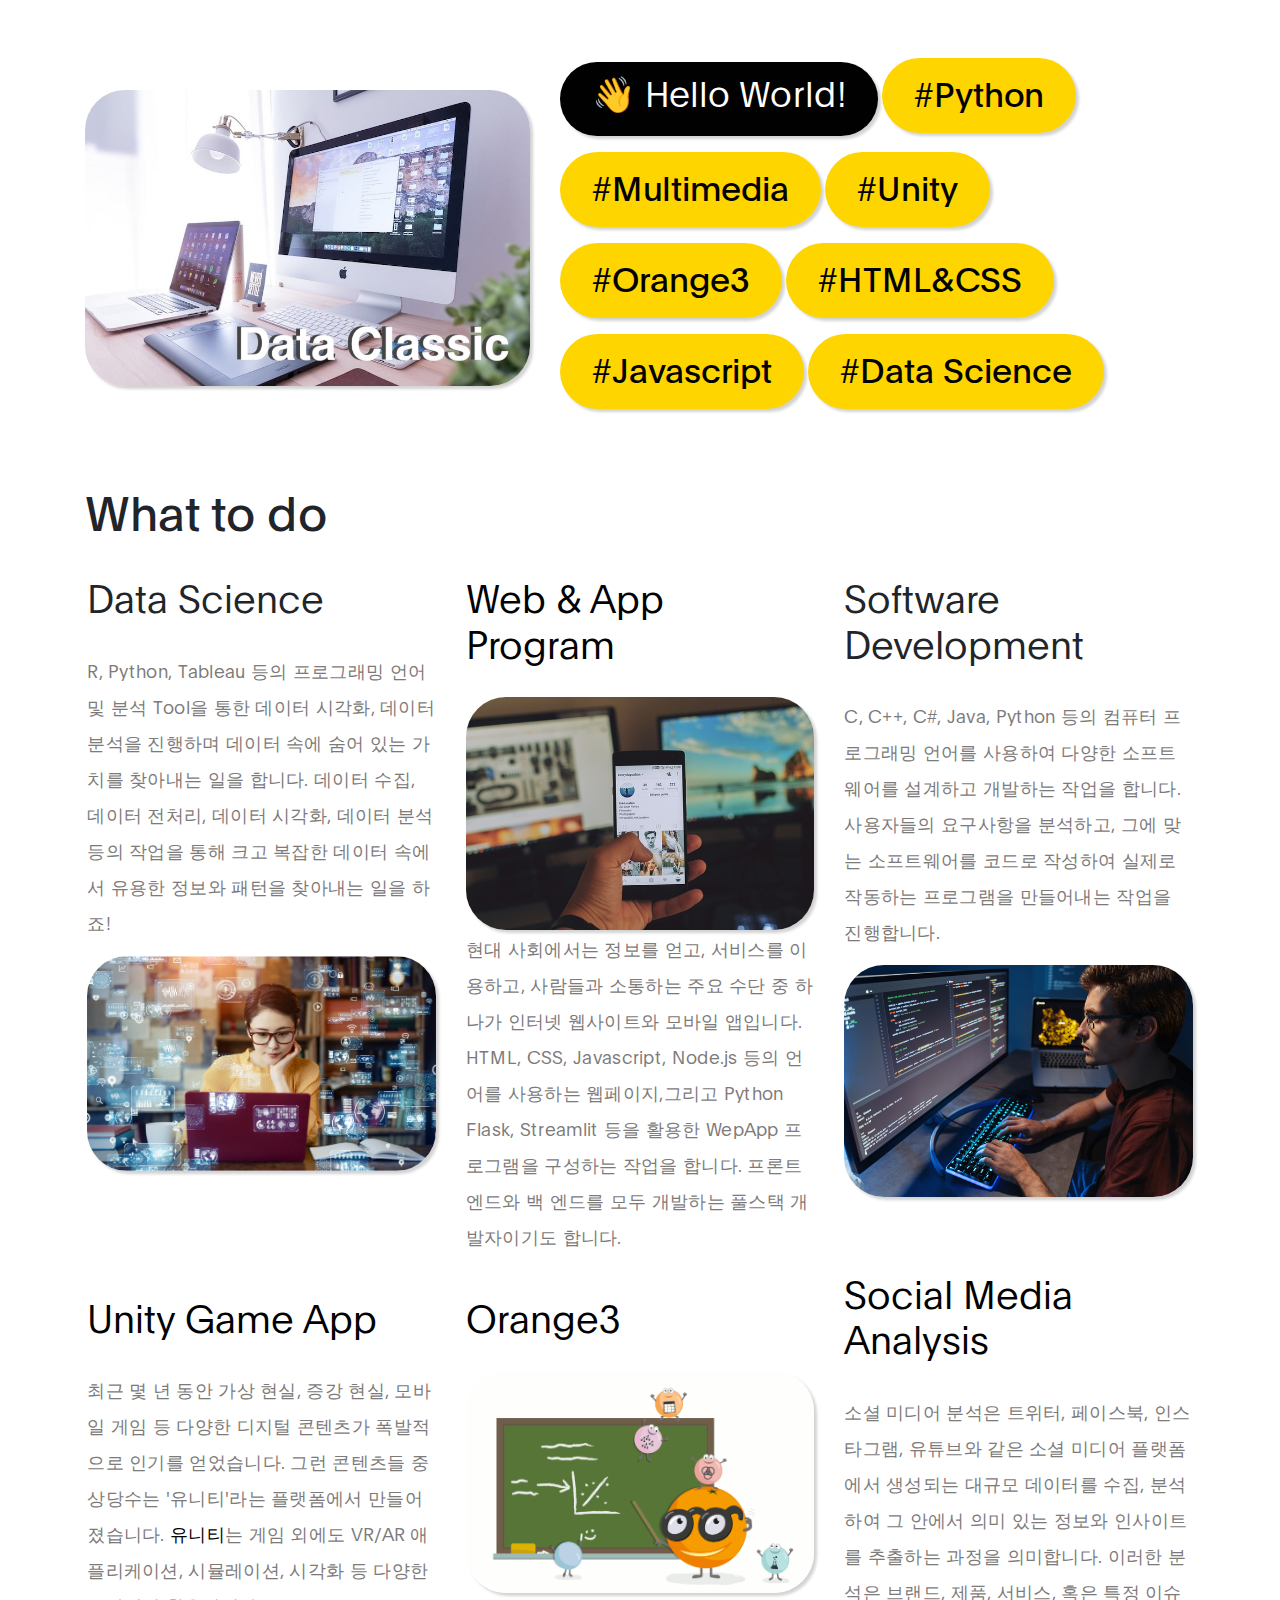
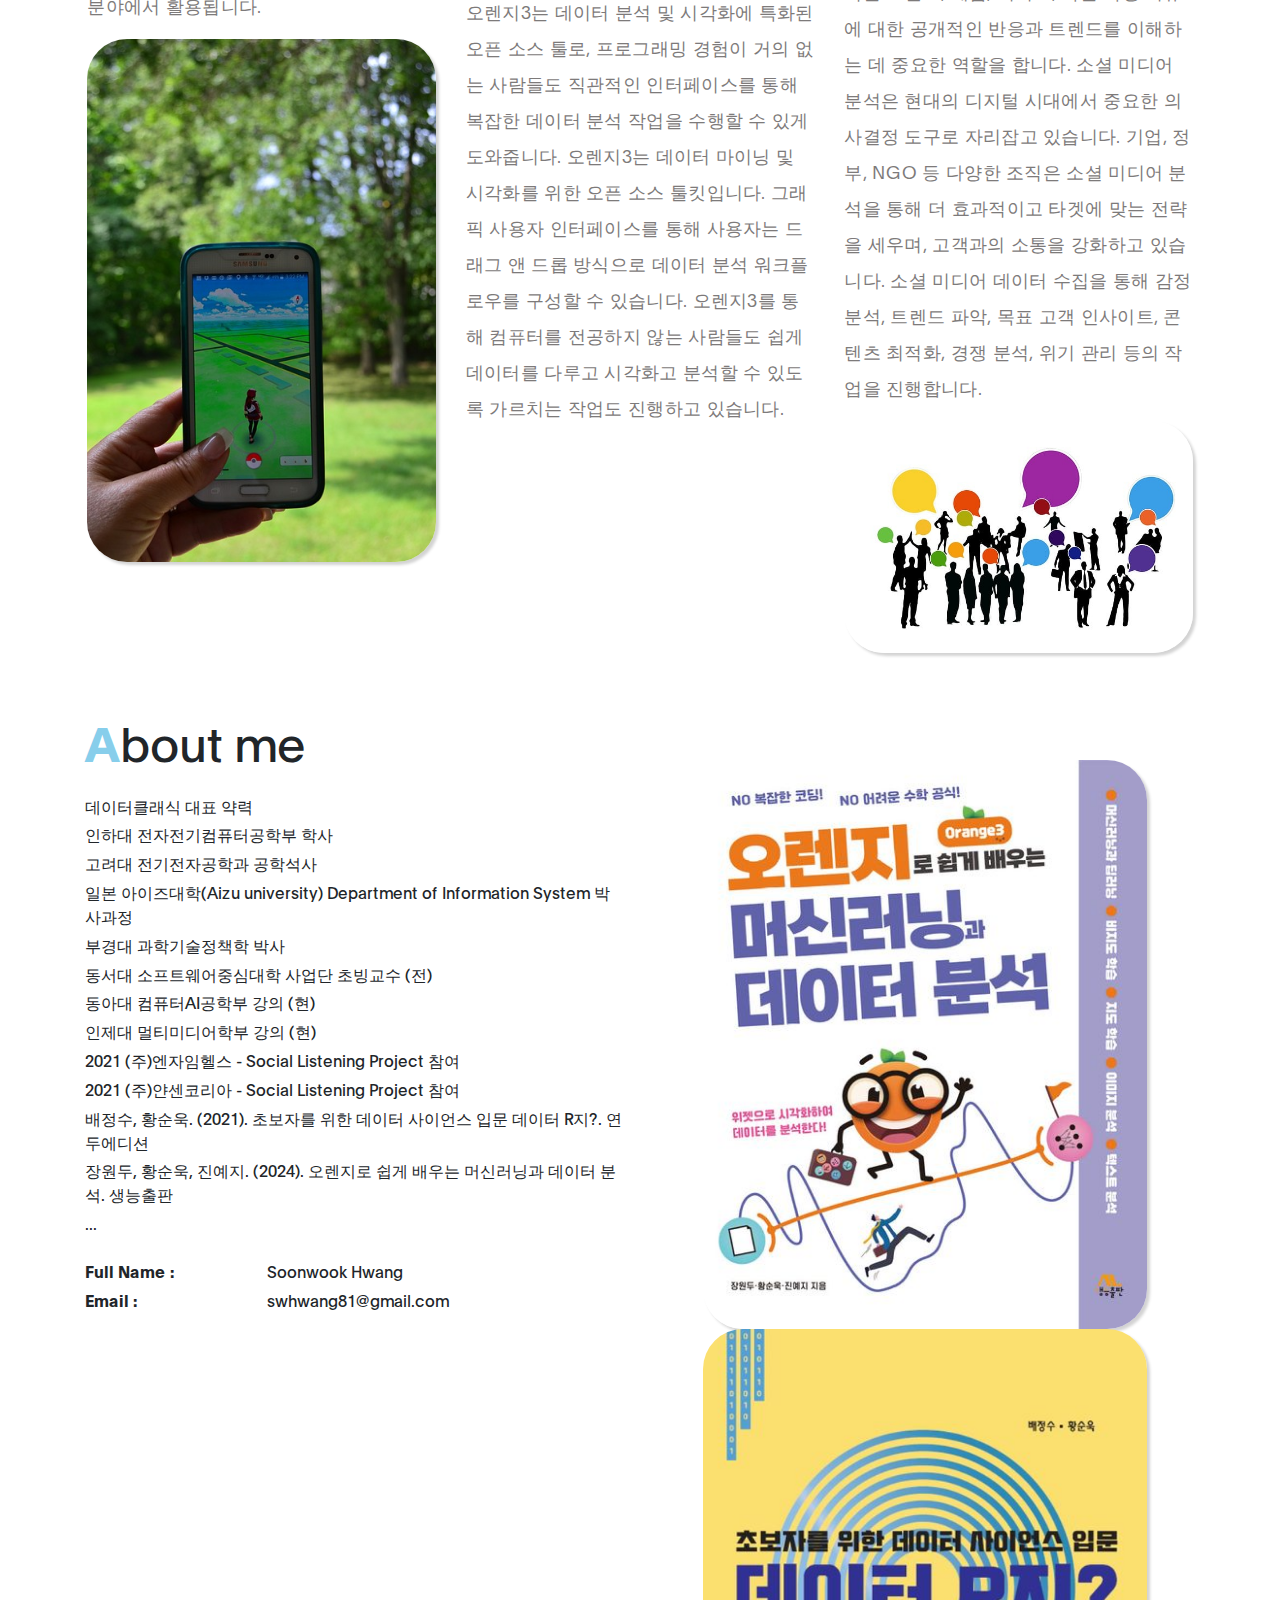
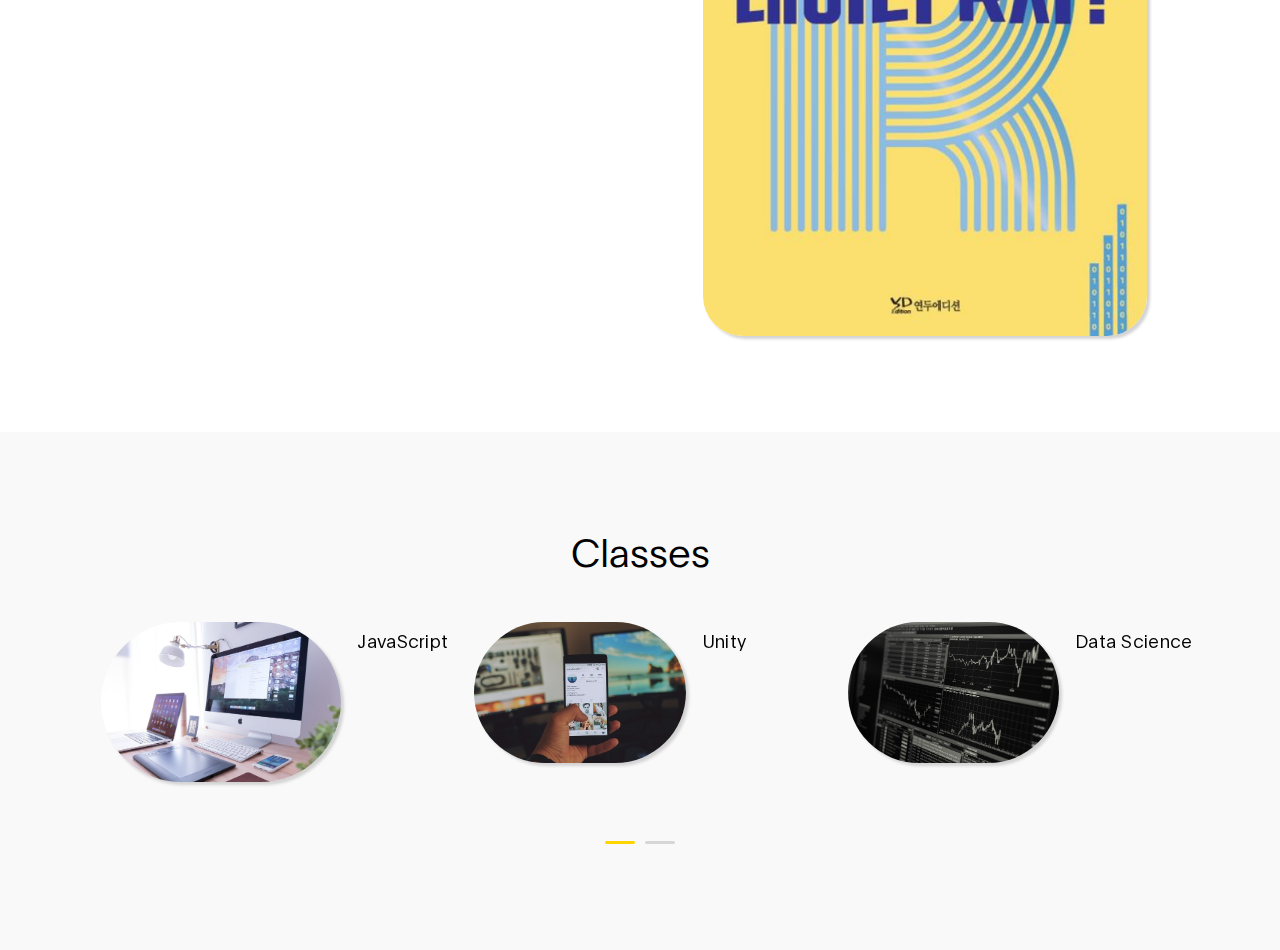
<file: index.html>
<!DOCTYPE html>
<html lang="en">
<head>

     <title>Data Classic</title>

     <meta charset="UTF-8">
     <meta http-equiv="X-UA-Compatible" content="IE=Edge">
     <meta name="description" content="">
     <meta name="keywords" content="">
     <meta name="author" content="Tooplate">
     <meta name="viewport" content="width=device-width, initial-scale=1, maximum-scale=1">

     <link rel="stylesheet" href="css/bootstrap.min.css">
     <link rel="stylesheet" href="css/all.min.css">
     <link rel="stylesheet" href="css/owl.carousel.min.css">
     <link rel="stylesheet" href="css/owl.theme.default.min.css">

     <!-- MAIN CSS -->
     <link rel="stylesheet" href="css/tooplate-ben-resume-style.css">
<!--
Tooplate 2120 Ben Resume
https://www.tooplate.com/view/2120-ben-resume
-->
 <style>
      img {box-shadow: 3px 3px 3px lightgray;}
 </style>

</head>

<body data-spy="scroll" data-target="#navbarNav" data-offset="50">

    <!-- MENU BAR -->
    <nav class="navbar navbar-expand-lg">
        <div class="container">

            <a class="navbar-brand" href="#">
                Data Classic
            </a>

            <button class="navbar-toggler" type="button" data-toggle="collapse" data-target="#navbarNav" aria-controls="navbarNav" aria-expanded="false" aria-label="Toggle navigation">
                <span class="navbar-toggler-icon"></span>
            </button>

            <div class="collapse navbar-collapse" id="navbarNav">
                <ul class="navbar-nav mx-auto">
                    <li class="nav-item">
                        <a href="#" class="nav-link smoothScroll">Home</a>
                    </li>

                    <li class="nav-item">
                        <a href="#intro" class="nav-link smoothScroll">Introduction</a>
                    </li>

                    <li class="nav-item">
                        <a href="#about" class="nav-link smoothScroll">About Me</a>
                    </li>

                   

               
                </ul>

             
            </div>

        </div>
    </nav>


    <!-- HERO -->
    <section class="hero d-flex flex-column justify-content-center align-items-center">
         <div class="container">
            
            <div class="row" style="margin-top:30px;padding-top:20px;">

                  <div class="mx-auto col-lg-5 col-md-5 col-10" >
                    
                      <img src="images/testimonials/computer3.jpg" class="about-image img-fluid" style="margin-top:40px;">
                  </div>

                   <div class="d-flex flex-column justify-content-center align-items-center col-lg-7 col-md-7 col-12">
                        <div class="hero-text">

                            <h1 class="hero-title">👋 Hello World!</h1>

                            <a href="python.html" class="email-link">#Python</a>
                            <a href="unity.html" class="email-link">#Multimedia</a>
                             <a href="unity2.html" class="email-link">#Unity</a>
                            <a href="orange.html" class="email-link">#Orange3</a>
                            <a href="htmlcss.html" class="email-link">#HTML&CSS</a>
                            <a href="javascript.html" class="email-link">#Javascript</a>
                            <a href="datascience.html" class="email-link">#Data Science</a>
                           
                          
                        </div>
                    </div>

            </div>
        </div>
    </section>


    <section class="about section-padding" style="margin-top:-80px;">
        <div class="container" id="intro">
            <br><br>
            <h2>What to do</h2>
            
               <div class="row about-third">
            	<div class="col-lg-4 col-md-4 col-12">
                <h3>Data Science</h3>
                <br>
                <p>R, Python, Tableau 등의 프로그래밍 언어 및 분석 Tool을 통한 데이터 시각화, 데이터 분석을 진행하며 데이터 속에 숨어 있는 가치를 찾아내는 일을 합니다.
                데이터 수집, 데이터 전처리, 데이터 시각화, 데이터 분석 등의 작업을 통해 크고 복잡한 데이터 속에서 유용한 정보와 패턴을 찾아내는 일을 하죠!</p>
                <img src="images/testimonials/data.jpg" class="img-fluid about-image" >
                </div>
                <br>
                <div class="col-lg-4 col-md-4 col-12">
                <h3><a href='https://drive.google.com/file/d/1Y9Ijg55-Y3-D9P6-kAEMuvpDD4OPc3M2/view?usp=drive_link'>Web & App Program</a></h3>
                <br>
                <img src="images/testimonials/app.jpg" class="img-fluid about-image">
                <br>
                <p>현대 사회에서는 정보를 얻고, 서비스를 이용하고, 사람들과 소통하는 주요 수단 중 하나가 인터넷 웹사이트와 모바일 앱입니다. 
                  HTML, CSS, Javascript, Node.js 등의 언어를 사용하는 웹페이지,그리고 Python Flask, Streamlit 등을 활용한 WepApp 프로그램을 구성하는 작업을 합니다.
                  프론트 엔드와 백 엔드를 모두 개발하는 풀스택 개발자이기도 합니다.
                </p>
                </div>
                <br>
                <div class="col-lg-4 col-md-4 col-12">
                <h3>Software Development</h3>
                <br>
                <p>C, C++, C#, Java, Python 등의 컴퓨터 프로그래밍 언어를 사용하여 다양한 소프트웨어를 설계하고 개발하는 작업을 합니다. 
                  사용자들의 요구사항을 분석하고, 그에 맞는 소프트웨어를 코드로 작성하여 실제로 작동하는 프로그램을 만들어내는 작업을 진행합니다.
                </p>
                <img src="images/testimonials/coding.jpg" class="img-fluid about-image" >
                </div>
                <br>
                <div class="col-lg-4 col-md-4 col-12">
                <br>
                <h3><a href='http://127.0.0.1:5500/unity.html#whattodo'>Unity Game App</a></h3>
                <br>
                <p >최근 몇 년 동안 가상 현실, 증강 현실, 모바일 게임 등 다양한 디지털 콘텐츠가 폭발적으로 인기를 얻었습니다. 그런 콘텐츠들 중 상당수는 '유니티'라는 플랫폼에서 만들어졌습니다.  
                  <a href='https://drive.google.com/file/d/1kdAp47ljf5uyZ5wGEuYvniFfKHRC7Sbi/view?usp=drive_link'>유니티</a>는 게임 외에도 VR/AR 애플리케이션, 시뮬레이션, 시각화 등 다양한 분야에서 활용됩니다.
                </p>
                <img src="images/testimonials/game.jpg" class="img-fluid about-image" >
                </div>
                <br>
                <div class="col-lg-4 col-md-4 col-12">
                <br>
                <h3><a href='https://drive.google.com/file/d/1fcwDlWf0Mrq6IV4mnqCysZEuKx-LEd5G/view?usp=drive_link'>Orange3</a></h3>
                <br>
                <img src="images/testimonials/text-topics.png" class="img-fluid about-image" >
                <p>
                  오렌지3는 데이터 분석 및 시각화에 특화된 오픈 소스 툴로, 프로그래밍 경험이 거의 없는 사람들도 직관적인 인터페이스를 통해 복잡한 데이터 분석 작업을 수행할 수 있게 도와줍니다. 
                오렌지3는 데이터 마이닝 및 시각화를 위한 오픈 소스 툴킷입니다. 그래픽 사용자 인터페이스를 통해 사용자는 드래그 앤 드롭 방식으로 데이터 분석 워크플로우를 구성할 수 있습니다. 오렌지3를 통해 컴퓨터를 전공하지 않는 사람들도 쉽게 데이터를 다루고 시각화고 분석할 수 있도록 가르치는 작업도 진행하고 있습니다.
                </p>
                </div>
                <br>
                <div class="col-lg-4 col-md-4 col-12">
                <h3><a href='https://drive.google.com/file/d/19XRu7mYwzV0YSlEe_cHnfdhnT_kvATyC/view?usp=drive_link'>Social Media Analysis</a></h3>
                <br>
                <p>
                    소셜 미디어 분석은 트위터, 페이스북, 인스타그램, 유튜브와 같은 소셜 미디어 플랫폼에서 생성되는 대규모 데이터를 수집, 분석하여 그 안에서 의미 있는 정보와 인사이트를 추출하는 과정을 의미합니다. 
                    이러한 분석은 브랜드, 제품, 서비스, 혹은 특정 이슈에 대한 공개적인 반응과 트렌드를 이해하는 데 중요한 역할을 합니다.
                    소셜 미디어 분석은 현대의 디지털 시대에서 중요한 의사결정 도구로 자리잡고 있습니다. 기업, 정부, NGO 등 다양한 조직은 소셜 미디어 분석을 통해 더 효과적이고 타겟에 맞는 전략을 세우며, 고객과의 소통을 강화하고 있습니다.
                    소셜 미디어 데이터 수집을 통해 감정분석, 트렌드 파악, 목표 고객 인사이트, 콘텐츠 최적화, 경쟁 분석, 위기 관리 등의 작업을 진행합니다.
                </p>
                <img src="images/testimonials/media.jpg" class="img-fluid about-image" >
                </div>
            </div>
            
            <br>
            <div class="row" id="about">

                <div class="col-lg-6 col-md-6 col-12">
                    <h2 class="mb-4"><b style="color:skyblue">A</b>bout me</h2>
                    <ul class="profile-list list-unstyled">
                     <li> 데이터클래식 대표 약력 </li>
                     <li>인하대 전자전기컴퓨터공학부 학사</li>
                     <li>고려대 전기전자공학과 공학석사</li>
                     <li>일본 아이즈대학(Aizu university) Department of Information System 박사과정</li>
                     <li>부경대 과학기술정책학 박사</li>
                     <li>동서대 소프트웨어중심대학 사업단 초빙교수 (전)</li>
                     <li>동아대 컴퓨터AI공학부 강의 (현)</li>
                     <li>인제대 멀티미디어학부 강의 (현)</li>
                    <li>2021 (주)엔자임헬스 - Social Listening Project 참여</li>
                    <li>2021 (주)얀센코리아 - Social Listening Project 참여</li>
                    <li>배정수, 황순욱. (2021). 초보자를 위한 데이터 사이언스 입문 데이터 R지?. 연두에디션 </li>
                    <li>장원두, 황순욱, 진예지. (2024). 오렌지로 쉽게 배우는 머신러닝과 데이터 분석. 생능출판</li>
                    <li>...</li>
                    </ul>
                    <ul class="mt-4 mb-5 mb-lg-0 profile-list list-unstyled">
                        <li><strong>Full Name :</strong> Soonwook Hwang </li>
                        <li><strong>Email :</strong> swhwang81@gmail.com</li>
                    </ul>
                </div>
                <div class="col-lg-5 mx-auto col-md-6 col-12">
                    <br><br>
                     <div class="main-book">
                    <a href="https://product.kyobobook.co.kr/detail/S000212228244" target="_blank"><img src="images/orange3.jpeg" class="about-image img-fluid main-book"></a>
                     <a href="https://product.kyobobook.co.kr/detail/S000001919020" target="_blank"><img src="images/r.png" class="about-image img-fluid main-book"></a>
                     </div>
                </div>
            
            </div>


        </div>
    </section>


    <!-- TESTIMONIAL -->
     <section class="testimonials section-padding" id="classes">
          <div class="container">
            
               <div class="row">
               
                    <div class="col-12">
                        <h3 class="mb-5 text-center" style="color:black">Classes</h3>

                        <div class="owl-carousel owl-theme" id="testimonials-carousel">
                            <div class="item">
                                <div class="testimonials-thumb d-flex">
                                    <div class="testimonials-image">
                                        <img src="images/testimonials/computer.jpg" class="img-fluid">
                                    </div>

                                    <div class="testimonials-info">
                                        <p><a href='javascript.html'>JavaScript</a></p>

                                    </div>
                                </div>
                            </div>

                            <div class="item">
                                <div class="testimonials-thumb d-flex">
                                    <div class="testimonials-image">
                                        <img src="images/testimonials/app.jpg" class="img-fluid" >
                                    </div>

                                    <div class="testimonials-info">
                                        <p><a href='unity.html'>Unity</a></p>

                                    </div>
                                </div>
                            </div>

                            <div class="item">
                                <div class="testimonials-thumb d-flex">
                                    <div class="testimonials-image">
                                        <img src="images/testimonials/data1.jpg" class="img-fluid">
                                    </div>

                                    <div class="testimonials-info">
                                        <p><a href='datascience.html'>Data Science</a></p>

                                    </div>
                                </div>
                            </div>
                            <div class="item">
                                <div class="testimonials-thumb d-flex">
                                    <div class="testimonials-image">
                                        <img src="images/testimonials/coding.jpg" class="img-fluid">
                                    </div>

                                    <div class="testimonials-info">
                                        <p><a href='python.html'>Python</a></p>

                                    </div>
                                </div>
                            </div>
                            <div class="item">
                                <div class="testimonials-thumb d-flex">
                                    <div class="testimonials-image">
                                        <img src="images/testimonials/coffee.jpg" class="img-fluid">
                                    </div>

                                    <div class="testimonials-info">
                                        <p><a href='whycoding.html'>Why Coding</a></p>

                                    </div>
                                </div>
                            </div>

                        </div>
                 
                    </div>
              
               </div>
          </div>
     </section>


    
   
     <!-- SCRIPTS -->
     <script src="js/jquery.min.js"></script>
     <script src="js/bootstrap.min.js"></script>
     <script src="js/smoothscroll.js"></script>
     <script src="js/owl.carousel.min.js"></script>
     <script src="js/custom.js"></script>

</body>
</html>
</file>
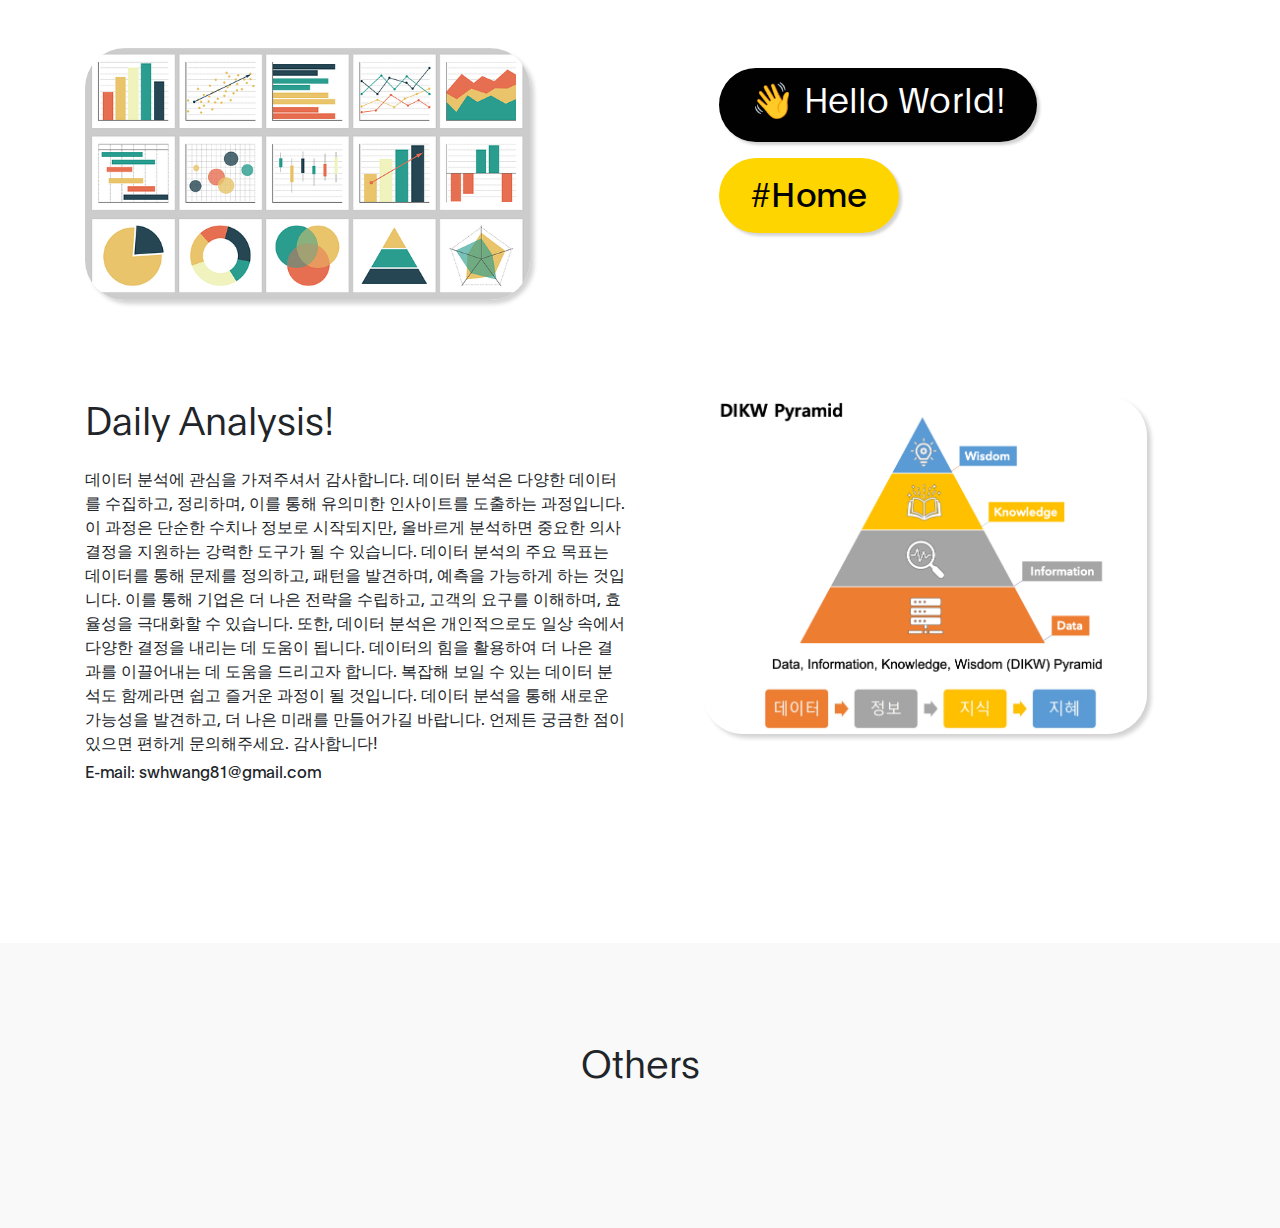
<file: analysis.html>
<!DOCTYPE html>
<html>
<head>
    <title>Analysis</title>
    <meta charset="UTF-8">
    <meta http-equiv="X-UA-Compatible" content="IE=Edge">
    <meta name="description" content="">
    <meta name="keywords" content="">
    <meta name="author" content="Tooplate">
    <meta name="viewport" content="width=device-width, initial-scale=1, maximum-scale=1">

    <link rel="stylesheet" href="css/bootstrap.min.css">
    <link rel="stylesheet" href="css/all.min.css">
    <link rel="stylesheet" href="css/owl.carousel.min.css">
    <link rel="stylesheet" href="css/owl.theme.default.min.css">

    <!-- MAIN CSS -->
    <link rel="stylesheet" href="css/tooplate-ben-resume-style.css">


</head>


<body>


<!-- HERO -->
<section class="hero d-flex flex-column justify-content-center align-items-center" id="intro">

    <div class="container">
       <div class="row">

             <div class="mx-auto col-lg-5 col-md-5 col-10">
                <br><br>
                 <img src="images/testimonials/chart.png" class="about-image img-fluid">
             </div>

              <div class="d-flex flex-column justify-content-center align-items-center col-lg-7 col-md-7 col-12">
                   <div class="hero-text">

                       <h1 class="hero-title">👋 Hello World!</h1>
                       <br>

                       <a href="index.html" class="email-link">#Home</a>
                       
                       

                     
                   </div>
               </div>

       </div>
   </div>
</section>

<section class="about section-padding" id="about">
    <div class="container">
        <div class="row">

            <div class="col-lg-6 col-md-6 col-12">
                <h3 class="mb-4">Daily Analysis!</h3>
                <ul class="profile-list list-unstyled"> 
                 <li>데이터 분석에 관심을 가져주셔서 감사합니다. 데이터 분석은 다양한 데이터를 수집하고, 정리하며, 이를 통해 유의미한 인사이트를 도출하는 과정입니다. 
                     이 과정은 단순한 수치나 정보로 시작되지만, 올바르게 분석하면 중요한 의사결정을 지원하는 강력한 도구가 될 수 있습니다.
                      데이터 분석의 주요 목표는 데이터를 통해 문제를 정의하고, 패턴을 발견하며, 예측을 가능하게 하는 것입니다. 
                     이를 통해 기업은 더 나은 전략을 수립하고, 고객의 요구를 이해하며, 효율성을 극대화할 수 있습니다. 또한, 데이터 분석은 개인적으로도 일상 속에서 다양한 결정을 내리는 데 도움이 됩니다.
                     데이터의 힘을 활용하여 더 나은 결과를 이끌어내는 데 도움을 드리고자 합니다. 
                     복잡해 보일 수 있는 데이터 분석도 함께라면 쉽고 즐거운 과정이 될 것입니다. 
                     데이터 분석을 통해 새로운 가능성을 발견하고, 더 나은 미래를 만들어가길 바랍니다. 
                     언제든 궁금한 점이 있으면 편하게 문의해주세요.

                 감사합니다!</li>
                <li>E-mail: swhwang81@gmail.com</li>
            </div>
            
            <div class="col-lg-5 mx-auto col-md-6 col-12">
                <a href ='https://orangedatamining.com/download/#macos'>
                    <img src="images/testimonials/dikw.png" class="about-image img-fluid" ></a>
            </div>

        </div> 
        <br><br>
        
    
</section>

<!-- TESTIMONIAL -->
<section class="testimonials section-padding" id="testimonials">
    <div class="container">
      
         <div class="row">
         
              <div class="col-12">
                  <h3 class="mb-5 text-center">Others</h3>

                  
           
              </div>
        
         </div>
    </div>
</section>



  <!-- SCRIPTS -->
  <script src="js/jquery.min.js"></script>
  <script src="js/bootstrap.min.js"></script>
  <script src="js/smoothscroll.js"></script>
  <script src="js/owl.carousel.min.js"></script>
  <script src="js/custom.js"></script>

</body>
</html>
</file>
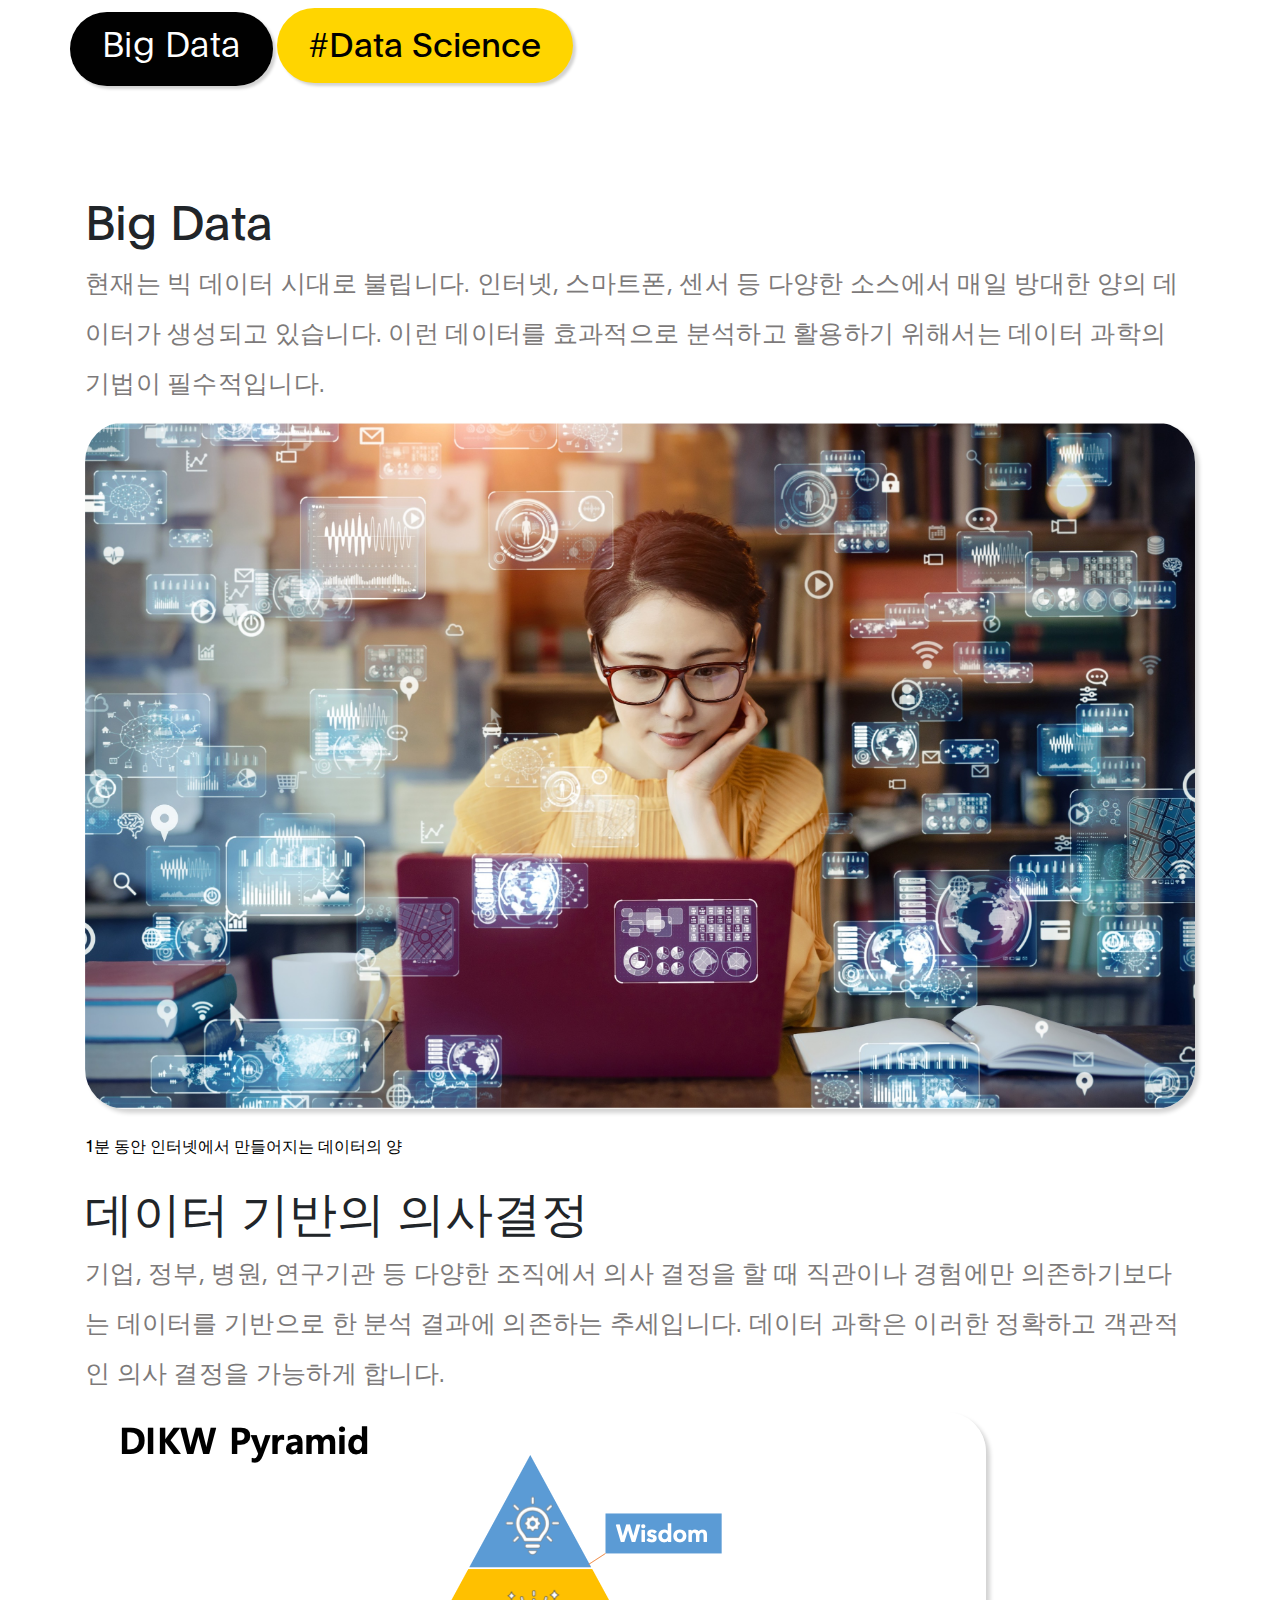
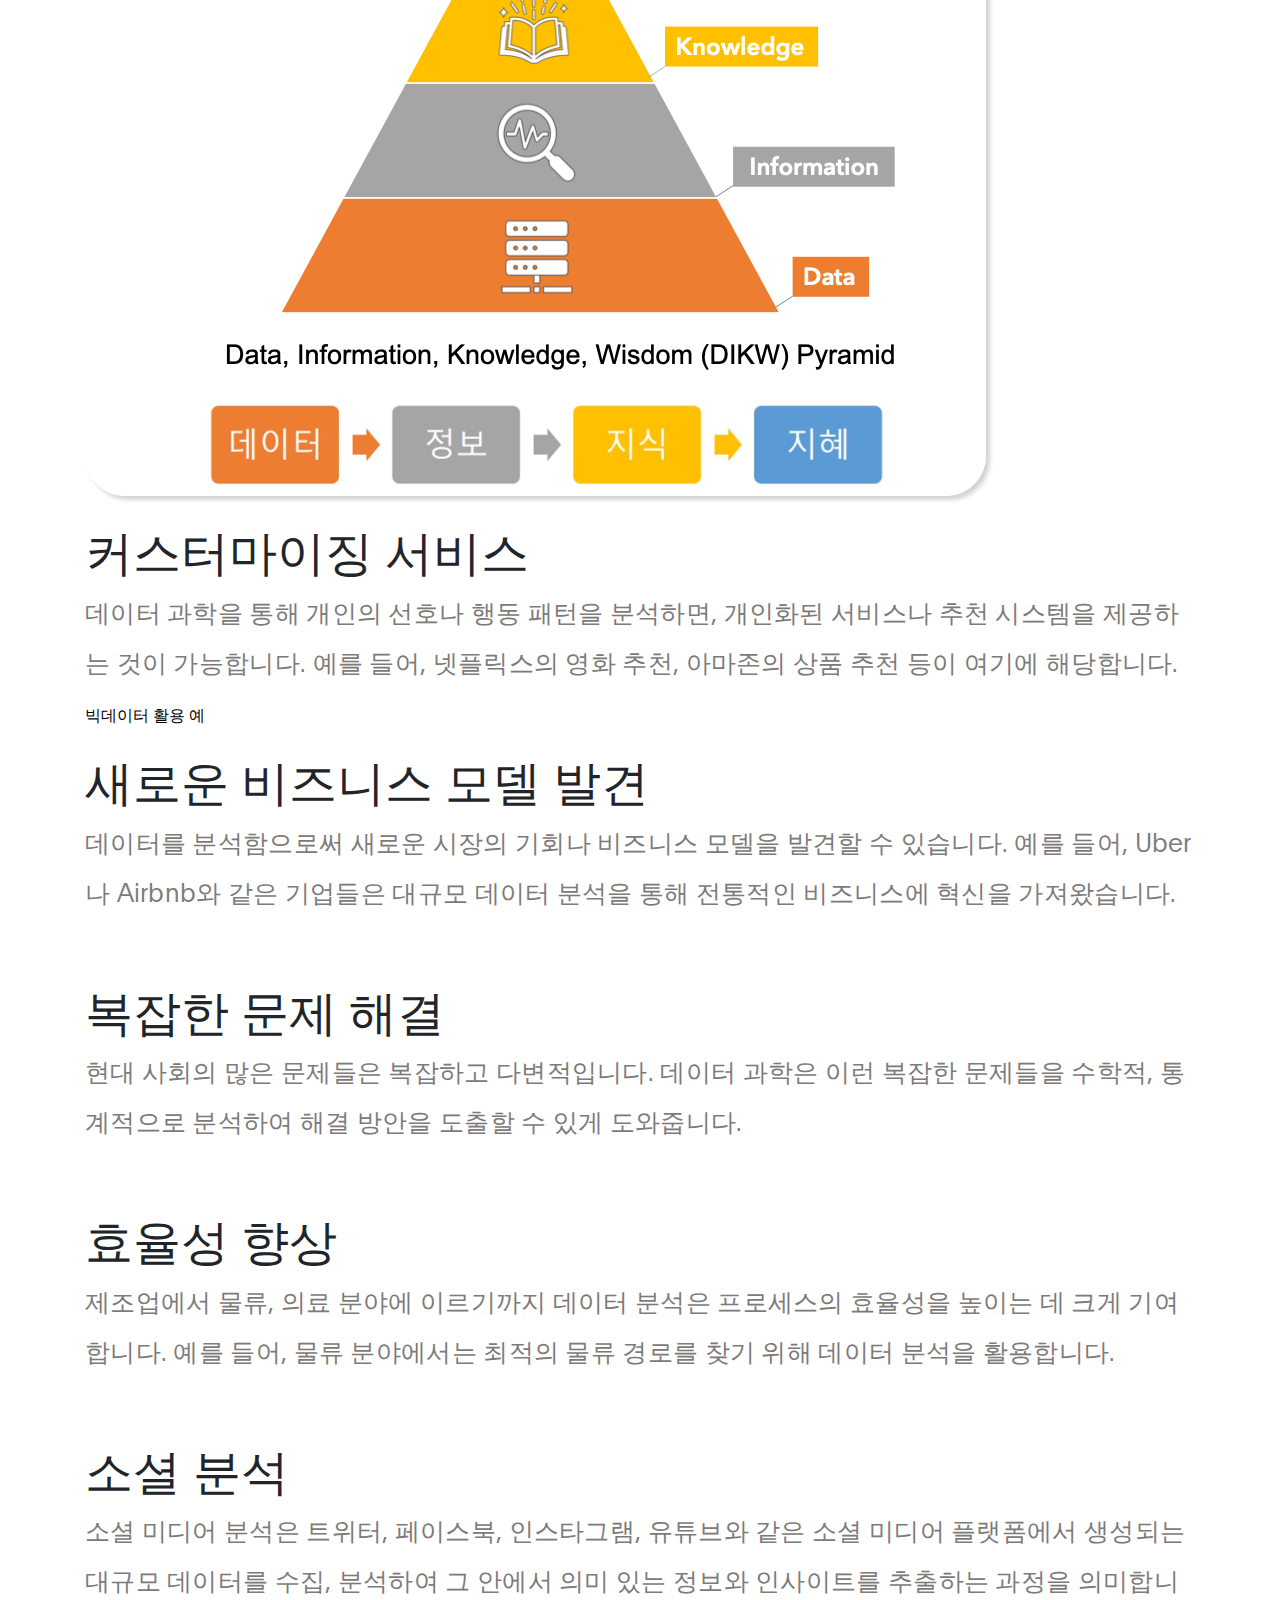
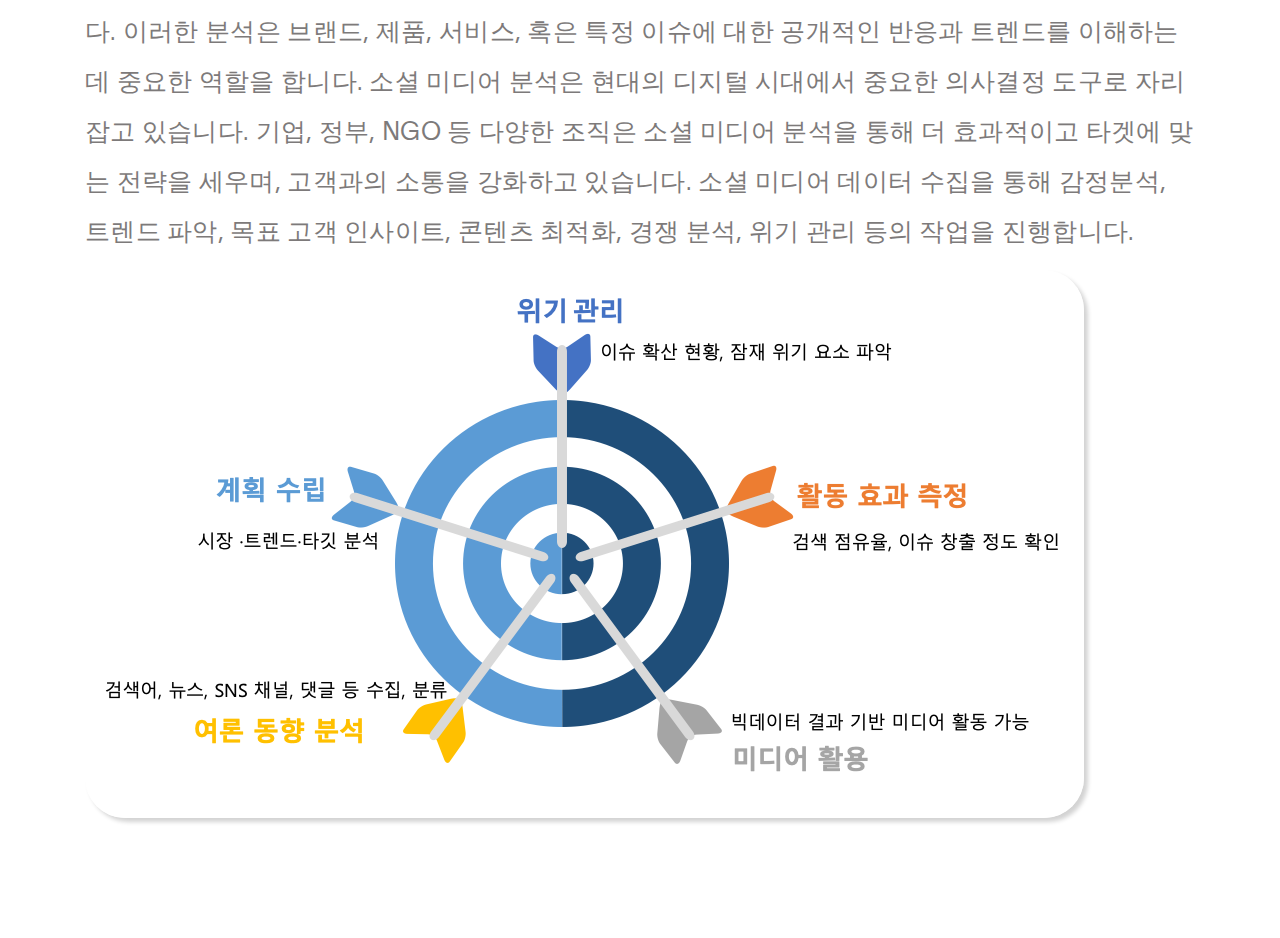
<file: bigdata.html>
<!DOCTYPE html>
<html>
<head>
    <title>빅데이터</title>
    <meta charset="UTF-8">
    <meta http-equiv="X-UA-Compatible" content="IE=Edge">
    <meta name="description" content="">
    <meta name="keywords" content="">
    <meta name="author" content="Tooplate">
    <meta name="viewport" content="width=device-width, initial-scale=1, maximum-scale=1">

    <link rel="stylesheet" href="css/bootstrap.min.css">
    <link rel="stylesheet" href="css/all.min.css">
    <link rel="stylesheet" href="css/owl.carousel.min.css">
    <link rel="stylesheet" href="css/owl.theme.default.min.css">

    <!-- MAIN CSS -->
    <link rel="stylesheet" href="css/tooplate-ben-resume-style.css">


</head>


<body>


<!-- HERO -->
<section class="hero d-flex flex-column justify-content-center align-items-center" id="intro">

    <div class="container">
       <div class="row">       
                   <div class="hero-text">

                       <h1 class="hero-title">Big Data</h1>
                       <a href="datascience.html#data" class="email-link">#Data Science</a>
                       <br>

                   </div>
       </div>
   </div>
</section>

<section class="about section-padding" id="about">
    <div class="container">
    <h2>Big Data</h2>
    <p style="font-size:25px;">현재는 빅 데이터 시대로 불립니다. 인터넷, 스마트폰, 센서 등 다양한 소스에서 매일 방대한 양의 데이터가 생성되고 있습니다. 이런 데이터를 효과적으로 분석하고 활용하기 위해서는 데이터 과학의 기법이 필수적입니다.</p>
    <img src="images/testimonials/data.jpg" class="img-fluid about-image">  
    <br><br>
    <a href ='https://www.visualcapitalist.com/from-amazon-to-zoom-what-happens-in-an-internet-minute-in-2021/'>1분 동안 인터넷에서 만들어지는 데이터의 양</a>  
  
   
    <br><br>
    <h2>데이터 기반의 의사결정</h2>
    <p style="font-size:25px;">기업, 정부, 병원, 연구기관 등 다양한 조직에서 의사 결정을 할 때 직관이나 경험에만 의존하기보다는 데이터를 기반으로 한 분석 결과에 의존하는 추세입니다. 데이터 과학은 이러한 정확하고 객관적인 의사 결정을 가능하게 합니다.</p>
    <img src="images/testimonials/dikw.png" class="img-fluid about-image">  
    <br><br>

    <h2>커스터마이징 서비스</h2>
    <p style="font-size:25px;">데이터 과학을 통해 개인의 선호나 행동 패턴을 분석하면, 개인화된 서비스나 추천 시스템을 제공하는 것이 가능합니다. 예를 들어, 넷플릭스의 영화 추천, 아마존의 상품 추천 등이 여기에 해당합니다.
    </p>
    <a href="https://drive.google.com/file/d/1RcgG4EfxTAopblMxXoxF-3uQxpLGFbs5/view?usp=drive_link">빅데이터 활용 예</a> 
    <br><br>
    

    <h2>새로운 비즈니스 모델 발견</h2>
    <p style="font-size:25px;">데이터를 분석함으로써 새로운 시장의 기회나 비즈니스 모델을 발견할 수 있습니다. 예를 들어, Uber나 Airbnb와 같은 기업들은 대규모 데이터 분석을 통해 전통적인 비즈니스에 혁신을 가져왔습니다.
    </p>
      
    <br><br>

    <h2>복잡한 문제 해결</h2>
    <p style="font-size:25px;">현대 사회의 많은 문제들은 복잡하고 다변적입니다. 데이터 과학은 이런 복잡한 문제들을 수학적, 통계적으로 분석하여 해결 방안을 도출할 수 있게 도와줍니다.
    </p>
      
    <br><br>

    <h2>효율성 향상</h2>
    <p style="font-size:25px;">제조업에서 물류, 의료 분야에 이르기까지 데이터 분석은 프로세스의 효율성을 높이는 데 크게 기여합니다. 예를 들어, 물류 분야에서는 최적의 물류 경로를 찾기 위해 데이터 분석을 활용합니다.
    </p>
      
    <br><br>

    <h2>소셜 분석</h2>
    <p style="font-size:25px;">소셜 미디어 분석은 트위터, 페이스북, 인스타그램, 유튜브와 같은 소셜 미디어 플랫폼에서 생성되는 대규모 데이터를 수집, 분석하여 그 안에서 의미 있는 정보와 인사이트를 추출하는 과정을 의미합니다. 이러한 분석은 브랜드, 제품, 서비스, 혹은 특정 이슈에 대한 공개적인 반응과 트렌드를 이해하는 데 중요한 역할을 합니다. 소셜 미디어 분석은 현대의 디지털 시대에서 중요한 의사결정 도구로 자리잡고 있습니다. 기업, 정부, NGO 등 다양한 조직은 소셜 미디어 분석을 통해 더 효과적이고 타겟에 맞는 전략을 세우며, 고객과의 소통을 강화하고 있습니다. 소셜 미디어 데이터 수집을 통해 감정분석, 트렌드 파악, 목표 고객 인사이트, 콘텐츠 최적화, 경쟁 분석, 위기 관리 등의 작업을 진행합니다.
    </p>
    <img src="images/testimonials/social.jpg" class="img-fluid about-image"> 
    
    <br><br>

</div>

</section>



  <!-- SCRIPTS -->
  <script src="js/jquery.min.js"></script>
  <script src="js/bootstrap.min.js"></script>
  <script src="js/smoothscroll.js"></script>
  <script src="js/owl.carousel.min.js"></script>
  <script src="js/custom.js"></script>

</body>
</html>
</file>
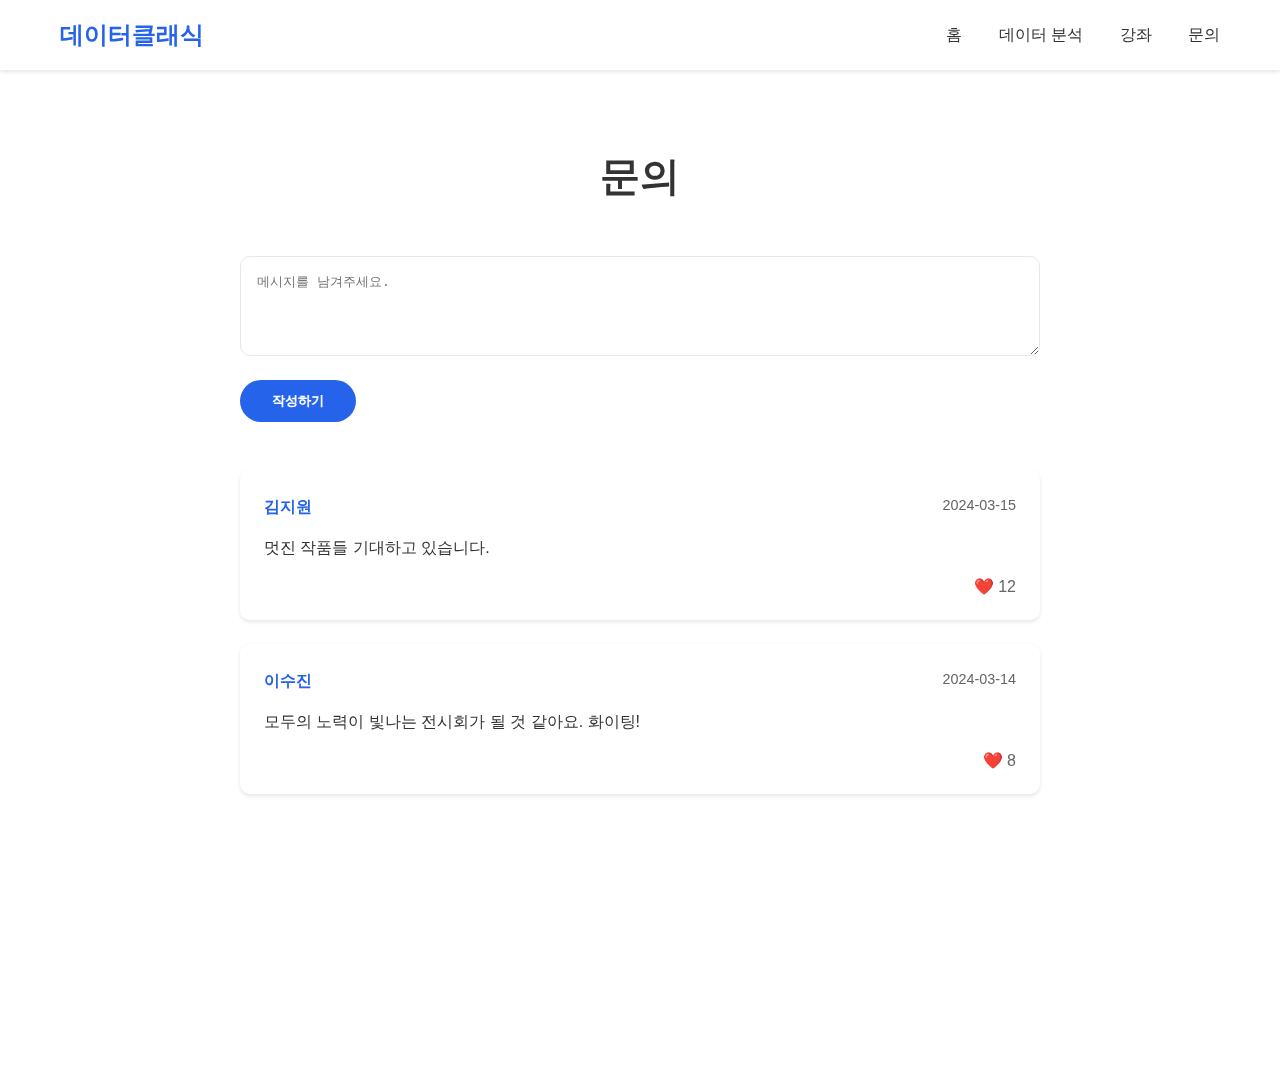
<file: board.html>
<!DOCTYPE html>
<html lang="ko">
<head>
    <meta charset="UTF-8">
    <meta name="viewport" content="width=device-width, initial-scale=1.0">
    <title>응원 게시판 - 인제대학교 멀티미디어학과</title>
    <link rel="stylesheet" href="styles.css">
    <link href="https://unpkg.com/aos@2.3.1/dist/aos.css" rel="stylesheet">
</head>
<body>
    <!-- 네비게이션 바 -->
    <!-- 네비게이션 바 -->
    <nav class="navbar">
        <div class="nav-container">
            <a href="index.html" class="logo">데이터클래식</a>
            <div class="nav-links">
                <a href="index.html">홈</a>
                <a href="index.html#intro">데이터 분석</a>
                <a href="orange.html">강좌</a>
                <a href="board.html">문의</a>
            </div>
        </div>
    </nav>

    <!-- 게시판 섹션 -->
    <section class="board-section">
        <div class="container">
            <h2 data-aos="fade-up">문의</h2>
            <div class="board-content">
                <!-- 댓글 작성 폼 -->
                <form class="comment-form" data-aos="fade-up">
                    <textarea placeholder="메시지를 남겨주세요." required></textarea>
                    <button type="submit">작성하기</button>
                </form>

                <!-- 댓글 목록 -->
                <div class="comments-list">
                    <div class="comment" data-aos="fade-up">
                        <div class="comment-header">
                            <span class="comment-author">김지원</span>
                            <span class="comment-date">2024-03-15</span>
                        </div>
                        <p class="comment-content">멋진 작품들 기대하고 있습니다.</p>
                        <div class="comment-actions">
                            <button class="like-button">❤️ 12</button>
                        </div>
                    </div>

                    <div class="comment" data-aos="fade-up" data-aos-delay="100">
                        <div class="comment-header">
                            <span class="comment-author">이수진</span>
                            <span class="comment-date">2024-03-14</span>
                        </div>
                        <p class="comment-content">모두의 노력이 빛나는 전시회가 될 것 같아요. 화이팅!</p>
                        <div class="comment-actions">
                            <button class="like-button">❤️ 8</button>
                        </div>
                    </div>

                    <div class="comment" data-aos="fade-up" data-aos-delay="200">
                        <div class="comment-header">
                            <span class="comment-author">박민준</span>
                            <span class="comment-date">2024-03-13</span>
                        </div>
                        <p class="comment-content">졸업 전시회를 통해 여러분의 열정과 창의성을 보여주세요!</p>
                        <div class="comment-actions">
                            <button class="like-button">❤️ 15</button>
                        </div>
                    </div>
                </div>
            </div>
        </div>
    </section>

    <script src="https://unpkg.com/aos@2.3.1/dist/aos.js"></script>
    <script src="script.js"></script>
</body>
</html>
</file>
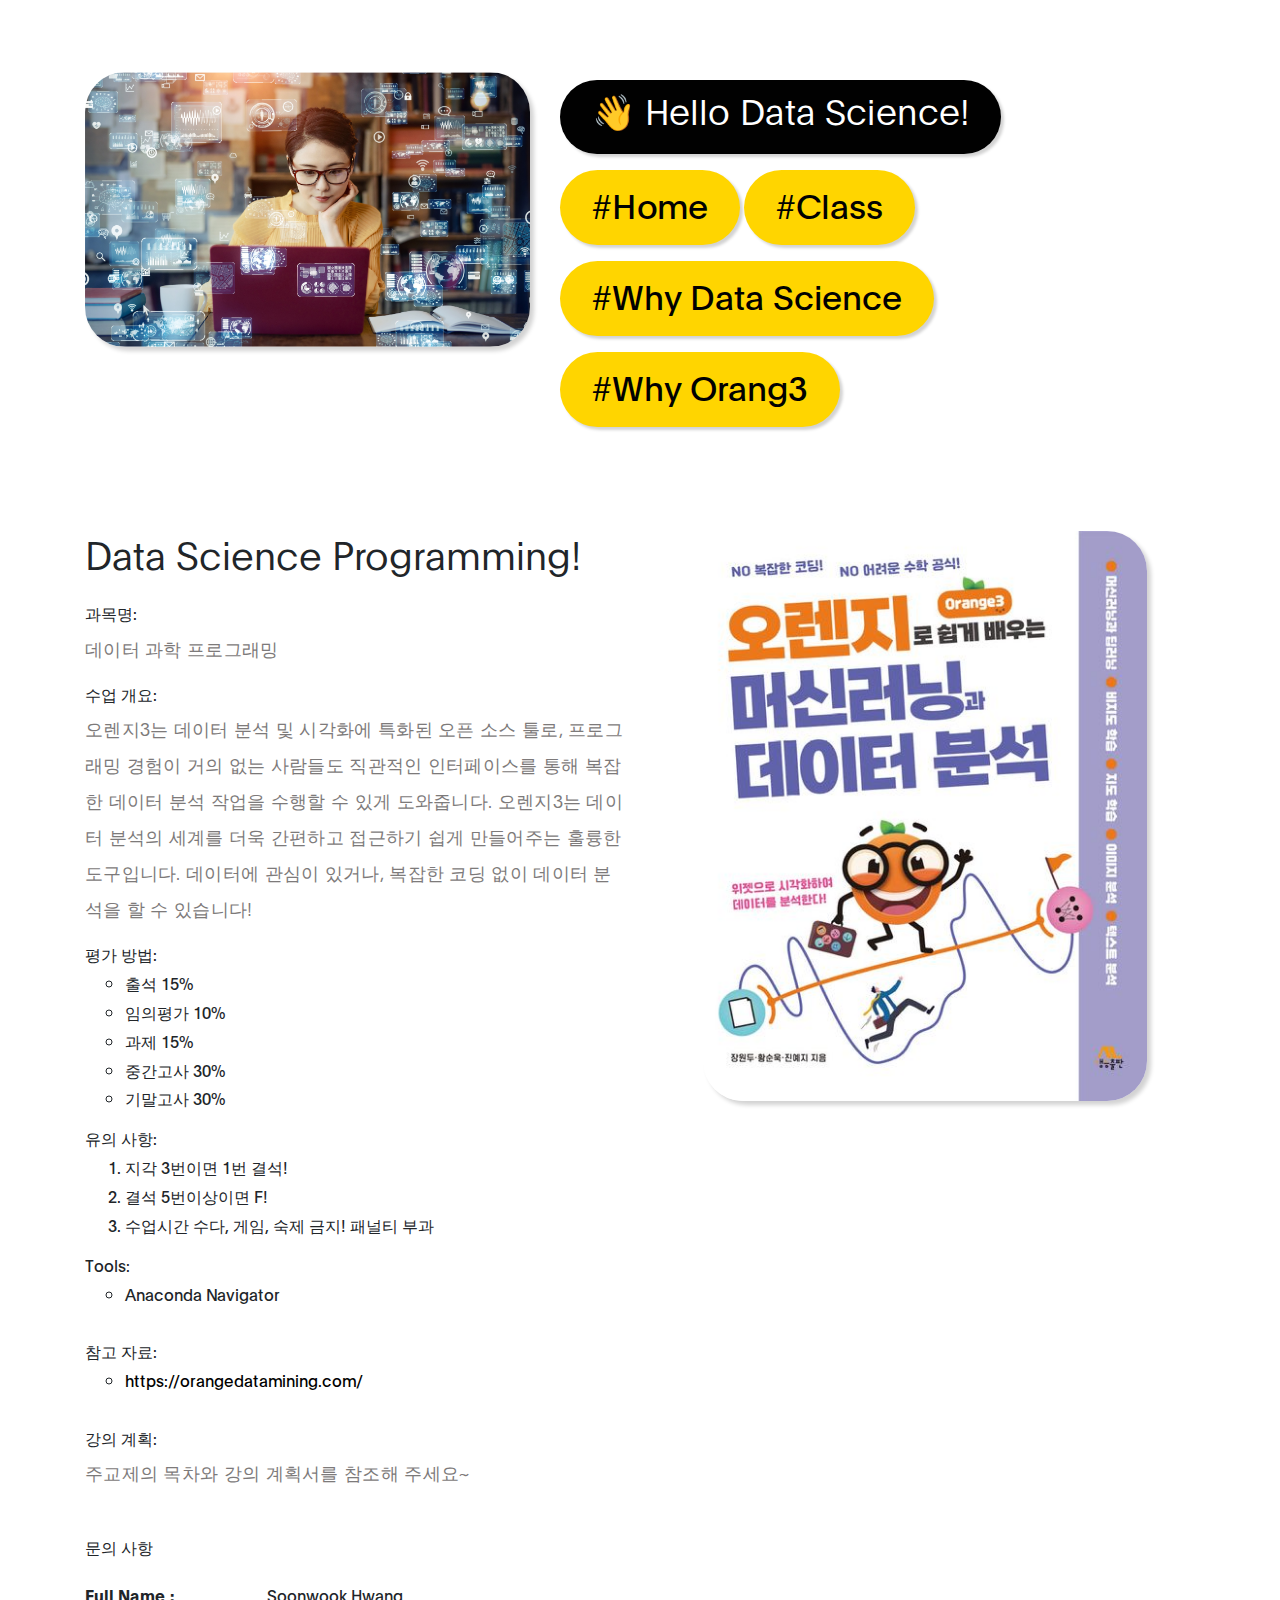
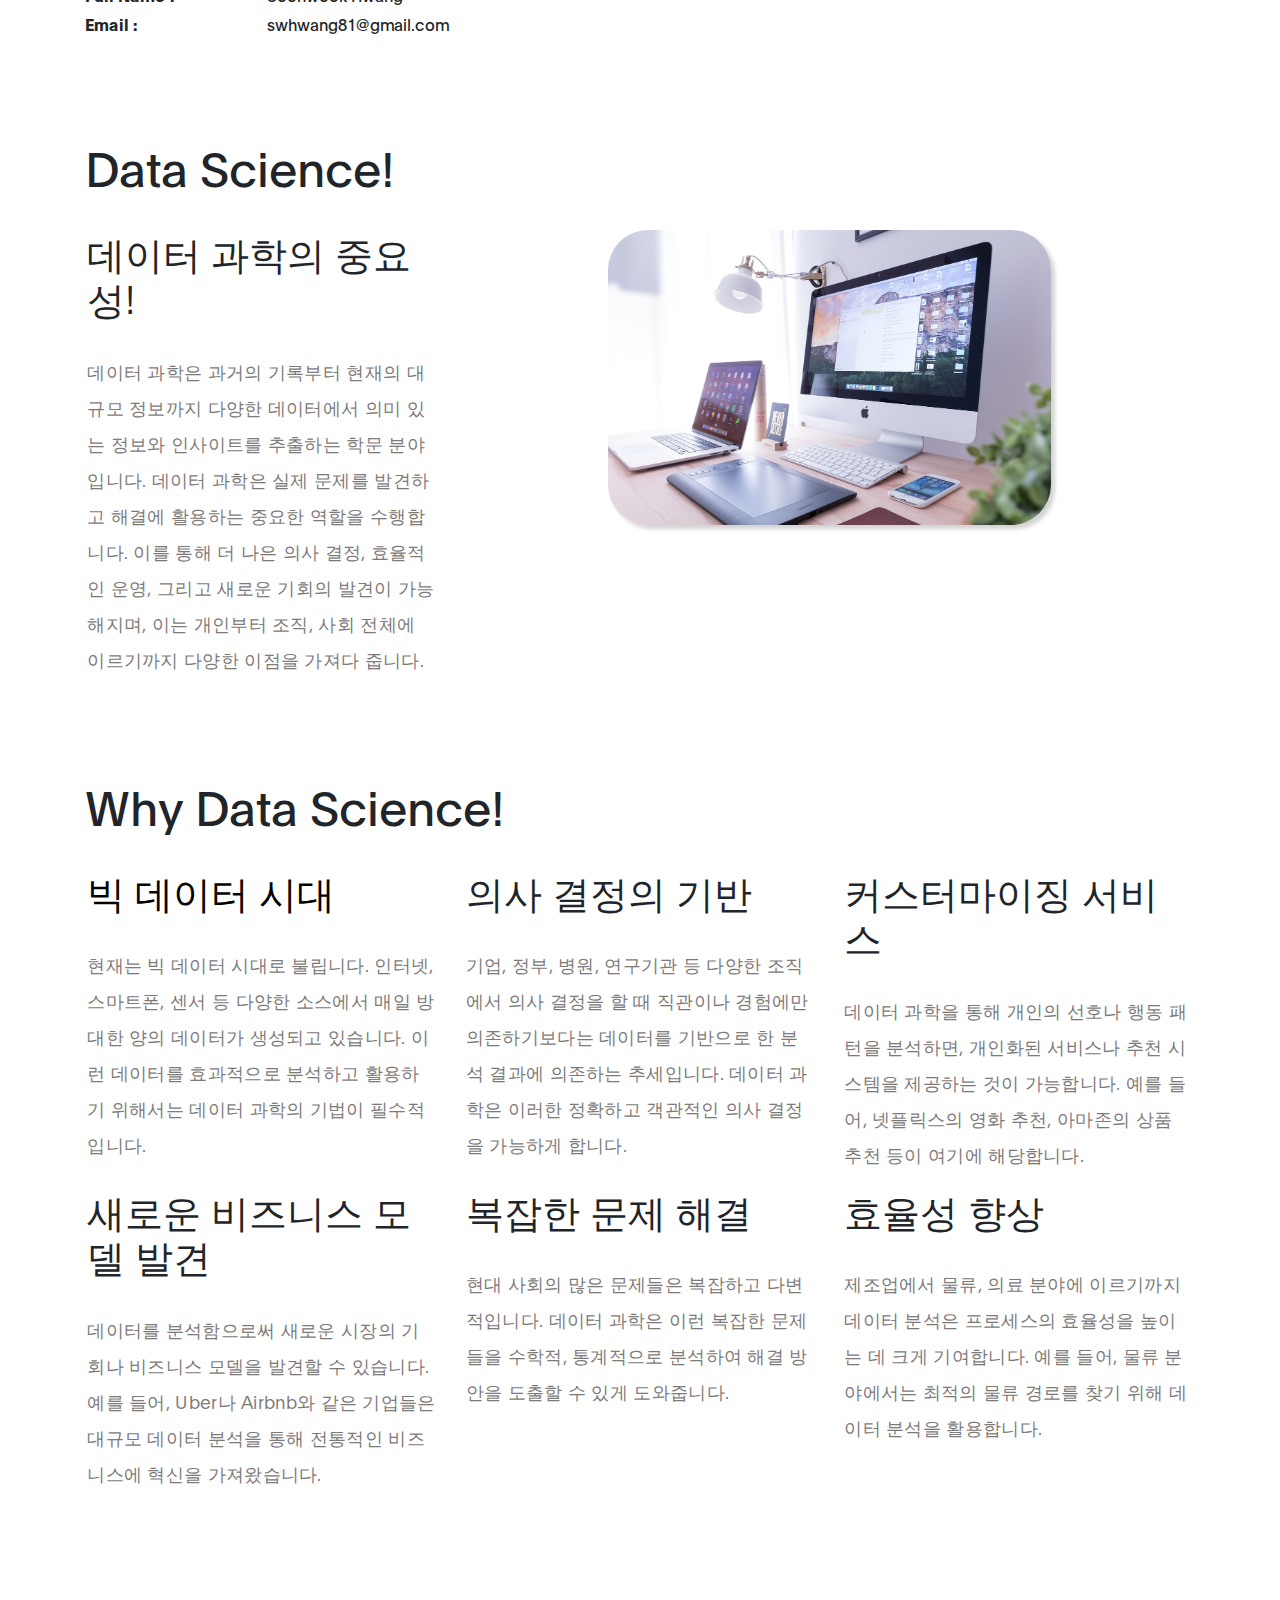
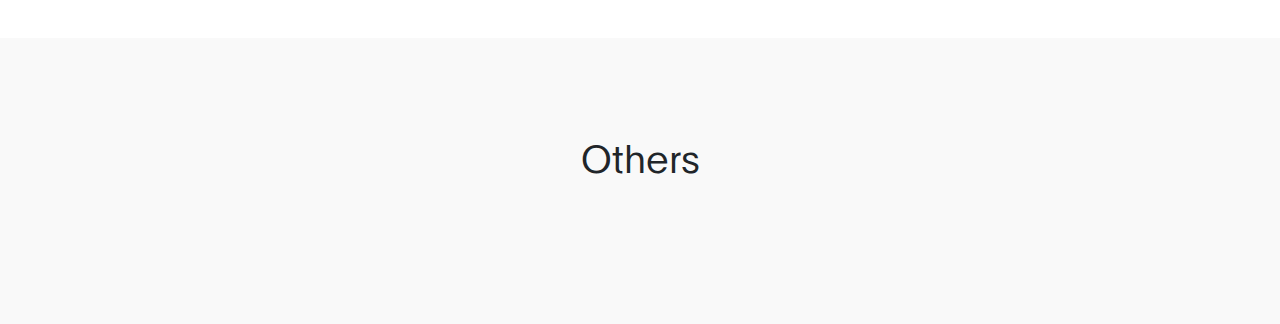
<file: datascience.html>
<!DOCTYPE html>
<html>
<head>
    <title>Data Science</title>
    <meta charset="UTF-8">
    <meta http-equiv="X-UA-Compatible" content="IE=Edge">
    <meta name="description" content="">
    <meta name="keywords" content="">
    <meta name="author" content="Tooplate">
    <meta name="viewport" content="width=device-width, initial-scale=1, maximum-scale=1">

    <link rel="stylesheet" href="css/bootstrap.min.css">
    <link rel="stylesheet" href="css/all.min.css">
    <link rel="stylesheet" href="css/owl.carousel.min.css">
    <link rel="stylesheet" href="css/owl.theme.default.min.css">

    <!-- MAIN CSS -->
    <link rel="stylesheet" href="css/tooplate-ben-resume-style.css">


</head>


<body>


<!-- HERO -->
<section class="hero d-flex flex-column justify-content-center align-items-center" id="intro">
<br><br><br>
    <div class="container">
       <div class="row">

             <div class="mx-auto col-lg-5 col-md-5 col-10">
                 <img src="images/testimonials/data.jpg" class="about-image img-fluid">
             </div>

              <div class="d-flex flex-column justify-content-center align-items-center col-lg-7 col-md-7 col-12">
                   <div class="hero-text">

                       <h1 class="hero-title">👋 Hello Data Science!</h1>
                       <br>

                       <a href="index.html" class="email-link">#Home</a>
                       <a href="#about" class="email-link">#Class</a>
                       <a href="#data" class="email-link">#Why Data Science</a>
                       <a href="orange.html" class="email-link">#Why Orang3</a>
                      

                     
                   </div>
               </div>

       </div>
   </div>
</section>

<section class="about section-padding" id="about">
    <div class="container">
        <div class="row">

            <div class="col-lg-6 col-md-6 col-12">
                <h3 class="mb-4">Data Science Programming!</h3>
                <ul class="profile-list list-unstyled">
                    <li>과목명:</li>
                    <p> 데이터 과학 프로그래밍 </p>
                    <li>수업 개요:</li>
                    <p>오렌지3는 데이터 분석 및 시각화에 특화된 오픈 소스 툴로, 
                        프로그래밍 경험이 거의 없는 사람들도 직관적인 인터페이스를 통해 복잡한 데이터 분석 작업을 수행할 수 있게 도와줍니다.
                        오렌지3는 데이터 분석의 세계를 더욱 간편하고 접근하기 쉽게 만들어주는 훌륭한 도구입니다. 
                        데이터에 관심이 있거나, 복잡한 코딩 없이 데이터 분석을 할 수 있습니다!</p>
                
                <li>평가 방법:</li>
                <ul>
                    <li>출석 15%</li>
                    <li>임의평가 10%</li>
                    <li>과제 15%</li>
                    <li>중간고사 30%</li>
                    <li>기말고사 30%</li>
                </ul>
                <p></p>
                <li>유의 사항:</li>
                <ol>
                    <li>지각 3번이면 1번 결석!</li>
                    <li>결석 5번이상이면 F!</li>
                    <li>수업시간 수다, 게임, 숙제 금지! 패널티 부과 </li>
                    
                </ol>
                <p></p>
                <li>Tools:</li>
                <ul>
                <li>Anaconda Navigator</li>
                </ul>
                <br>
                <li>참고 자료:</li>
                <ul>
                 <li><a href ='https://orangedatamining.com/' target='_blank'>https://orangedatamining.com/  </a></li>
                
                </ul>
                <br>
                 <li>강의 계획:</li>
                 <p>주교제의 목차와 강의 계획서를 참조해 주세요~</p>
                 <br>
                 <li>문의 사항</li>
                </ul>
                <ul class="mt-4 mb-5 mb-lg-0 profile-list list-unstyled">
                    <li><strong>Full Name :</strong> Soonwook Hwang </li>
                    <li><strong>Email :</strong> swhwang81@gmail.com</li>
                </ul>
                <br><br>
            </div>
            
            <div class="col-lg-5 mx-auto col-md-6 col-12">
                <a href ='https://product.kyobobook.co.kr/detail/S000212228244'>
                    <img src="images/orange3.jpeg" class="about-image img-fluid" ></a>
            </div>

        </div>
           <br><br>
            <h2 class="mb-4">Data Science!</h2>
            <div class="row about-third">
                <div class="col-lg-4 col-md-4 col-12">
                <h3 >데이터 과학의 중요성!</h3>
                <br>
                <p>데이터 과학은 과거의 기록부터 현재의 대규모 정보까지 다양한 데이터에서 의미 있는 정보와 인사이트를 추출하는 학문 분야입니다. 
                    데이터 과학은 실제 문제를 발견하고 해결에 활용하는 중요한 역할을 수행합니다. 
                    이를 통해 더 나은 의사 결정, 효율적인 운영, 그리고 새로운 기회의 발견이 가능해지며, 이는 개인부터 조직, 사회 전체에 이르기까지 다양한 이점을 가져다 줍니다.</p>
                </div>
    
            <div class="col-lg-5 mx-auto col-md-6 col-12">
                <a href ='https://www.yes24.com/Product/Goods/96555988'>
                    <img src="images/testimonials/computer.jpg" class="about-image img-fluid" ></a>
            </div>
         </div>

       
           <br><br>
            <h2 class="mb-4" id ="data">Why Data Science!</h2>
            <div class="row about-third">
                <div class="col-lg-4 col-md-4 col-12">
                <h3 ><a href="bigdata.html">빅 데이터 시대</a></h3>
                <br>
                <p>현재는 빅 데이터 시대로 불립니다. 인터넷, 스마트폰, 센서 등 다양한 소스에서 매일 방대한 양의 데이터가 생성되고 있습니다. 이런 데이터를 효과적으로 분석하고 활용하기 위해서는 데이터 과학의 기법이 필수적입니다.</p>
   
               </div>
              
               <br>
                <div class="col-lg-4 col-md-4 col-12">
                <h3 >의사 결정의 기반</h3>
                <br>
                <p>기업, 정부, 병원, 연구기관 등 다양한 조직에서 의사 결정을 할 때 직관이나 경험에만 의존하기보다는 데이터를 기반으로 한 분석 결과에 의존하는 추세입니다. 데이터 과학은 이러한 정확하고 객관적인 의사 결정을 가능하게 합니다.</p>

                </div>
                <br>
                <div class="col-lg-4 col-md-4 col-12">
                <h3 >커스터마이징 서비스</h3>
                <br>
                <p>데이터 과학을 통해 개인의 선호나 행동 패턴을 분석하면, 개인화된 서비스나 추천 시스템을 제공하는 것이 가능합니다. 예를 들어, 넷플릭스의 영화 추천, 아마존의 상품 추천 등이 여기에 해당합니다.</p>
                
                </div>
                <br>
                <div class="col-lg-4 col-md-4 col-12">
                <h3 >새로운 비즈니스 모델 발견</h3>
                <br>
                <p>데이터를 분석함으로써 새로운 시장의 기회나 비즈니스 모델을 발견할 수 있습니다. 예를 들어, Uber나 Airbnb와 같은 기업들은 대규모 데이터 분석을 통해 전통적인 비즈니스에 혁신을 가져왔습니다.
                </p>
                
                </div>
                <br>
                <div class="col-lg-4 col-md-4 col-12">
                <h3 >복잡한 문제 해결</h3>
                <br>
                
                <p>
                    현대 사회의 많은 문제들은 복잡하고 다변적입니다. 데이터 과학은 이런 복잡한 문제들을 수학적, 통계적으로 분석하여 해결 방안을 도출할 수 있게 도와줍니다.
                </p>
                </div>
                <div class="col-lg-4 col-md-4 col-12">
                <h3 >효율성 향상</h3>
                <br>
               
                <p>
                    제조업에서 물류, 의료 분야에 이르기까지 데이터 분석은 프로세스의 효율성을 높이는 데 크게 기여합니다. 예를 들어, 물류 분야에서는 최적의 물류 경로를 찾기 위해 데이터 분석을 활용합니다.
                </div>
            </div>    
             
    </div>
</section>

<!-- TESTIMONIAL -->
<section class="testimonials section-padding" id="testimonials">
    <div class="container">
      
         <div class="row">
         
              <div class="col-12">
                  <h3 class="mb-5 text-center">Others</h3>

                  
           
              </div>
        
         </div>
    </div>
</section>


  <!-- SCRIPTS -->
  <script src="js/jquery.min.js"></script>
  <script src="js/bootstrap.min.js"></script>
  <script src="js/smoothscroll.js"></script>
  <script src="js/owl.carousel.min.js"></script>
  <script src="js/custom.js"></script>

</body>
</html>
</file>
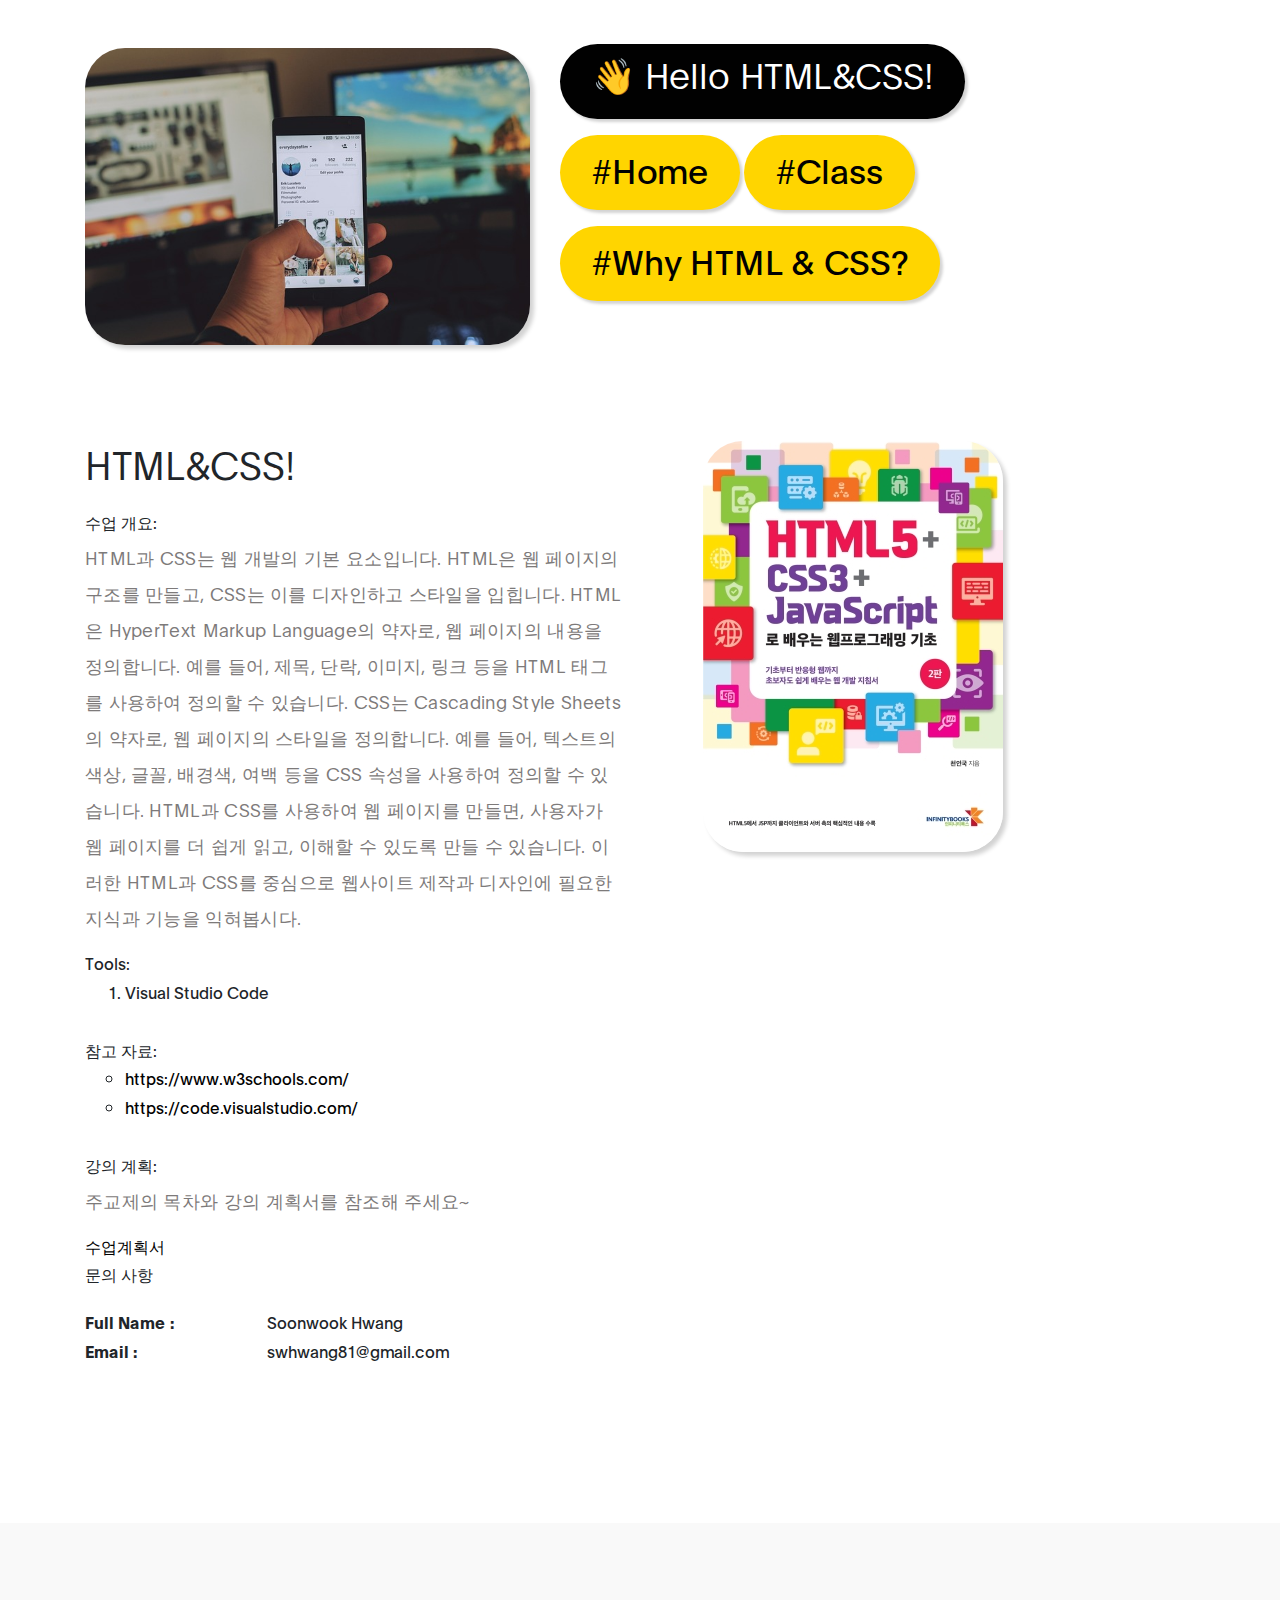
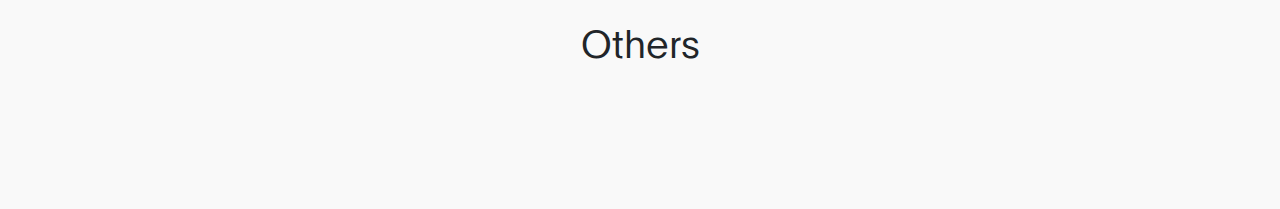
<file: htmlcss.html>
<!DOCTYPE html>
<html>
<head>
    <title>HTML & CSS</title>
    <meta charset="UTF-8">
    <meta http-equiv="X-UA-Compatible" content="IE=Edge">
    <meta name="description" content="">
    <meta name="keywords" content="">
    <meta name="author" content="Tooplate">
    <meta name="viewport" content="width=device-width, initial-scale=1, maximum-scale=1">

    <link rel="stylesheet" href="css/bootstrap.min.css">
    <link rel="stylesheet" href="css/all.min.css">
    <link rel="stylesheet" href="css/owl.carousel.min.css">
    <link rel="stylesheet" href="css/owl.theme.default.min.css">

    <!-- MAIN CSS -->
    <link rel="stylesheet" href="css/tooplate-ben-resume-style.css">


</head>


<body>


<!-- HERO -->
<section class="hero d-flex flex-column justify-content-center align-items-center" id="intro">

    <div class="container">
       <div class="row">

             <div class="mx-auto col-lg-5 col-md-5 col-10">
                <br><br>
                 <img src="images/testimonials/app.jpg" class="about-image img-fluid">
             </div>

              <div class="d-flex flex-column justify-content-center align-items-center col-lg-7 col-md-7 col-12">
                   <div class="hero-text">

                       <h1 class="hero-title">👋 Hello HTML&CSS!</h1>
                       <br>

                       <a href="index.html" class="email-link">#Home</a>
                       <a href="#about" class="email-link">#Class</a>
                       <a href="#whattodo" class="email-link">#Why HTML & CSS?</a>
                       

                     
                   </div>
               </div>

       </div>
   </div>
</section>

<section class="about section-padding" id="about">
    <div class="container">
        <div class="row">

            <div class="col-lg-6 col-md-6 col-12">
                <h3 class="mb-4">HTML&CSS!</h3>
                <ul class="profile-list list-unstyled"> 
                <li>수업 개요:</li>
                <p>HTML과 CSS는 웹 개발의 기본 요소입니다. HTML은 웹 페이지의 구조를 만들고, CSS는 이를 디자인하고 스타일을 입힙니다. 
                    HTML은 HyperText Markup Language의 약자로, 웹 페이지의 내용을 정의합니다. 
                    예를 들어, 제목, 단락, 이미지, 링크 등을 HTML 태그를 사용하여 정의할 수 있습니다. 
                    CSS는 Cascading Style Sheets의 약자로, 웹 페이지의 스타일을 정의합니다. 
                    예를 들어, 텍스트의 색상, 글꼴, 배경색, 여백 등을 CSS 속성을 사용하여 정의할 수 있습니다. 
                    HTML과 CSS를 사용하여 웹 페이지를 만들면, 사용자가 웹 페이지를 더 쉽게 읽고, 이해할 수 있도록 만들 수 있습니다.
                    이러한 HTML과 CSS를 중심으로 웹사이트 제작과 디자인에 필요한 지식과 기능을 익혀봅시다.</p>
                
                <li>Tools:</li>
                <ol>
                <li>Visual Studio Code</li>
                </ol>
                <br>
                <li>참고 자료:</li>
                <ul>
                 <li><a href ='https://www.w3schools.com/' target='_blank'>https://www.w3schools.com/</a></li>
                 <li><a href ='https://code.visualstudio.com/' target='_blank'>https://code.visualstudio.com/</a></li>
                </ul>
                <br>
                <li>강의 계획:</li>
                <p>주교제의 목차와 강의 계획서를 참조해 주세요~</p>
                <a href="https://www.notion.so/3-CSS-096e1a50b91c4fd0bd3b267ecc27d628?pvs=4">수업계획서</a>
                <br>
                <li>문의 사항</li>
                <ul class="mt-4 mb-5 mb-lg-0 profile-list list-unstyled">
                    <li><strong>Full Name :</strong> Soonwook Hwang </li>
                    <li><strong>Email :</strong> swhwang81@gmail.com</li>
                </ul>
            </div>
            
            <div class="col-lg-5 mx-auto col-md-6 col-12">
                <a href ='https://product.kyobobook.co.kr/detail/S000200716955' target="_blank">
                    <img src="images/javascript.jpg" class="about-image img-fluid"></a>
            </div>

        </div> 
        <br><br>
        
    
</section>

<!-- TESTIMONIAL -->
<section class="testimonials section-padding" id="testimonials">
    <div class="container">
      
         <div class="row">
         
              <div class="col-12">
                  <h3 class="mb-5 text-center">Others</h3>

                  
           
              </div>
        
         </div>
    </div>
</section>



  <!-- SCRIPTS -->
  <script src="js/jquery.min.js"></script>
  <script src="js/bootstrap.min.js"></script>
  <script src="js/smoothscroll.js"></script>
  <script src="js/owl.carousel.min.js"></script>
  <script src="js/custom.js"></script>

</body>
</html>
</file>
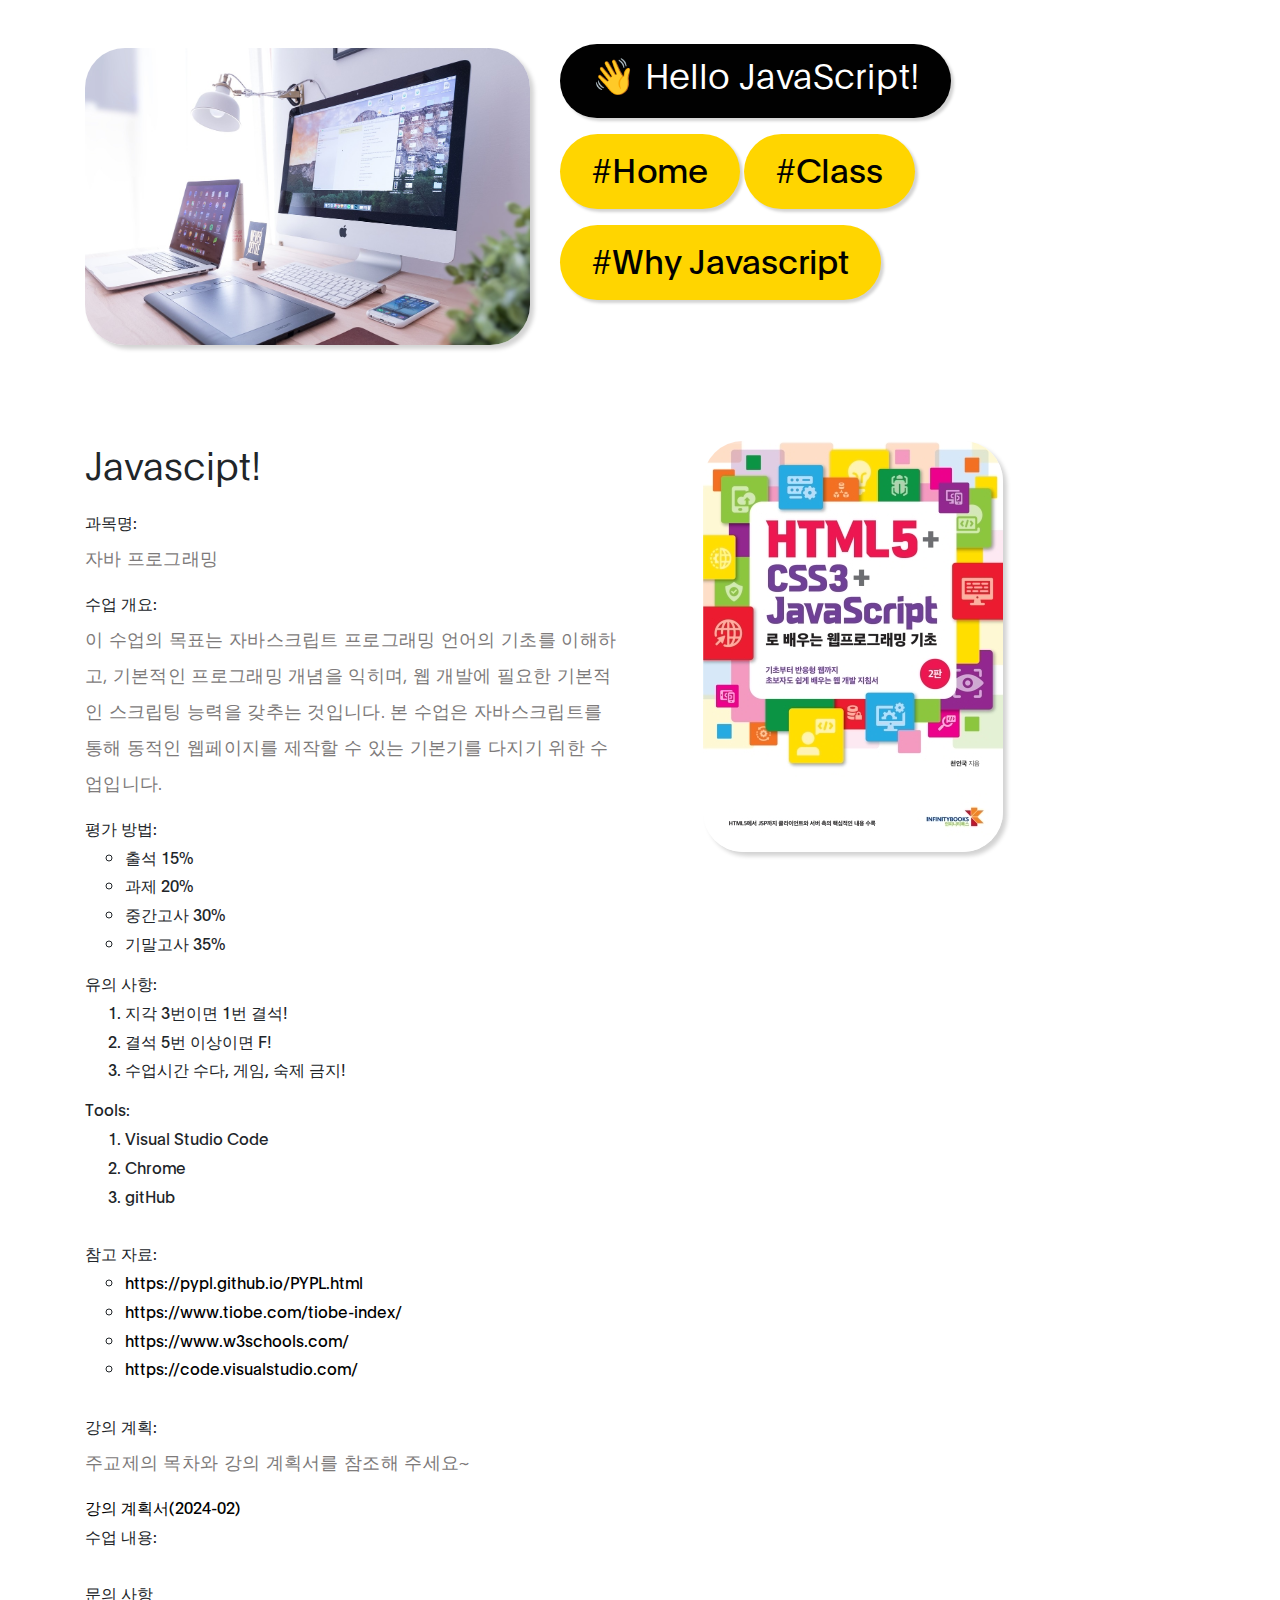
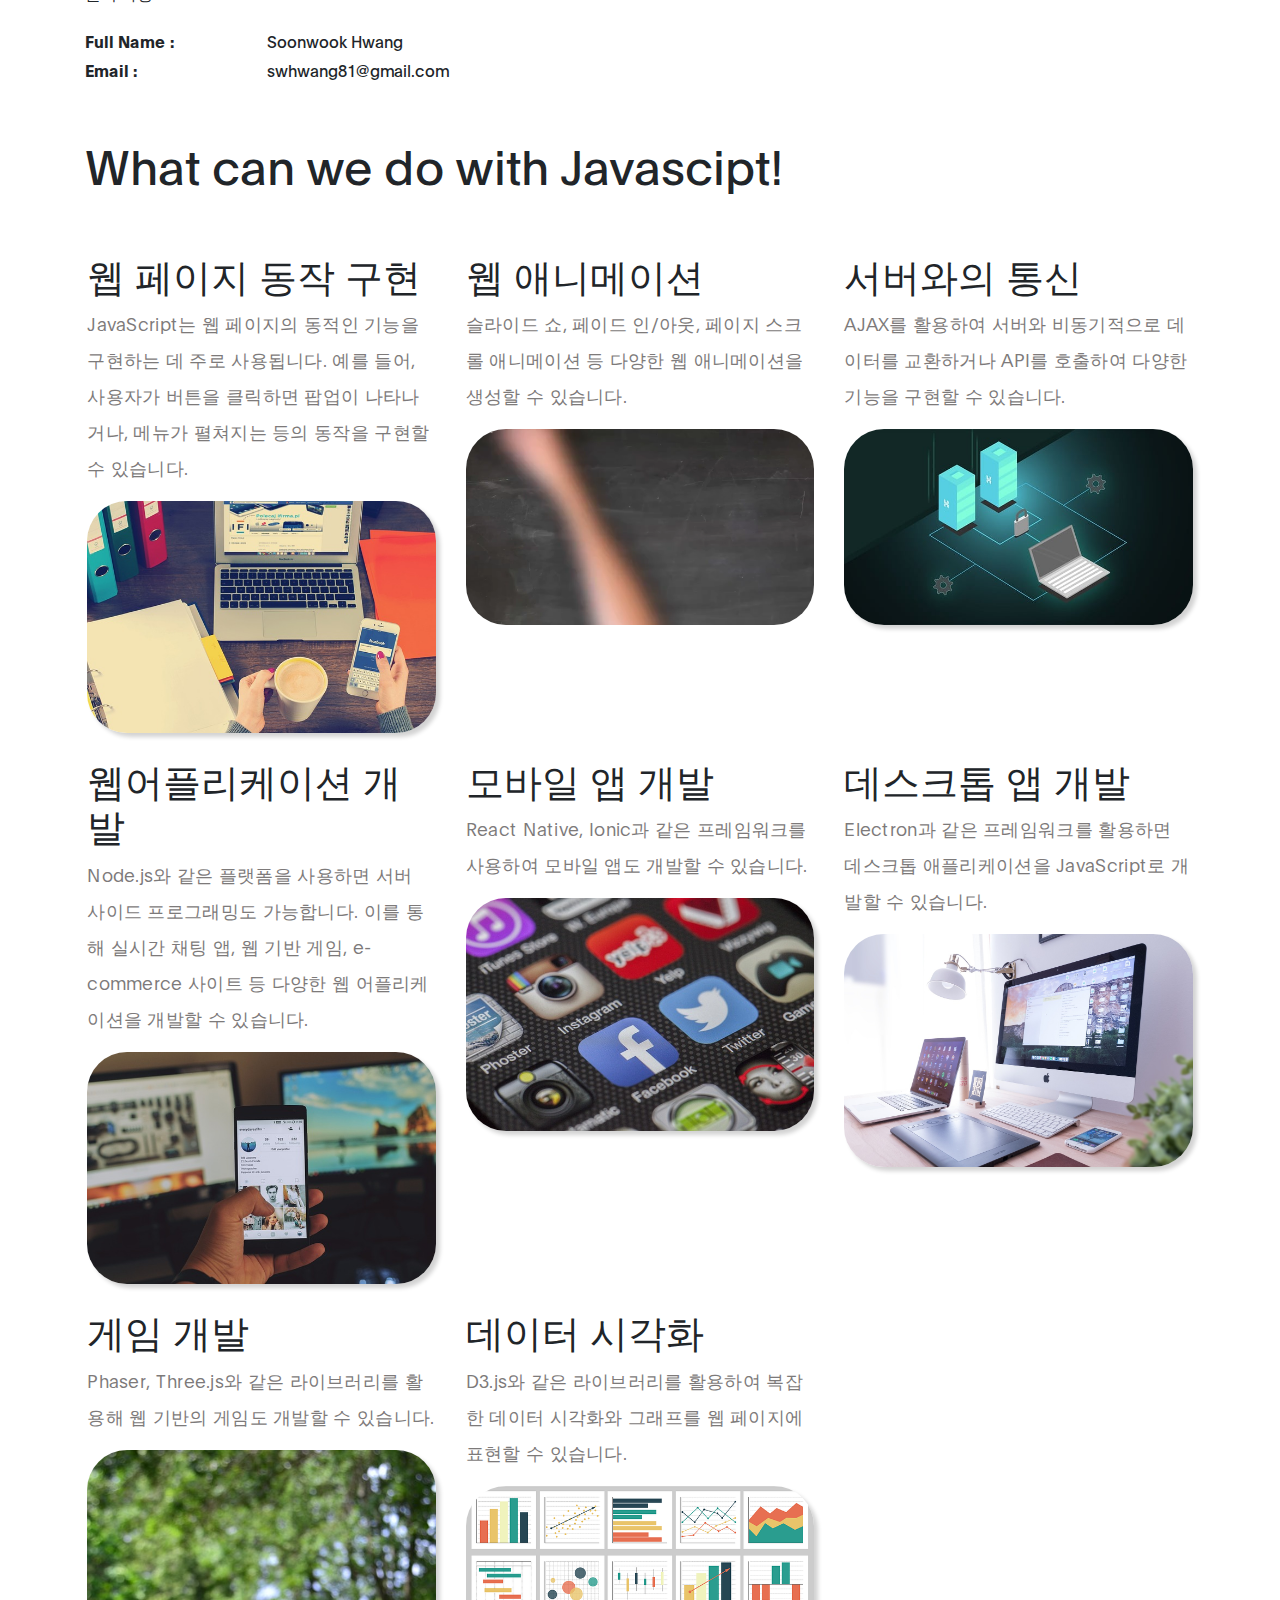
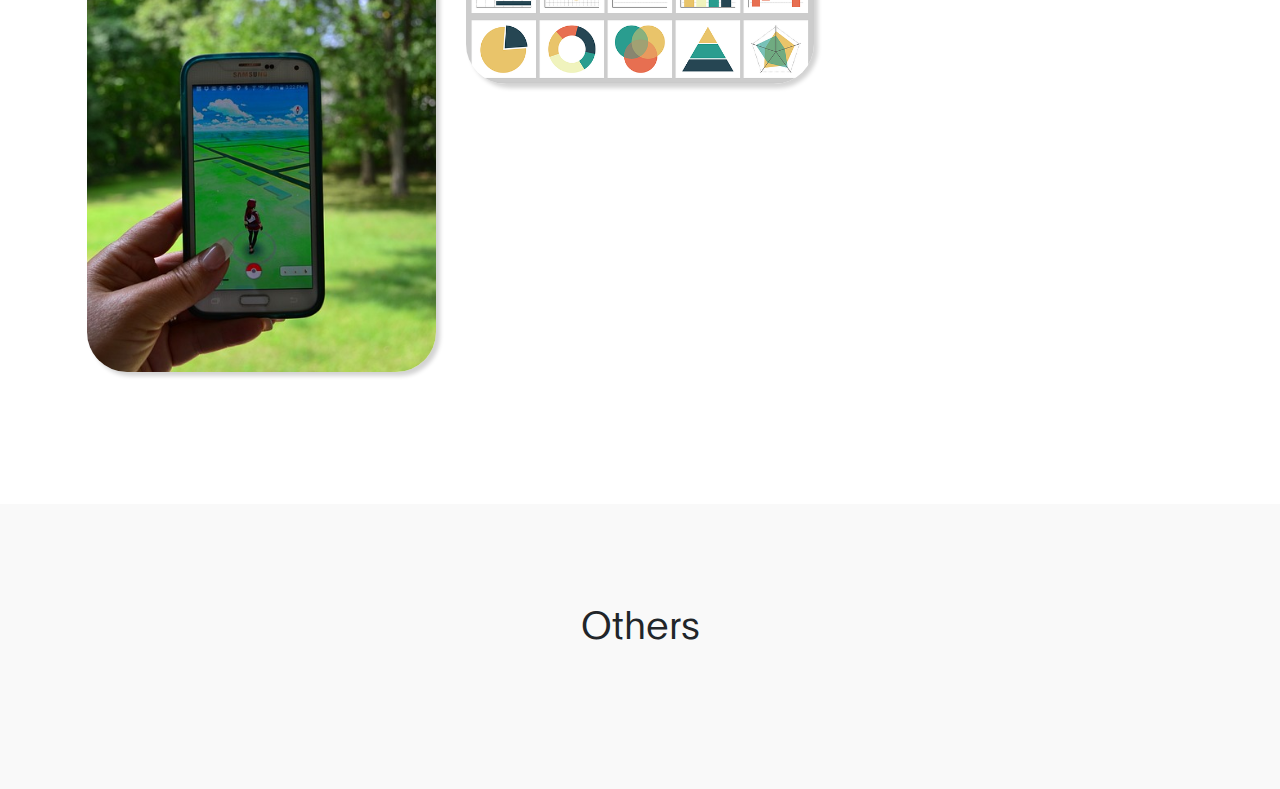
<file: javascript.html>
<!DOCTYPE html>
<html>
<head>
    <title>JavaScript</title>
    <meta charset="UTF-8">
    <meta http-equiv="X-UA-Compatible" content="IE=Edge">
    <meta name="description" content="">
    <meta name="keywords" content="">
    <meta name="author" content="Tooplate">
    <meta name="viewport" content="width=device-width, initial-scale=1, maximum-scale=1">

    <link rel="stylesheet" href="css/bootstrap.min.css">
    <link rel="stylesheet" href="css/all.min.css">
    <link rel="stylesheet" href="css/owl.carousel.min.css">
    <link rel="stylesheet" href="css/owl.theme.default.min.css">

    <!-- MAIN CSS -->
    <link rel="stylesheet" href="css/tooplate-ben-resume-style.css">


</head>


<body>


<!-- HERO -->
<section class="hero d-flex flex-column justify-content-center align-items-center" id="intro">

    <div class="container">
       <div class="row">

             <div class="mx-auto col-lg-5 col-md-5 col-10">
                <br><br>
                 <img src="images/testimonials/computer.jpg" class="about-image img-fluid">
             </div>

              <div class="d-flex flex-column justify-content-center align-items-center col-lg-7 col-md-7 col-12">
                   <div class="hero-text">

                       <h1 class="hero-title">👋 Hello JavaScript!</h1>
                       <br>

                       <a href="index.html" class="email-link">#Home</a>
                       <a href="#about" class="email-link">#Class</a>
                       <a href="#whattodo" class="email-link">#Why Javascript</a>
                      

                     
                   </div>
               </div>

       </div>

       

   </div>
</section>

<section class="about section-padding" id="about">
    <div class="container">
        <div class="row">

            <div class="col-lg-6 col-md-6 col-12">
                <h3 class="mb-4">Javascipt!</h3>
                <ul class="profile-list list-unstyled">
                    <li>과목명:</li>
                    <p> 자바 프로그래밍 </p>
                    <li>수업 개요:</li>
                    <p>이 수업의 목표는 자바스크립트 프로그래밍 언어의 기초를 이해하고, 기본적인 프로그래밍 개념을 익히며, 웹 개발에 필요한 기본적인 스크립팅 능력을 갖추는 것입니다. 
                        본 수업은 자바스크립트를 통해 동적인 웹페이지를 제작할 수 있는 기본기를 다지기 위한 수업입니다. 
                    </p>
                
                
                <li>평가 방법:</li>
                <ul>
                    <li>출석 15%</li>
                    <li>과제 20%</li>
                    <li>중간고사 30%</li>
                    <li>기말고사 35%</li>
                </ul>
                <p></p>
                <li>유의 사항:</li>
                <ol>
                    <li>지각 3번이면 1번 결석!</li>
                    <li>결석 5번 이상이면 F!</li>
                    <li>수업시간 수다, 게임, 숙제 금지! </li>
                    
                </ol>
                <p></p>
                <li>Tools:</li>
                <ol>
                <li>Visual Studio Code</li>
                <li>Chrome</li>
                <li>gitHub</li>
                </ol>
                <br>
                <li>참고 자료:</li>
                <ul>
                 <li><a href ='https://pypl.github.io/PYPL.html ' target='_blank'>https://pypl.github.io/PYPL.html  </a></li>
                 <li><a href ='https://www.tiobe.com/tiobe-index/' target='_blank'>https://www.tiobe.com/tiobe-index/</a></li>
                 <li><a href ='https://www.w3schools.com/' target='_blank'>https://www.w3schools.com/</a></li>
                 <li><a href ='https://code.visualstudio.com/' target='_blank'>https://code.visualstudio.com/</a></li>
                </ul>
                <br>
                 <li>강의 계획:</li>
                 <p>주교제의 목차와 강의 계획서를 참조해 주세요~</p>
                    <a href="https://www.notion.so/d181c2a9b70b42c898e6ad79ef146ea4?pvs=4">강의 계획서(2024-02)</a>
                 <br>

                <li> 수업 내용: </li>
                    <br>
                 <li>문의 사항</li>
                </ul>
                <ul class="mt-4 mb-5 mb-lg-0 profile-list list-unstyled">
                    <li><strong>Full Name :</strong> Soonwook Hwang </li>
                    <li><strong>Email :</strong> swhwang81@gmail.com</li>
                </ul>
            </div>
            
            <div class="col-lg-5 mx-auto col-md-6 col-12">
                <a href ='https://www.infinitybooks.co.kr/product/item.php?it_id=1671423856&search=javascript&page=1&sort1=&sort2'>
                    <img src="images/javascript.jpg" class="about-image img-fluid" ></a>
            </div>

        </div>   
        <br><br>
        <h2 class="mb-4" id ="whattodo">What can we do with Javascipt!</h2>
        <div class="row about-third">
            <div class="col-lg-4 col-md-4 col-12">
            <br>
            <h3 >웹 페이지 동작 구현</h3>
            <p>JavaScript는 웹 페이지의 동적인 기능을 구현하는 데 주로 사용됩니다. 예를 들어, 사용자가 버튼을 클릭하면 팝업이 나타나거나, 메뉴가 펼쳐지는 등의 동작을 구현할 수 있습니다.</p>
            <img src="images/testimonials/web.jpg" class="img-fluid about-image">
           </div>
           
            <div class="col-lg-4 col-md-4 col-12">
            <br>
            <h3 >웹 애니메이션</h3>
            <p>슬라이드 쇼, 페이드 인/아웃, 페이지 스크롤 애니메이션 등 다양한 웹 애니메이션을 생성할 수 있습니다.</p>
            <video src="images/testimonials/ani.mp4" class="img-fluid about-image" autoplay>
            </div>
            <div class="col-lg-4 col-md-4 col-12">
                <br>
            <h3 >서버와의 통신</h3>

            <p>AJAX를 활용하여 서버와 비동기적으로 데이터를 교환하거나 API를 호출하여 다양한 기능을 구현할 수 있습니다.
            </p>
            <img src="images/testimonials/server.jpg" class="img-fluid about-image">
            </div>
            <div class="col-lg-4 col-md-4 col-12">
            <br>
            <h3 >웹어플리케이션 개발</h3>
         
            <p>
                Node.js와 같은 플랫폼을 사용하면 서버 사이드 프로그래밍도 가능합니다. 이를 통해 실시간 채팅 앱, 웹 기반 게임, e-commerce 사이트 등 다양한 웹 어플리케이션을 개발할 수 있습니다.
            </p>
            <img src="images/testimonials/app.jpg" class="img-fluid about-image">
            </div>
            <div class="col-lg-4 col-md-4 col-12">
                <br>
            <h3 >모바일 앱 개발</h3>
           
            <p>
                React Native, Ionic과 같은 프레임워크를 사용하여 모바일 앱도 개발할 수 있습니다.</p>
                <img src="images/testimonials/mobile.jpg" class="img-fluid about-image">
            </div>
            <div class="col-lg-4 col-md-4 col-12">
                <br>
                <h3 >데스크톱 앱 개발</h3>

                <p>
                    Electron과 같은 프레임워크를 활용하면 데스크톱 애플리케이션을 JavaScript로 개발할 수 있습니다.</p>
                    <img src="images/testimonials/computer.jpg" class="img-fluid about-image">
            </div>
            <div class="col-lg-4 col-md-4 col-12">
                <br>
                <h3 >게임 개발</h3>
                
                <p>
                    Phaser, Three.js와 같은 라이브러리를 활용해 웹 기반의 게임도 개발할 수 있습니다.</p>
                    <img src="images/testimonials/game.jpg" class="img-fluid about-image">  
            </div>
            
            <div class="col-lg-4 col-md-4 col-12">
                <br>
                <h3 >데이터 시각화</h3>
                
                <p>
                    D3.js와 같은 라이브러리를 활용하여 복잡한 데이터 시각화와 그래프를 웹 페이지에 표현할 수 있습니다.
                    </p>
                    <img src="images/testimonials/chart.png" class="img-fluid about-image">
            </div>

        </div>
    </div>
</section>


<!-- TESTIMONIAL -->
<section class="testimonials section-padding" id="testimonials">
    <div class="container">
      
         <div class="row">
         
              <div class="col-12">
                  <h3 class="mb-5 text-center">Others</h3>

                  
           
              </div>
        
         </div>
    </div>
</section>


  <!-- SCRIPTS -->
  <script src="js/jquery.min.js"></script>
  <script src="js/bootstrap.min.js"></script>
  <script src="js/smoothscroll.js"></script>
  <script src="js/owl.carousel.min.js"></script>
  <script src="js/custom.js"></script>



</body>
</html>
</file>
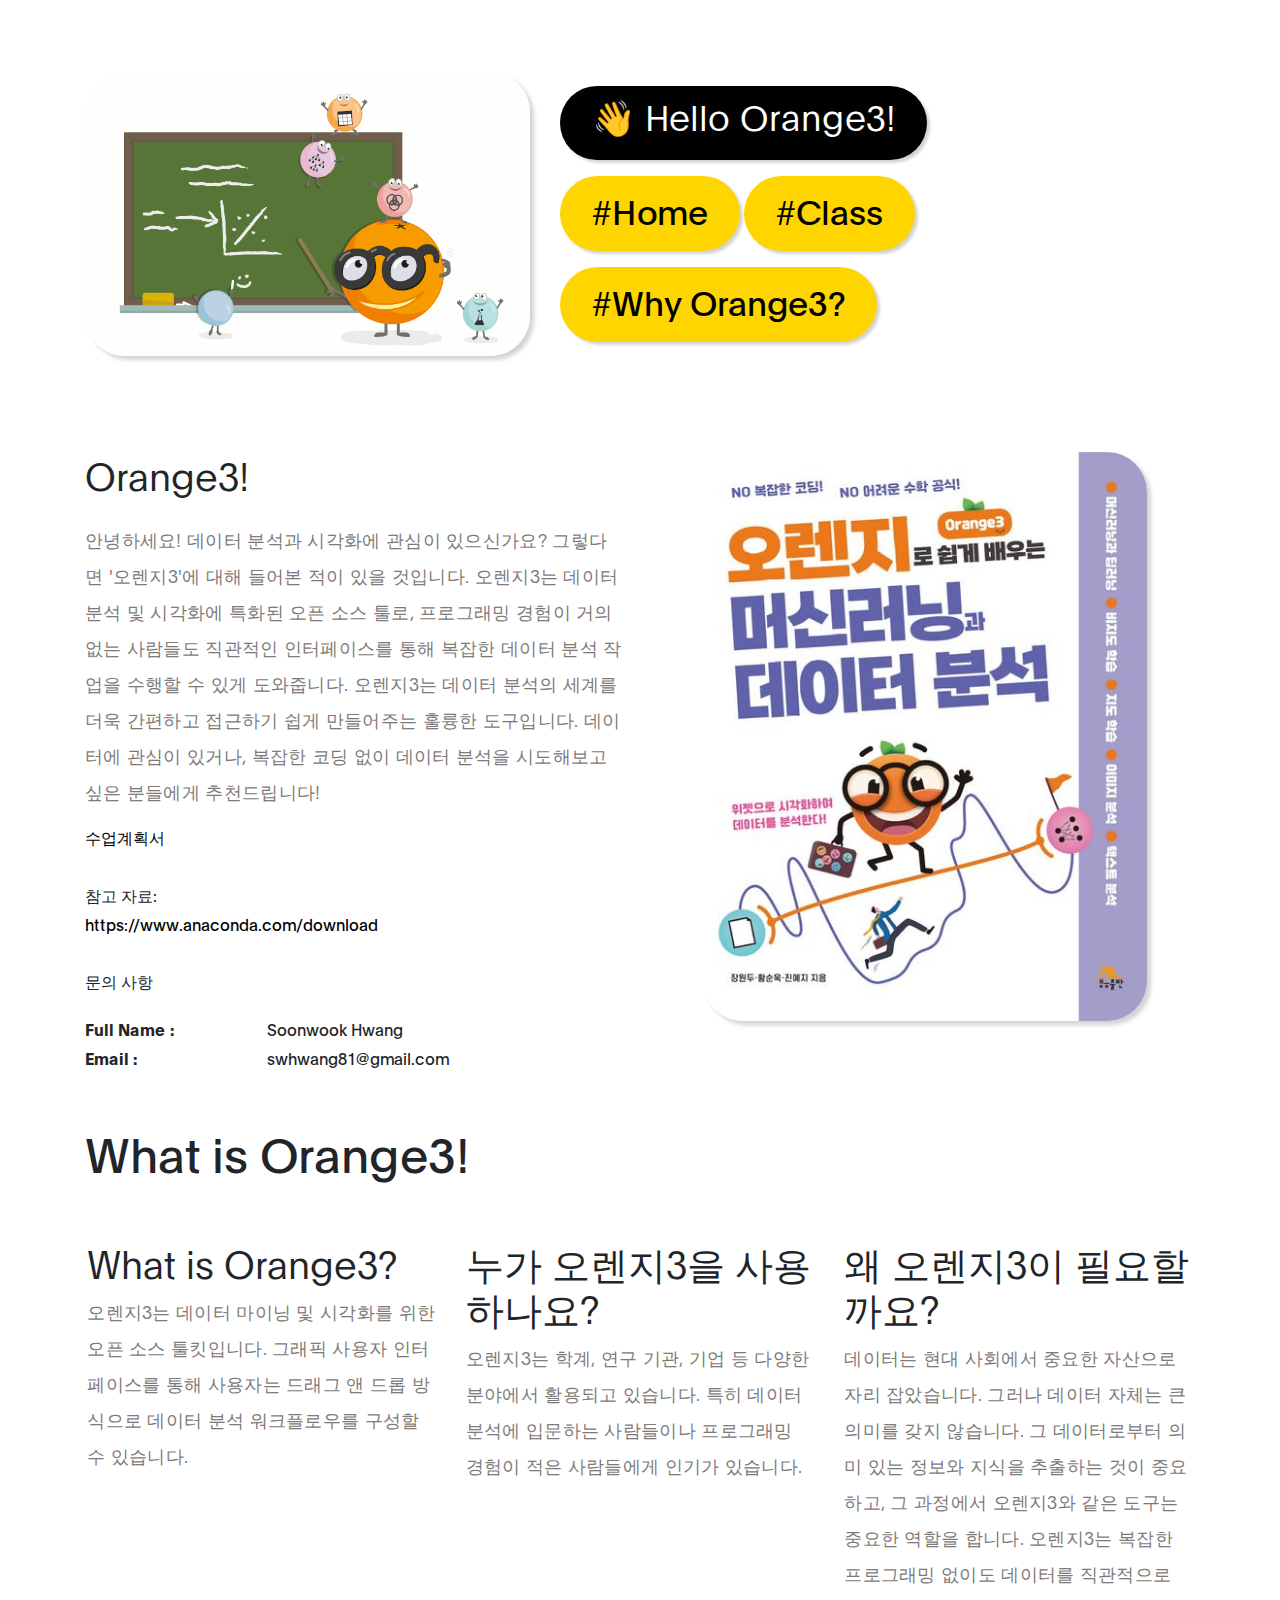
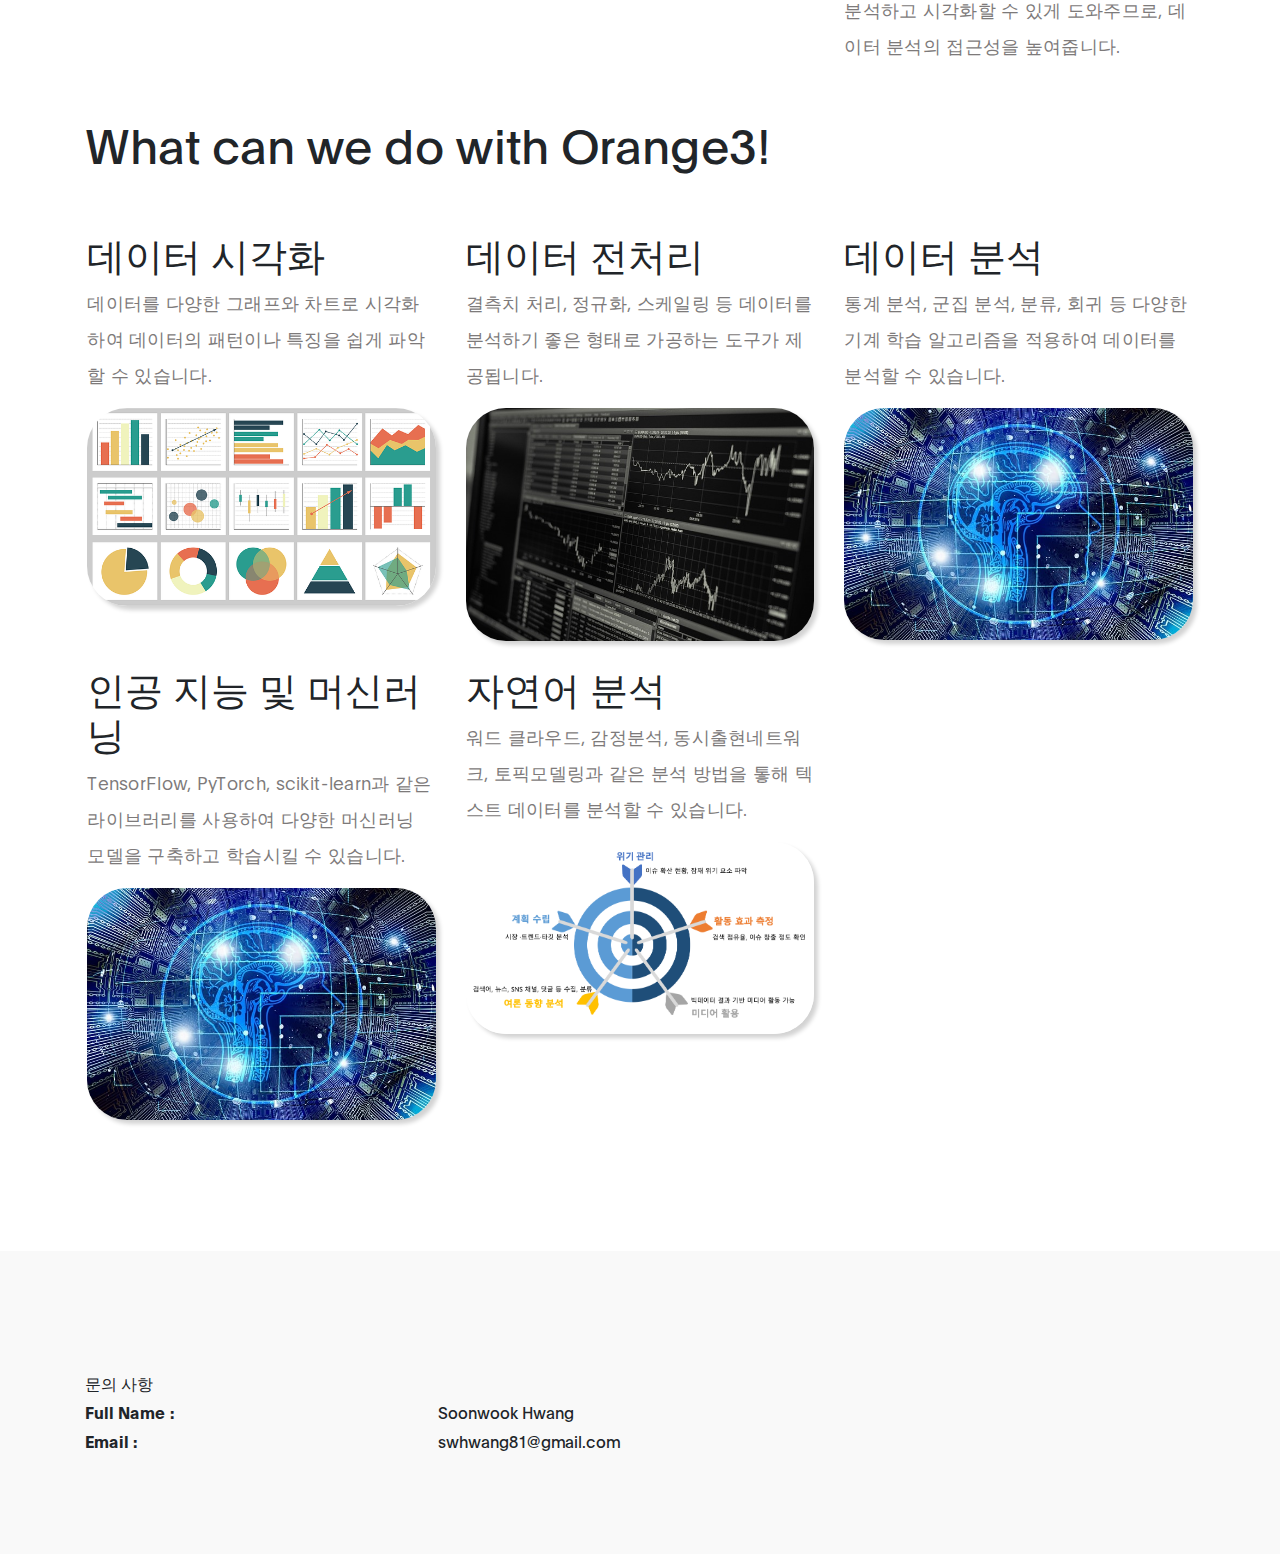
<file: orange.html>
<!DOCTYPE html>
<html>
<head>
    <title>오렌지3</title>
    <meta charset="UTF-8">
    <meta http-equiv="X-UA-Compatible" content="IE=Edge">
    <meta name="description" content="">
    <meta name="keywords" content="">
    <meta name="author" content="Tooplate">
    <meta name="viewport" content="width=device-width, initial-scale=1, maximum-scale=1">

    <link rel="stylesheet" href="css/bootstrap.min.css">
    <link rel="stylesheet" href="css/all.min.css">
    <link rel="stylesheet" href="css/owl.carousel.min.css">
    <link rel="stylesheet" href="css/owl.theme.default.min.css">

    <!-- MAIN CSS -->
    <link rel="stylesheet" href="css/tooplate-ben-resume-style.css">


</head>


<body>


<!-- HERO -->
<section class="hero d-flex flex-column justify-content-center align-items-center" id="intro">
<br><br><br>
    <div class="container">
       <div class="row">

             <div class="mx-auto col-lg-5 col-md-5 col-10">
                 <img src="images/testimonials/text-topics.png" class="about-image img-fluid">
             </div>

              <div class="d-flex flex-column justify-content-center align-items-center col-lg-7 col-md-7 col-12">
                   <div class="hero-text">

                       <h1 class="hero-title">👋 Hello Orange3!</h1>
                       <br>

                       <a href="index.html" class="email-link">#Home</a>
                       <a href="#about" class="email-link">#Class</a>
                       <a href="#whattodo" class="email-link">#Why Orange3?</a>
                       

                     
                   </div>
               </div>

       </div>
   </div>
</section>

<section class="about section-padding" id="about">
    <div class="container">
        <div class="row">

            <div class="col-lg-6 col-md-6 col-12">
                <h3 class="mb-4">Orange3!</h3>
                <ul class="profile-list list-unstyled"> 
                 <p>안녕하세요! 데이터 분석과 시각화에 관심이 있으신가요? 그렇다면 '오렌지3'에 대해 들어본 적이 있을 것입니다. 
                    오렌지3는 데이터 분석 및 시각화에 특화된 오픈 소스 툴로, 
                    프로그래밍 경험이 거의 없는 사람들도 직관적인 인터페이스를 통해 복잡한 데이터 분석 작업을 수행할 수 있게 도와줍니다.
                    오렌지3는 데이터 분석의 세계를 더욱 간편하고 접근하기 쉽게 만들어주는 훌륭한 도구입니다. 
                    데이터에 관심이 있거나, 복잡한 코딩 없이 데이터 분석을 시도해보고 싶은 분들에게 추천드립니다!</p>
                
                <li><a href ="https://www.notion.so/1-2c9fa0c88b1045adae9043dfd66b09fa">수업계획서</a></li><br>
                <li>참고 자료: </li>
                <li><a href ='https://www.anaconda.com/download' target='_blank'>https://www.anaconda.com/download</a></li><br>
                <li>문의 사항</li>
                </ul>
                <ul class="mt-4 mb-5 mb-lg-0 profile-list list-unstyled">
                    <li><strong>Full Name :</strong> Soonwook Hwang </li>
                    <li><strong>Email :</strong> swhwang81@gmail.com</li>
                </ul>
            </div>
            
            <div class="col-lg-5 mx-auto col-md-6 col-12">
                <a href ='https://product.kyobobook.co.kr/detail/S000212228244'>
                    <img src="images/orange3.jpeg" class="about-image img-fluid" ></a>
            </div>

        </div> 
        <br><br>
        <h2 class="mb-4" id="whattodo">What is Orange3!</h2>
        <div class="row about-third">
        <div class="col-lg-4 col-md-4 col-12" >
        <br>
        <h3 >What is Orange3?</h3>
        <p>오렌지3는 데이터 마이닝 및 시각화를 위한 오픈 소스 툴킷입니다. 그래픽 사용자 인터페이스를 통해 사용자는 드래그 앤 드롭 방식으로 데이터 분석 워크플로우를 구성할 수 있습니다.</p>
        </div>
        <div class="col-lg-4 col-md-4 col-12" >
        <br>
        <h3 >누가 오렌지3을 사용하나요?</h3>
        <p>오렌지3는 학계, 연구 기관, 기업 등 다양한 분야에서 활용되고 있습니다. 특히 데이터 분석에 입문하는 사람들이나 프로그래밍 경험이 적은 사람들에게 인기가 있습니다.</p>
        </div>
        <div class="col-lg-4 col-md-4 col-12" >
            <br>
            <h3 >왜 오렌지3이 필요할까요?</h3>
            <p>데이터는 현대 사회에서 중요한 자산으로 자리 잡았습니다. 그러나 데이터 자체는 큰 의미를 갖지 않습니다.
            그 데이터로부터 의미 있는 정보와 지식을 추출하는 것이 중요하고, 그 과정에서 오렌지3와 같은 도구는 중요한 역할을 합니다. 
             오렌지3는 복잡한 프로그래밍 없이도 데이터를 직관적으로 분석하고 시각화할 수 있게 도와주므로, 데이터 분석의 접근성을 높여줍니다.

            </p>
        </div>

        </div>

        
        <h2 class="mb-4" id="whattodo">What can we do with Orange3!</h2>
        <div class="row about-third">
            <div class="col-lg-4 col-md-4 col-12">
            <br>
            <h3 >데이터 시각화</h3>
            <p>데이터를 다양한 그래프와 차트로 시각화하여 데이터의 패턴이나 특징을 쉽게 파악할 수 있습니다.</p>
            <img src="images/testimonials/chart.png" class="img-fluid about-image">
            </div>
            <div class="col-lg-4 col-md-4 col-12">
            <br>
            <h3 >데이터 전처리</h3>
            <p>결측치 처리, 정규화, 스케일링 등 데이터를 분석하기 좋은 형태로 가공하는 도구가 제공됩니다.</p>
            <img src="images/testimonials/data1.jpg" class="img-fluid about-image">
            </div>
            <br>
            <div class="col-lg-4 col-md-4 col-12">
            <br>
            <h3 >데이터 분석</h3>
             <p>통계 분석, 군집 분석, 분류, 회귀 등 다양한 기계 학습 알고리즘을 적용하여 데이터를 분석할 수 있습니다.</p>
            <img src="images/testimonials/ai.jpg" class="img-fluid about-image">
            </div>
            <br>
            <div class="col-lg-4 col-md-4 col-12">
            <br>
            <h3 >인공 지능 및 머신러닝</h3>
            <p>TensorFlow, PyTorch, scikit-learn과 같은 라이브러리를 사용하여 다양한 머신러닝 모델을 구축하고 학습시킬 수 있습니다.</p>
            <img src="images/testimonials/ai.jpg" class="img-fluid about-image">
            </div>
            <div class="col-lg-4 col-md-4 col-12">
            <br>
            <h3 >자연어 분석</h3>
            <p>워드 클라우드, 감정분석, 동시출현네트워크, 토픽모델링과 같은 분석 방법을 톻해 텍스트 데이터를 분석할 수 있습니다.</p>
            <img src="images/testimonials/social.jpg" class="img-fluid about-image">
            </div>
           
            
        </div> 
    
</section>

<!-- TESTIMONIAL -->
<section class="testimonials section-padding" id="testimonials">
    <div class="container">
      
         <div class="row">
         
              <div class="col-12">
              <ul class="mt-4 mb-5 mb-lg-0 profile-list list-unstyled">
                <li>문의 사항</li>
                <li><strong>Full Name :</strong> Soonwook Hwang </li>
                <li><strong>Email :</strong> swhwang81@gmail.com</li>
            </ul>

                  
           
              </div>
        
         </div>
    </div>
</section>



  <!-- SCRIPTS -->
  <script src="js/jquery.min.js"></script>
  <script src="js/bootstrap.min.js"></script>
  <script src="js/smoothscroll.js"></script>
  <script src="js/owl.carousel.min.js"></script>
  <script src="js/custom.js"></script>

</body>
</html>
</file>
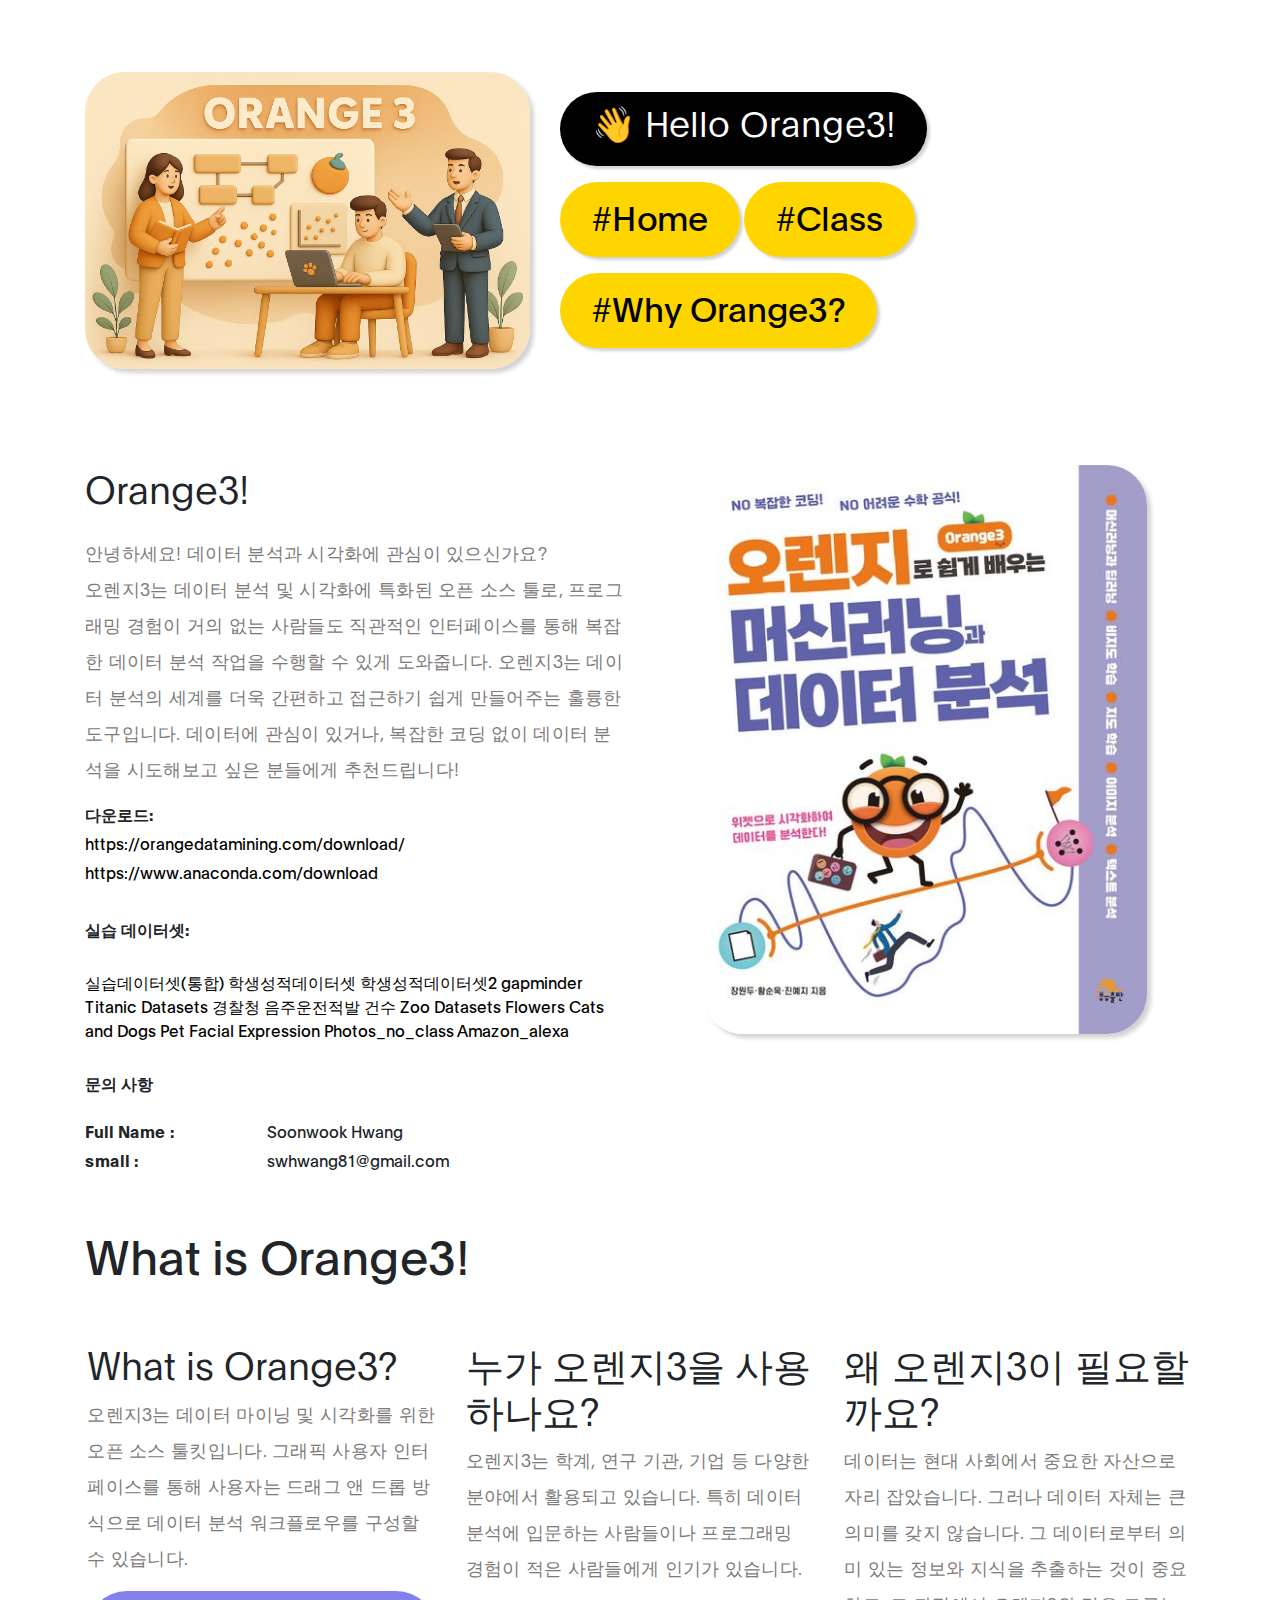
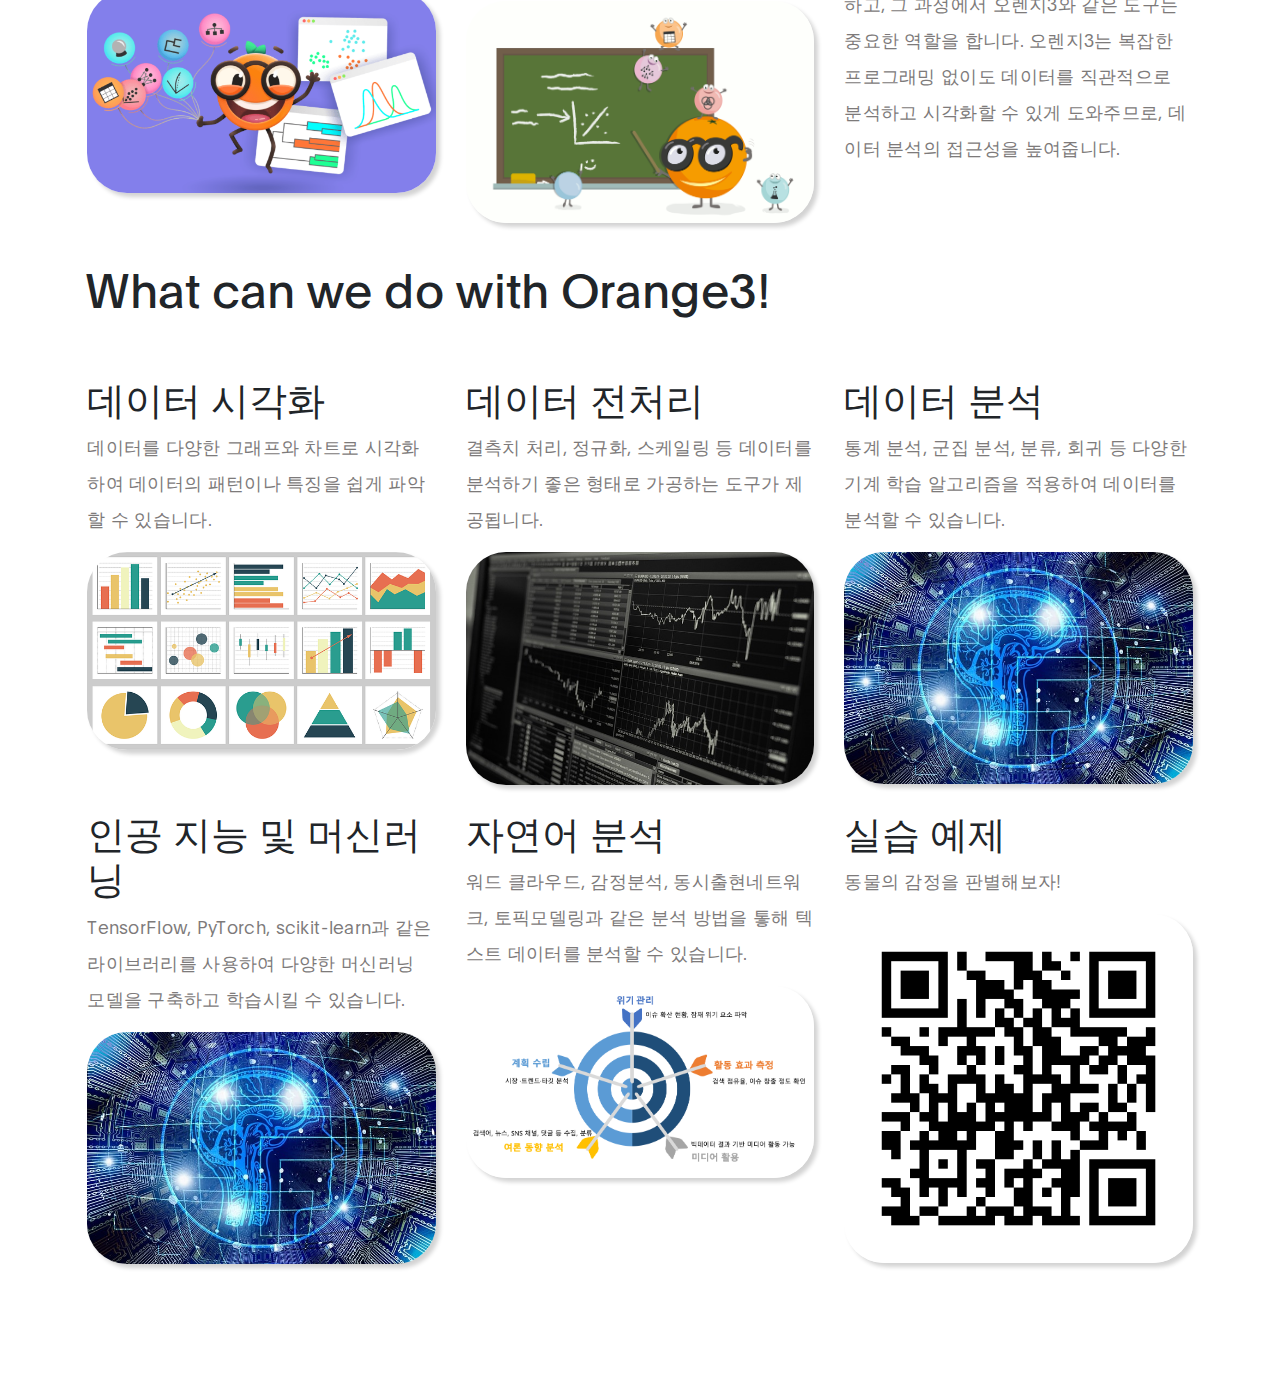
<file: orange1.html>
<!DOCTYPE html>
<html>
<head>
    <title>오렌지3</title>
    <meta charset="UTF-8">
    <meta http-equiv="X-UA-Compatible" content="IE=Edge">
    <meta name="description" content="">
    <meta name="keywords" content="">
    <meta name="author" content="Tooplate">
    <meta name="viewport" content="width=device-width, initial-scale=1, maximum-scale=1">
    
    <link rel="stylesheet" href="css/bootstrap.min.css">
    <link rel="stylesheet" href="css/all.min.css">
    <link rel="stylesheet" href="css/owl.carousel.min.css">
    <link rel="stylesheet" href="css/owl.theme.default.min.css">

    <!-- MAIN CSS -->
    <link rel="stylesheet" href="css/tooplate-ben-resume-style.css">


</head>


<body>

 <!-- 네비게이션 바 -->
    <nav class="navbar">
        <div class="nav-container">
            <a href="index.html" class="logo">데이터클래식</a>
            <div class="nav-links">
                <a href="index.html">홈</a>
                <a href="gallery.html">데이터 분석</a>
                <a href="orange.html">강좌</a>
                <a href="board.html">게시판</a>
            </div>
        </div>
    </nav>
<!-- HERO -->
<section class="hero d-flex flex-column justify-content-center align-items-center" id="intro">
<br><br><br>
    <div class="container">
       <div class="row">

             <div class="mx-auto col-lg-5 col-md-5 col-10">
                 <img src="images/orange_lec.png" class="about-image img-fluid">
             </div>

              <div class="d-flex flex-column justify-content-center align-items-center col-lg-7 col-md-7 col-12">
                   <div class="hero-text">

                       <h1 class="hero-title">👋 Hello Orange3!</h1>
                       <br>

                       <a href="index.html" class="email-link">#Home</a>
                       <a href="#about" class="email-link">#Class</a>
                       <a href="#whattodo" class="email-link">#Why Orange3?</a>
                       

                     
                   </div>
               </div>

       </div>
   </div>
</section>

<section class="about section-padding" id="about">
    <div class="container">
        <div class="row">

            <div class="col-lg-6 col-md-6 col-12">
                <h3 class="mb-4">Orange3!</h3>
                <ul class="profile-list list-unstyled" > 
                 <p >안녕하세요! 데이터 분석과 시각화에 관심이 있으신가요? <br>  
                    오렌지3는 데이터 분석 및 시각화에 특화된 오픈 소스 툴로, 
                    프로그래밍 경험이 거의 없는 사람들도 직관적인 인터페이스를 통해 복잡한 데이터 분석 작업을 수행할 수 있게 도와줍니다.
                    오렌지3는 데이터 분석의 세계를 더욱 간편하고 접근하기 쉽게 만들어주는 훌륭한 도구입니다. 
                    데이터에 관심이 있거나, 복잡한 코딩 없이 데이터 분석을 시도해보고 싶은 분들에게 추천드립니다!</p>
                <!--
                <li><a href ="https://www.notion.so/1-2c9fa0c88b1045adae9043dfd66b09fa">수업계획서</a></li><br>
                -->
                <li><b>다운로드: </b></li>
                <li><a href ='https://orangedatamining.com/download/' target='_blank'>https://orangedatamining.com/download/</a></li>
                <li><a href ='https://www.anaconda.com/download' target='_blank'>https://www.anaconda.com/download</a></li>
                <br>
                <li><b>실습 데이터셋:</b> </li>
                <br>
                    <a href='https://drive.google.com/file/d/19wosic-DLwMrxkQODh3GeUCAK0W2iPCn/view?usp=sharing' class="small-link"> 실습데이터셋(통합) </a>
                <a href='https://docs.google.com/spreadsheets/d/165a-9U1gEQAv9eVTI1OaTFasj7SHXSWH/edit?usp=sharing&ouid=103115516505133062223&rtpof=true&sd=true' class="small-link">학생성적데이터셋</a>
               <a href='https://docs.google.com/spreadsheets/d/1XtHlzD3I0w06Dt_hVc66j0N7kFOjGTjJEVXznciYfNg/edit?usp=sharing' class="small-link">학생성적데이터셋2</a>
                <a href='https://docs.google.com/spreadsheets/d/1xdb1FEYam75NLoeid_-XimKPmHwMWj4E/edit?usp=sharing&ouid=103115516505133062223&rtpof=true&sd=true' class="small-link">gapminder</a>
                <a href='https://docs.google.com/spreadsheets/d/1xmfdjOJjH3HRkWvhe8bj7kuz31IINEEH/edit?usp=sharing&ouid=103115516505133062223&rtpof=true&sd=true' class="small-link">Titanic Datasets</a>
                <a href='https://docs.google.com/spreadsheets/d/11i2AHMaaxceR2UJsuobGPhQA4MOavaAH/edit?usp=sharing&ouid=103115516505133062223&rtpof=true&sd=true' class="small-link">경찰청 음주운전적발 건수</a>
                <a href='https://docs.google.com/spreadsheets/d/1A4uxw9vrUYzMPaHb-7CNK-4mFi-nZJtv/edit?usp=sharing&ouid=103115516505133062223&rtpof=true&sd=true' class="small-link">Zoo Datasets</a>
                <a href='https://drive.google.com/file/d/1N0bPsZ2Rv-Q3jcpbKTNvXzlrzhLU_2a1/view?usp=sharing' class="small-link">Flowers</a>
                <a href='https://drive.google.com/file/d/1Om-Q8odCyVOE66x0qy3mg5RXwme8e8wt/view?usp=sharing' class="small-link">Cats and Dogs</a>
                <a href='https://drive.google.com/file/d/1BOHJNWTh99KhiCHy3PqD3k6hXlhYzcPz/view?usp=sharing' class="small-link">Pet Facial Expression</a>
                <a href='https://drive.google.com/file/d/1zZGorjTViKuKZQDK8MI2Q7YiiB2xiHQH/view?usp=sharing' class="small-link">Photos_no_class</a>
                <a href='https://drive.google.com/file/d/1-jH_pvRV8IZ_PWefD26UrI3v-6BPdVBa/view?usp=sharing' class="small-link">Amazon_alexa</a>
              
                <br><br>
                <li><b>문의 사항</b></li>
                </ul>
                <ul class="mt-4 mb-5 mb-lg-0 profile-list list-unstyled">
                    <li><strong>Full Name :</strong> Soonwook Hwang </li>
                    <li><strong>small :</strong> swhwang81@gmail.com</li>
                </ul>
            </div>
            
            <div class="col-lg-5 mx-auto col-md-6 col-12">
                <a href ='https://product.kyobobook.co.kr/detail/S000212228244'>
                    <img src="images/orange3.jpeg" class="about-image img-fluid" ></a>
            </div>

        </div> 
        <br><br>
        <h2 class="mb-4" id="whattodo">What is Orange3!</h2>
        <div class="row about-third">
        <div class="col-lg-4 col-md-4 col-12" >
        <br>
        <h3 >What is Orange3?</h3>
        <p>오렌지3는 데이터 마이닝 및 시각화를 위한 오픈 소스 툴킷입니다. 그래픽 사용자 인터페이스를 통해 사용자는 드래그 앤 드롭 방식으로 데이터 분석 워크플로우를 구성할 수 있습니다.</p>
        <img src="images/orange1.png" class="img-fluid about-image">    
        </div>
        <div class="col-lg-4 col-md-4 col-12" >
        <br>
        <h3 >누가 오렌지3을 사용하나요?</h3>
        <p>오렌지3는 학계, 연구 기관, 기업 등 다양한 분야에서 활용되고 있습니다. 특히 데이터 분석에 입문하는 사람들이나 프로그래밍 경험이 적은 사람들에게 인기가 있습니다.</p>
        <img src="images/testimonials/text-topics.png" class="img-fluid about-image" > 
        </div>
        <div class="col-lg-4 col-md-4 col-12" >
            <br>
            <h3 >왜 오렌지3이 필요할까요?</h3>
            <p>데이터는 현대 사회에서 중요한 자산으로 자리 잡았습니다. 그러나 데이터 자체는 큰 의미를 갖지 않습니다.
            그 데이터로부터 의미 있는 정보와 지식을 추출하는 것이 중요하고, 그 과정에서 오렌지3와 같은 도구는 중요한 역할을 합니다. 
             오렌지3는 복잡한 프로그래밍 없이도 데이터를 직관적으로 분석하고 시각화할 수 있게 도와주므로, 데이터 분석의 접근성을 높여줍니다.

            </p>
        </div>

        </div>

        
        <h2 class="mb-4" id="whattodo">What can we do with Orange3!</h2>
        <div class="row about-third">
            <div class="col-lg-4 col-md-4 col-12">
            <br>
            <h3 >데이터 시각화</h3>
            <p>데이터를 다양한 그래프와 차트로 시각화하여 데이터의 패턴이나 특징을 쉽게 파악할 수 있습니다.</p>
            <img src="images/testimonials/chart.png" class="img-fluid about-image">
            </div>
            <div class="col-lg-4 col-md-4 col-12">
            <br>
            <h3 >데이터 전처리</h3>
            <p>결측치 처리, 정규화, 스케일링 등 데이터를 분석하기 좋은 형태로 가공하는 도구가 제공됩니다.</p>
            <img src="images/testimonials/data1.jpg" class="img-fluid about-image">
            </div>
            <br>
            <div class="col-lg-4 col-md-4 col-12">
            <br>
            <h3 >데이터 분석</h3>
             <p>통계 분석, 군집 분석, 분류, 회귀 등 다양한 기계 학습 알고리즘을 적용하여 데이터를 분석할 수 있습니다.</p>
            <img src="images/testimonials/ai.jpg" class="img-fluid about-image">
            </div>
            <br>
            <div class="col-lg-4 col-md-4 col-12">
            <br>
            <h3 >인공 지능 및 머신러닝</h3>
            <p>TensorFlow, PyTorch, scikit-learn과 같은 라이브러리를 사용하여 다양한 머신러닝 모델을 구축하고 학습시킬 수 있습니다.</p>
            <img src="images/testimonials/ai.jpg" class="img-fluid about-image">
            </div>
            <div class="col-lg-4 col-md-4 col-12">
            <br>
            <h3 >자연어 분석</h3>
            <p>워드 클라우드, 감정분석, 동시출현네트워크, 토픽모델링과 같은 분석 방법을 톻해 텍스트 데이터를 분석할 수 있습니다.</p>
            <img src="images/testimonials/social.jpg" class="img-fluid about-image">
            </div>
            <div class="col-lg-4 col-md-4 col-12">
                <br>
                <h3 >실습 예제</h3>
                <p>동물의 감정을 판별해보자!</p>
                <img src="images/teachable_qr.png" class="about-image img-fluid">
                </div>
           
            
        </div> 
    
</section>



<div style="margin:auto;width:70%;">
    <div id="disqus_thread"></div>
            <script>
                /**
                *  RECOMMENDED CONFIGURATION VARIABLES: EDIT AND UNCOMMENT THE SECTION BELOW TO INSERT DYNAMIC VALUES FROM YOUR PLATFORM OR CMS.
                *  LEARN WHY DEFINING THESE VARIABLES IS IMPORTANT: https://disqus.com/admin/universalcode/#configuration-variables    */
                /*
                var disqus_config = function () {
                this.page.url = PAGE_URL;  // Replace PAGE_URL with your page's canonical URL variable
                this.page.identifier = PAGE_IDENTIFIER; // Replace PAGE_IDENTIFIER with your page's unique identifier variable
                };
                */
                (function() { // DON'T EDIT BELOW THIS LINE
                var d = document, s = d.createElement('script');
                s.src = 'https://orange3.disqus.com/embed.js';
                s.setAttribute('data-timestamp', +new Date());
                (d.head || d.body).appendChild(s);
                })();
            </script>
            <noscript>Please enable JavaScript to view the <a href="https://disqus.com/?ref_noscript">comments powered by Disqus.</a></noscript>


        </div>

  <!-- SCRIPTS -->
  <script src="js/jquery.min.js"></script>
  <script src="js/bootstrap.min.js"></script>
  <script src="js/smoothscroll.js"></script>
  <script src="js/owl.carousel.min.js"></script>
  <script src="js/custom.js"></script>

  <script id="dsq-count-scr" src="//orange3.disqus.com/count.js" async></script>
</body>
</html>
</file>
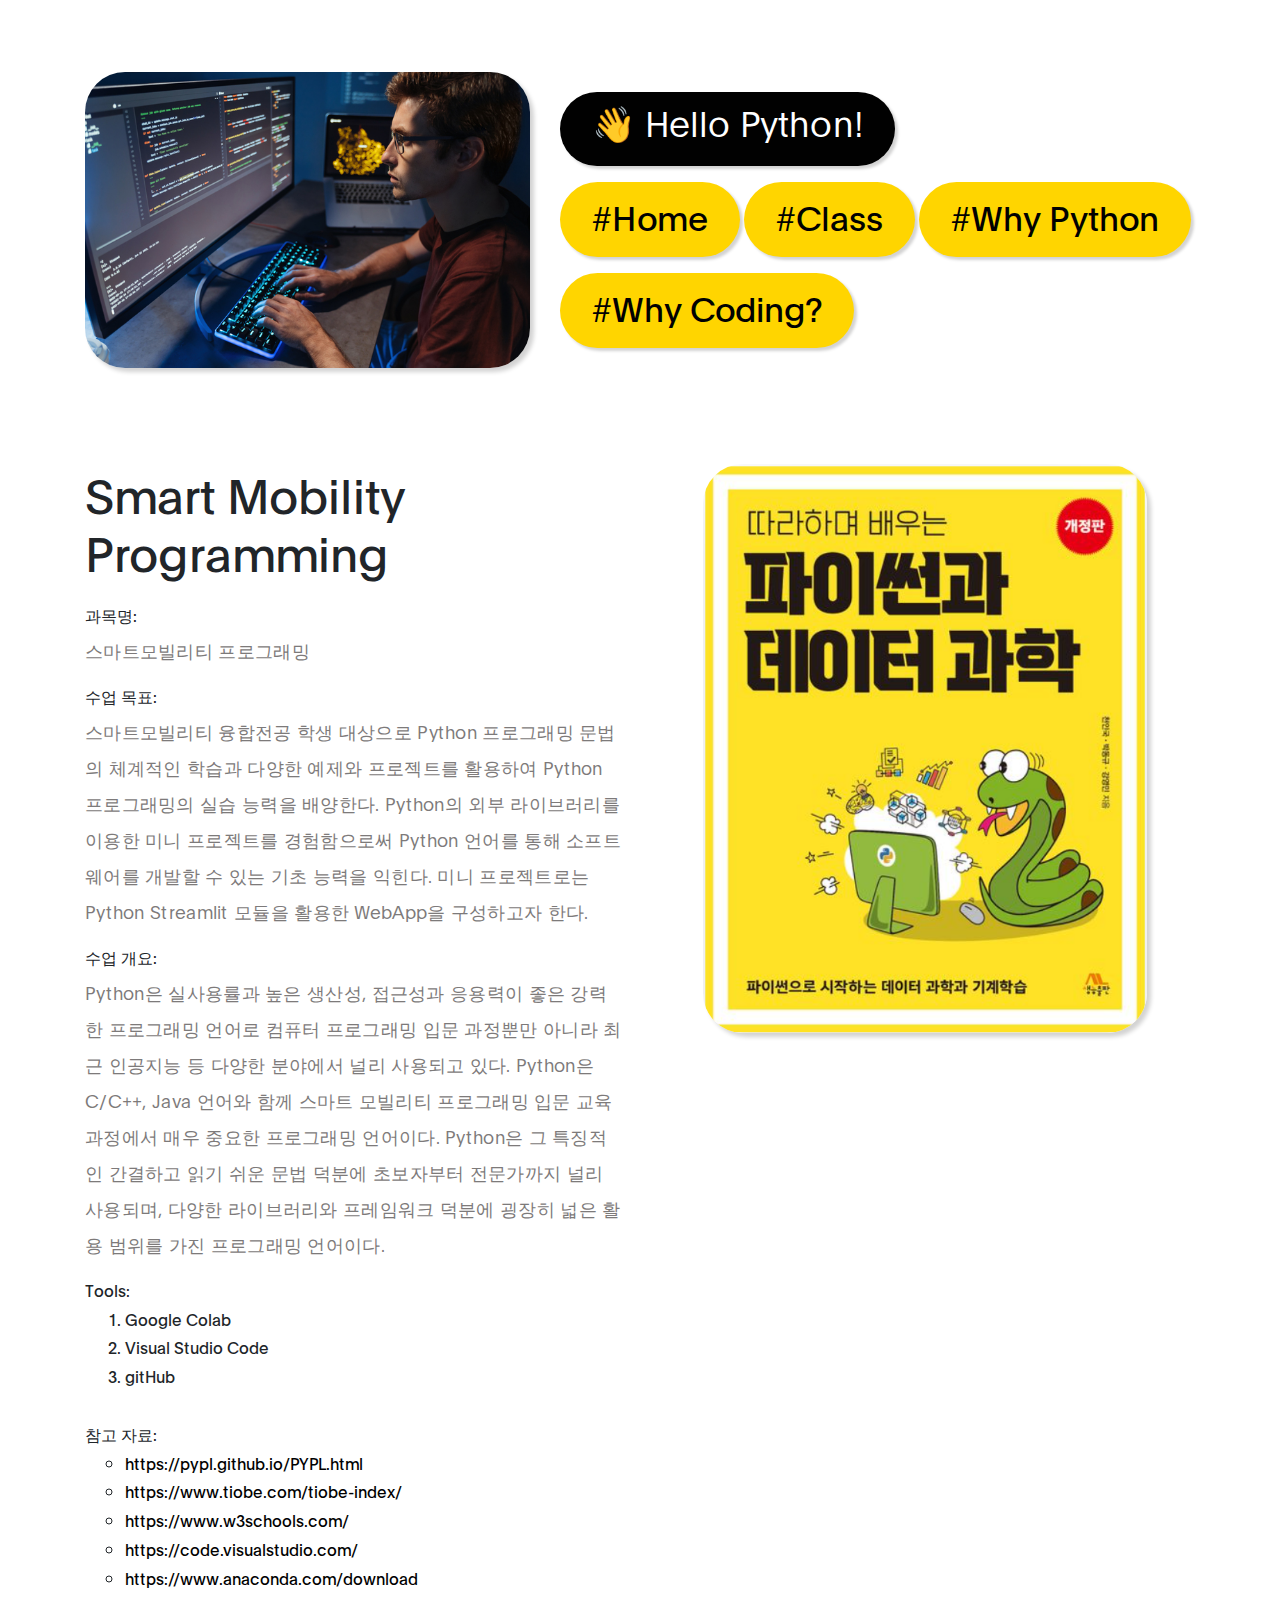
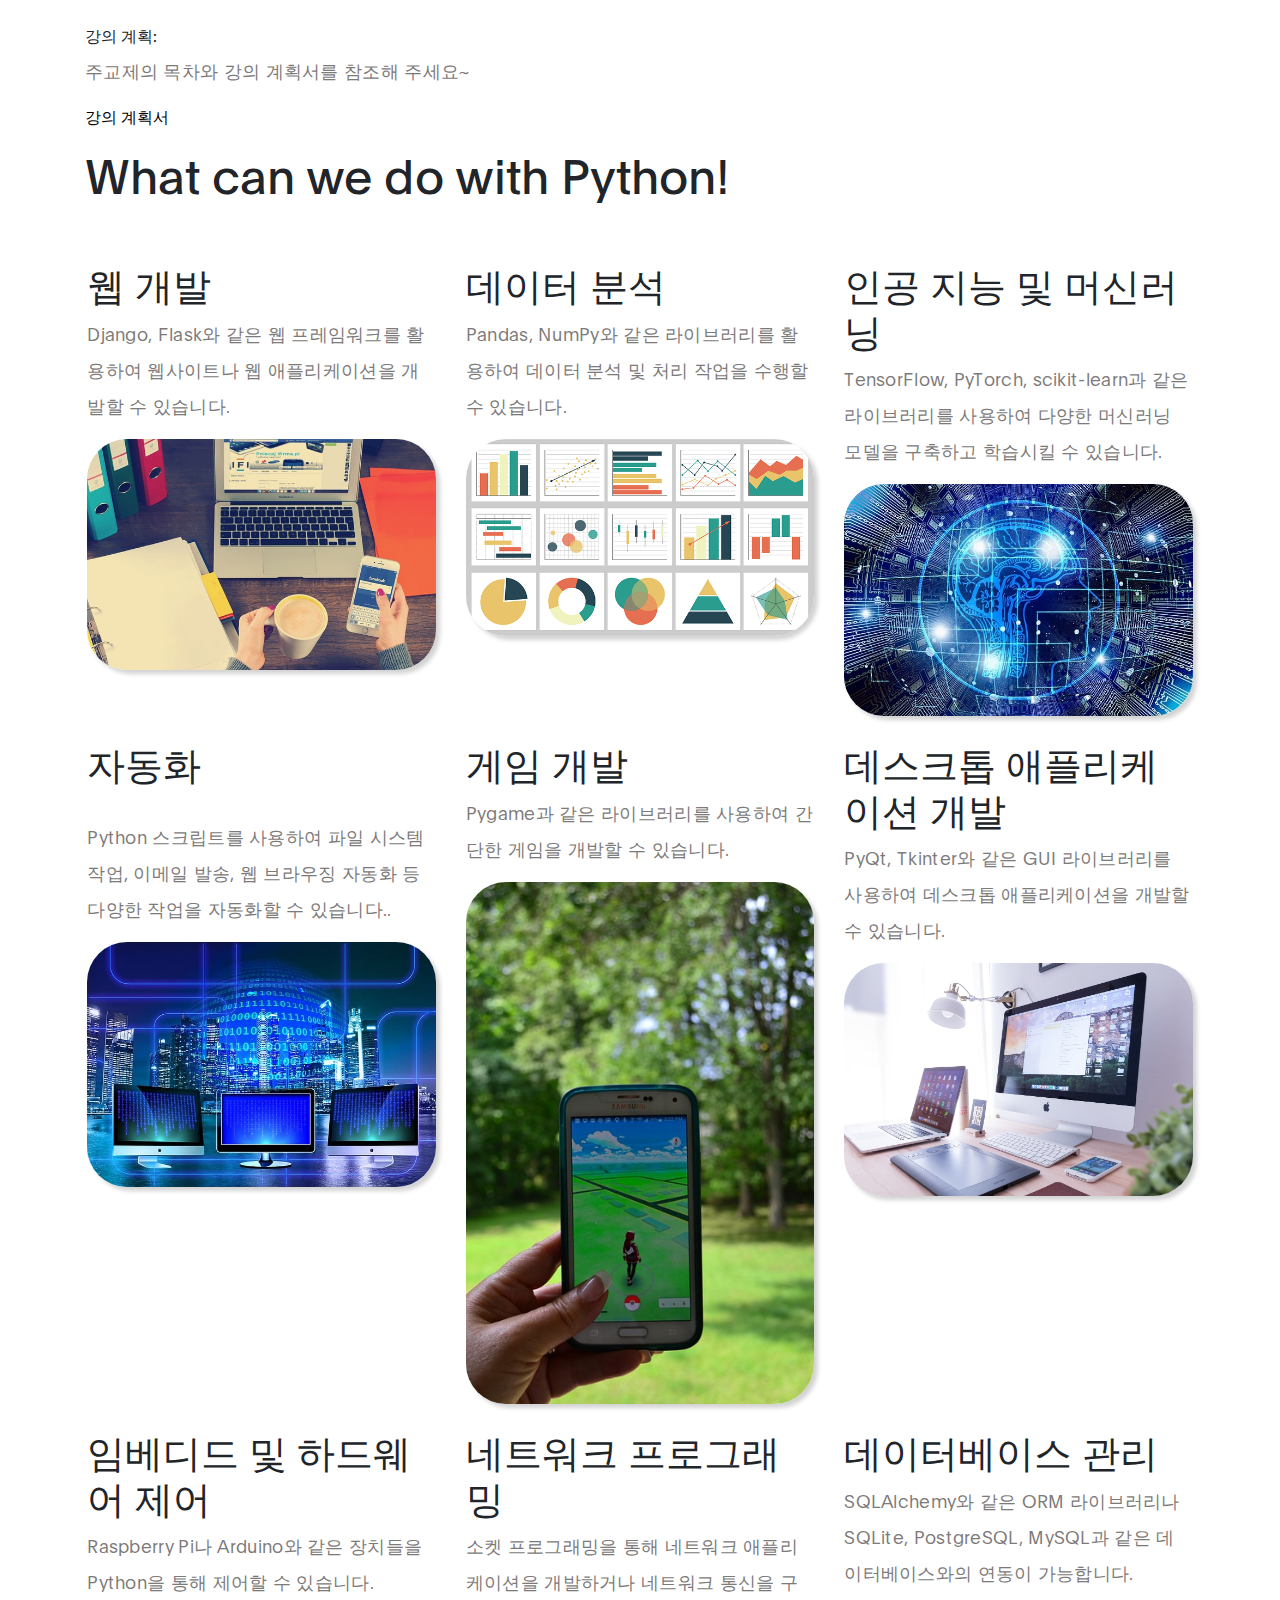
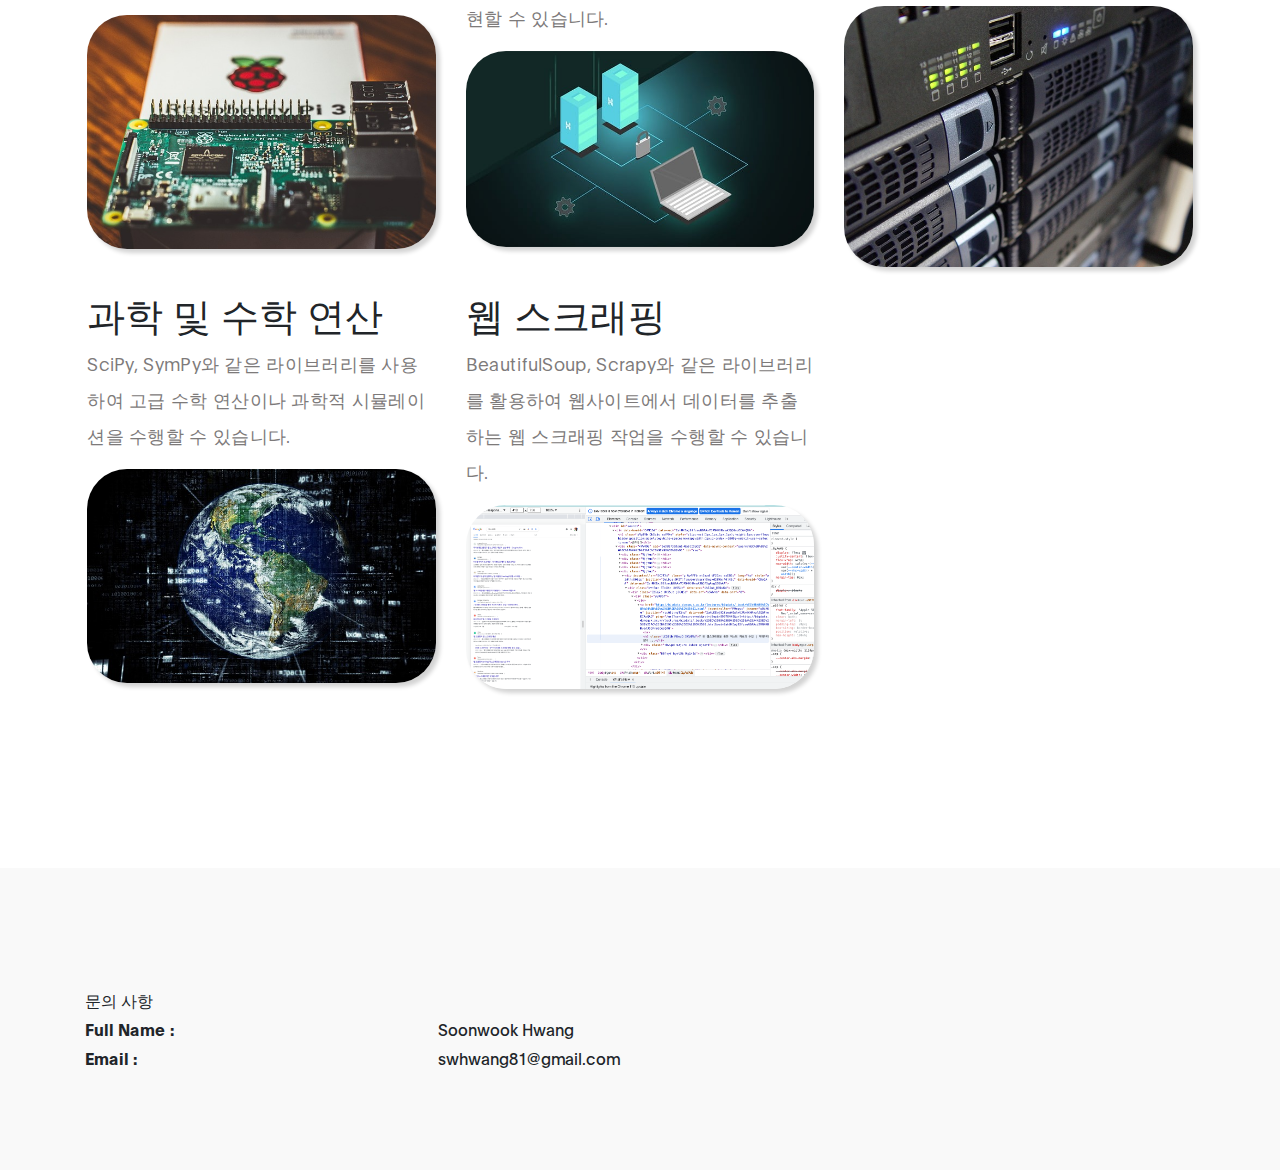
<file: python.html>
<!DOCTYPE html>
<html>
<head>
    <title>Python</title>
    <meta charset="UTF-8">
    <meta http-equiv="X-UA-Compatible" content="IE=Edge">
    <meta name="description" content="">
    <meta name="keywords" content="">
    <meta name="author" content="Tooplate">
    <meta name="viewport" content="width=device-width, initial-scale=1, maximum-scale=1">

    <link rel="stylesheet" href="css/bootstrap.min.css">
    <link rel="stylesheet" href="css/all.min.css">
    <link rel="stylesheet" href="css/owl.carousel.min.css">
    <link rel="stylesheet" href="css/owl.theme.default.min.css">

    <!-- MAIN CSS -->
    <link rel="stylesheet" href="css/tooplate-ben-resume-style.css">


</head>


<body>


<!-- HERO -->
<section class="hero d-flex flex-column justify-content-center align-items-center" id="intro">
<br>
<br><br>
    <div class="container">
       <div class="row">

             <div class="mx-auto col-lg-5 col-md-5 col-10">
                 <img src="images/testimonials/coding.jpg" class="about-image img-fluid">
             </div>

              <div class="d-flex flex-column justify-content-center align-items-center col-lg-7 col-md-7 col-12">
                   <div class="hero-text">

                       <h1 class="hero-title">👋 Hello Python!</h1>
                       <br>

                       <a href="index.html" class="email-link">#Home</a>
                       <a href="#about" class="email-link">#Class</a>
                       <a href="#whattodo" class="email-link">#Why Python</a>
                       <a href="whycoding.html" class="email-link">#Why Coding?</a>

                     
                   </div>
               </div>

       </div>
   </div>
</section>

<section class="about section-padding" id="whattodo">
    <div class="container">
        
        <div class="row" id="about">

            <div class="col-lg-6 col-md-6 col-12">
                <h2 class="mb-4">Smart Mobility Programming</h2>
                <ul class="profile-list list-unstyled">
                    <li>과목명:</li>
                    <p> 스마트모빌리티 프로그래밍 </p>
                         <li>수업 목표:</li>    
                    <p>스마트모빌리티 융합전공 학생 대상으로 Python 프로그래밍 문법의 체계적인 학습과 다양한 예제와 프로젝트를 활용하여 Python 프로그래밍의 실습 능력을 배양한다. 
                        Python의 외부 라이브러리를 이용한 미니 프로젝트를 경험함으로써 Python 언어를 통해 소프트웨어를 개발할 수 있는 기초 능력을 익힌다.
                        미니 프로젝트로는 Python Streamlit 모듈을 활용한 WebApp을 구성하고자 한다.</p>
                    <li>수업 개요:</li>
                    <p>Python은 실사용률과 높은 생산성, 접근성과 응용력이 좋은 강력한 프로그래밍 언어로 컴퓨터 프로그래밍 입문 과정뿐만 아니라 최근 인공지능 등 다양한 분야에서 널리 사용되고 있다. 
                        Python은 C/C++, Java 언어와 함께 스마트 모빌리티 프로그래밍 입문 교육 과정에서 매우 중요한 프로그래밍 언어이다.
                        Python은 그 특징적인 간결하고 읽기 쉬운 문법 덕분에 초보자부터 전문가까지 널리 사용되며, 다양한 라이브러리와 프레임워크 덕분에 굉장히 넓은 활용 범위를 가진 프로그래밍 언어이다. </p>
               
                
                
                <p></p>
                <li>Tools:</li>
                <ol>
                <li>Google Colab</li>
                <li>Visual Studio Code</li>
                <li>gitHub</li>
                </ol>
                <br>
                <li>참고 자료:</li>
                <ul>
                 <li><a href ='https://pypl.github.io/PYPL.html ' target='_blank'>https://pypl.github.io/PYPL.html  </a></li>
                 <li><a href ='https://www.tiobe.com/tiobe-index/' target='_blank'>https://www.tiobe.com/tiobe-index/</a></li>
                 <li><a href ='https://www.w3schools.com/' target='_blank'>https://www.w3schools.com/</a></li>
                 <li><a href ='https://code.visualstudio.com/' target='_blank'>https://code.visualstudio.com/</a></li>
                 <li><a href ='https://www.anaconda.com/download' target='_blank'>https://www.anaconda.com/download</a></li>
                </ul>
                <br>
                 <li>강의 계획:</li>
                 <p>주교제의 목차와 강의 계획서를 참조해 주세요~</p>
                 <a href ="https://www.notion.so/2-588ef53291454433be492d9b7e83153e?pvs=4">강의 계획서</a>
                 <br>
                 
                </ul>
                
            </div>
            
            <div class="col-lg-5 mx-auto col-md-6 col-12">
                <a href ='https://product.kyobobook.co.kr/detail/S000211352934'>
                    <img src="images/python.png" class="about-image img-fluid" ></a>
            </div>

        </div> 

        <h2 class="mb-4" id="whattodo">What can we do with Python!</h2>
        <div class="row about-third">
            <div class="col-lg-4 col-md-4 col-12">
            <br>
            <h3 >웹 개발</h3>
            <p>Django, Flask와 같은 웹 프레임워크를 활용하여 웹사이트나 웹 애플리케이션을 개발할 수 있습니다.</p>
            <img src="images/testimonials/web.jpg" class="img-fluid about-image">
        </div>
            <div class="col-lg-4 col-md-4 col-12">
            <br>
            <h3 >데이터 분석</h3>
            <p>Pandas, NumPy와 같은 라이브러리를 활용하여 데이터 분석 및 처리 작업을 수행할 수 있습니다.</p>
            <img src="images/testimonials/chart.png" class="img-fluid about-image">
            </div>
            <div class="col-lg-4 col-md-4 col-12">
            <br>
            <h3 >인공 지능 및 머신러닝</h3>
            <p>TensorFlow, PyTorch, scikit-learn과 같은 라이브러리를 사용하여 다양한 머신러닝 모델을 구축하고 학습시킬 수 있습니다.</p>
            <img src="images/testimonials/ai.jpg" class="img-fluid about-image">
            </div>
            <br>
            <div class="col-lg-4 col-md-4 col-12">
                <br>
            <h3 >자동화</h3>
            <br>
            <p>Python 스크립트를 사용하여 파일 시스템 작업, 이메일 발송, 웹 브라우징 자동화 등 다양한 작업을 자동화할 수 있습니다..
            </p>
            <img src="images/testimonials/auto.jpg" class="img-fluid about-image">
            </div>
            <br>
            <div class="col-lg-4 col-md-4 col-12">
            <br>
            <h3 >게임 개발</h3>
            
            <p>
                Pygame과 같은 라이브러리를 사용하여 간단한 게임을 개발할 수 있습니다.
            </p>
            <img src="images/testimonials/game.jpg" class="img-fluid about-image">
            </div>

            <div class="col-lg-4 col-md-4 col-12">
            <br>
            <h3 >데스크톱 애플리케이션 개발</h3>
            <p>
                PyQt, Tkinter와 같은 GUI 라이브러리를 사용하여 데스크톱 애플리케이션을 개발할 수 있습니다.</p>
                <img src="images/testimonials/computer.jpg" class="img-fluid about-image">    
            </div>
            <div class="col-lg-4 col-md-4 col-12">
                <br>
                <h3 >임베디드 및 하드웨어 제어</h3>
                <p>
                    Raspberry Pi나 Arduino와 같은 장치들을 Python을 통해 제어할 수 있습니다. </p>
                    <img src="images/testimonials/rasberry.jpg" class="img-fluid about-image">        
            </div>
            <div class="col-lg-4 col-md-4 col-12">
                <br>
                <h3 >네트워크 프로그래밍</h3>

                <p>
                    소켓 프로그래밍을 통해 네트워크 애플리케이션을 개발하거나 네트워크 통신을 구현할 수 있습니다.</p>
                    <img src="images/testimonials/server.jpg" class="img-fluid about-image"> 
            </div>
            <div class="col-lg-4 col-md-4 col-12">
                <br>
                <h3 >데이터베이스 관리</h3>
                <p>
                    SQLAlchemy와 같은 ORM 라이브러리나 SQLite, PostgreSQL, MySQL과 같은 데이터베이스와의 연동이 가능합니다.</p>
                    <img src="images/testimonials/db.jpg" class="img-fluid about-image"> 
            </div>
            <div class="col-lg-4 col-md-4 col-12">
                <br>
                <h3 >과학 및 수학 연산</h3>
                <p>
                    SciPy, SymPy와 같은 라이브러리를 사용하여 고급 수학 연산이나 과학적 시뮬레이션을 수행할 수 있습니다.</p>
                    <img src="images/testimonials/sci.jpg" class="img-fluid about-image"> 
            </div>
            <div class="col-lg-4 col-md-4 col-12">
                <br>
                <h3 >웹 스크래핑</h3>
                <p>
                    BeautifulSoup, Scrapy와 같은 라이브러리를 활용하여 웹사이트에서 데이터를 추출하는 웹 스크래핑 작업을 수행할 수 있습니다.</p>
                    <img src="images/testimonials/scrap.png" class="img-fluid about-image"> 
            </div>
        </div>
  <br><br>

    </div>
</section>

<!-- TESTIMONIAL -->
<section class="testimonials section-padding" id="testimonials">
    <div class="container">
      
         <div class="row">
         
              <div class="col-12">
                  <ul class="mt-4 mb-5 mb-lg-0 profile-list list-unstyled">
                    <li>문의 사항</li>
                    <li><strong>Full Name :</strong> Soonwook Hwang </li>
                    <li><strong>Email :</strong> swhwang81@gmail.com</li>
                </ul>

                  
           
              </div>
        
         </div>
    </div>
</section>



  <!-- SCRIPTS -->
  <script src="js/jquery.min.js"></script>
  <script src="js/bootstrap.min.js"></script>
  <script src="js/smoothscroll.js"></script>
  <script src="js/owl.carousel.min.js"></script>
  <script src="js/custom.js"></script>

</body>
</html>
</file>
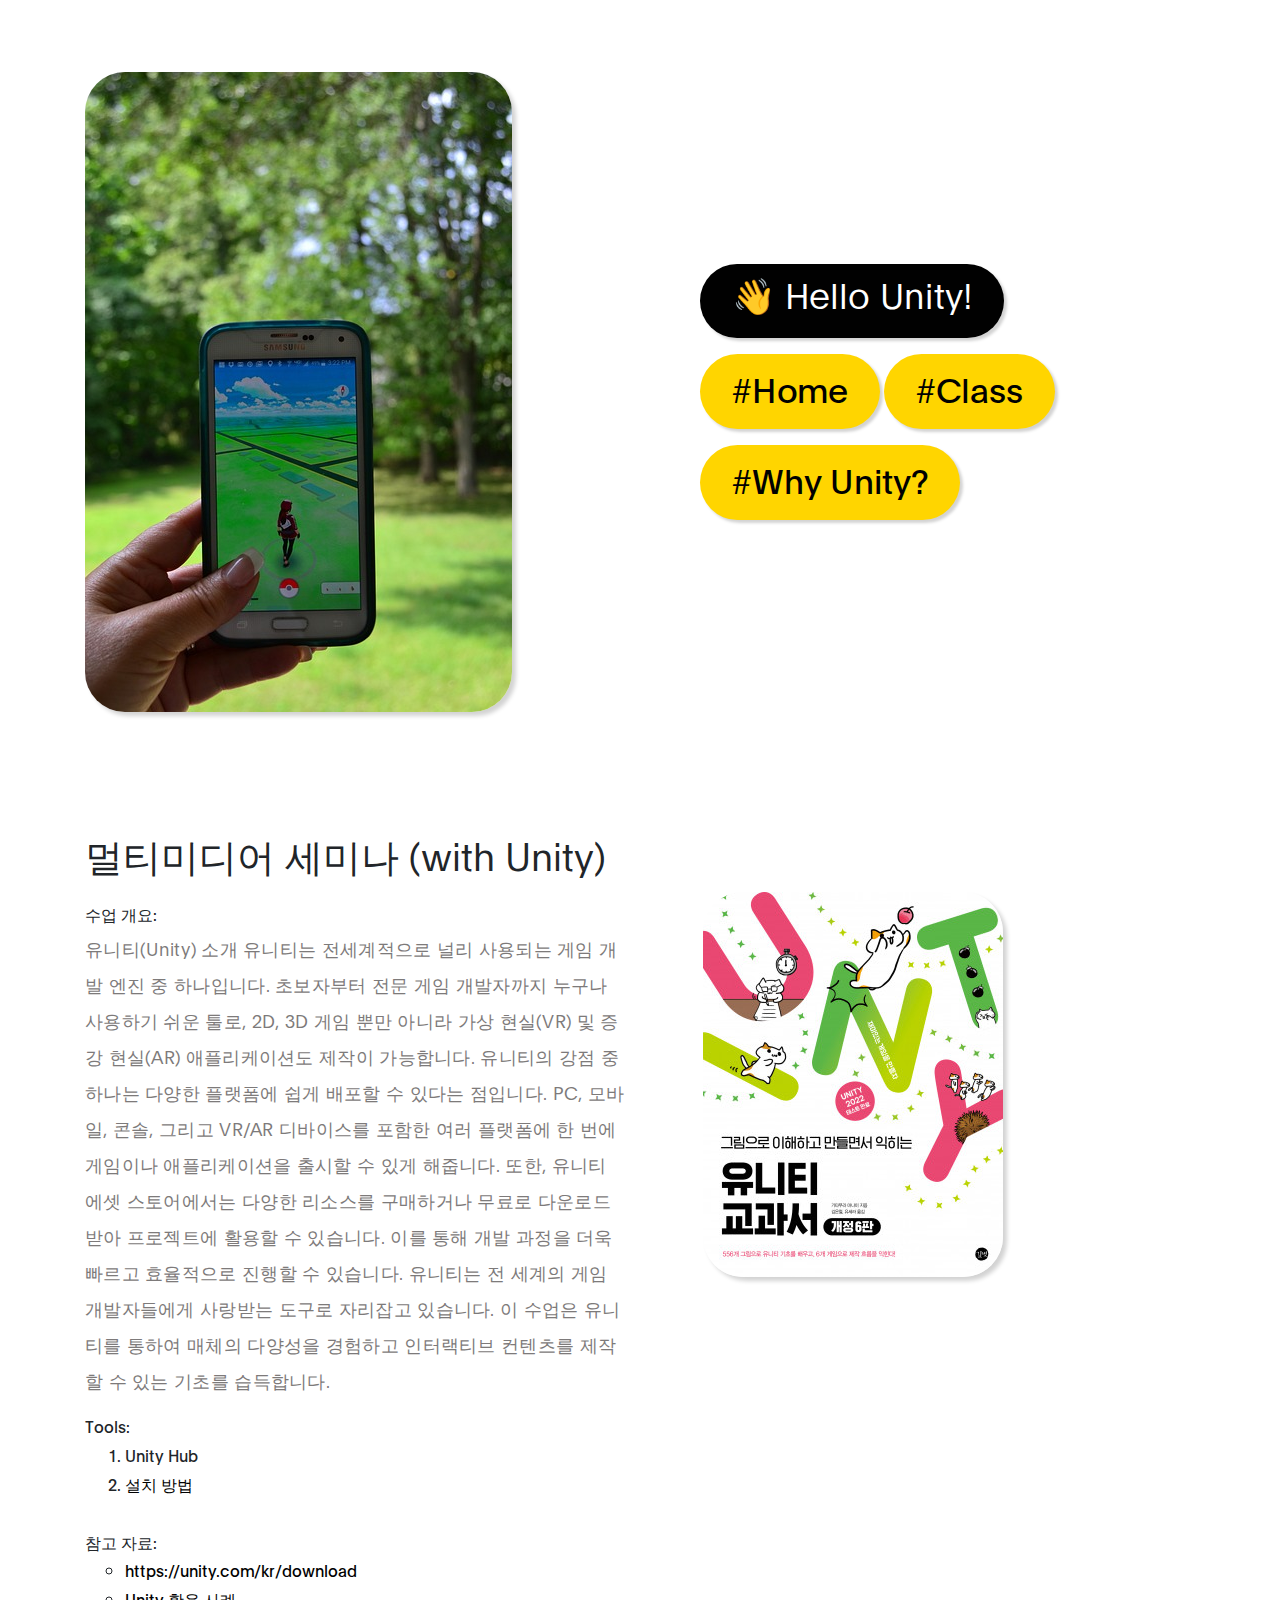
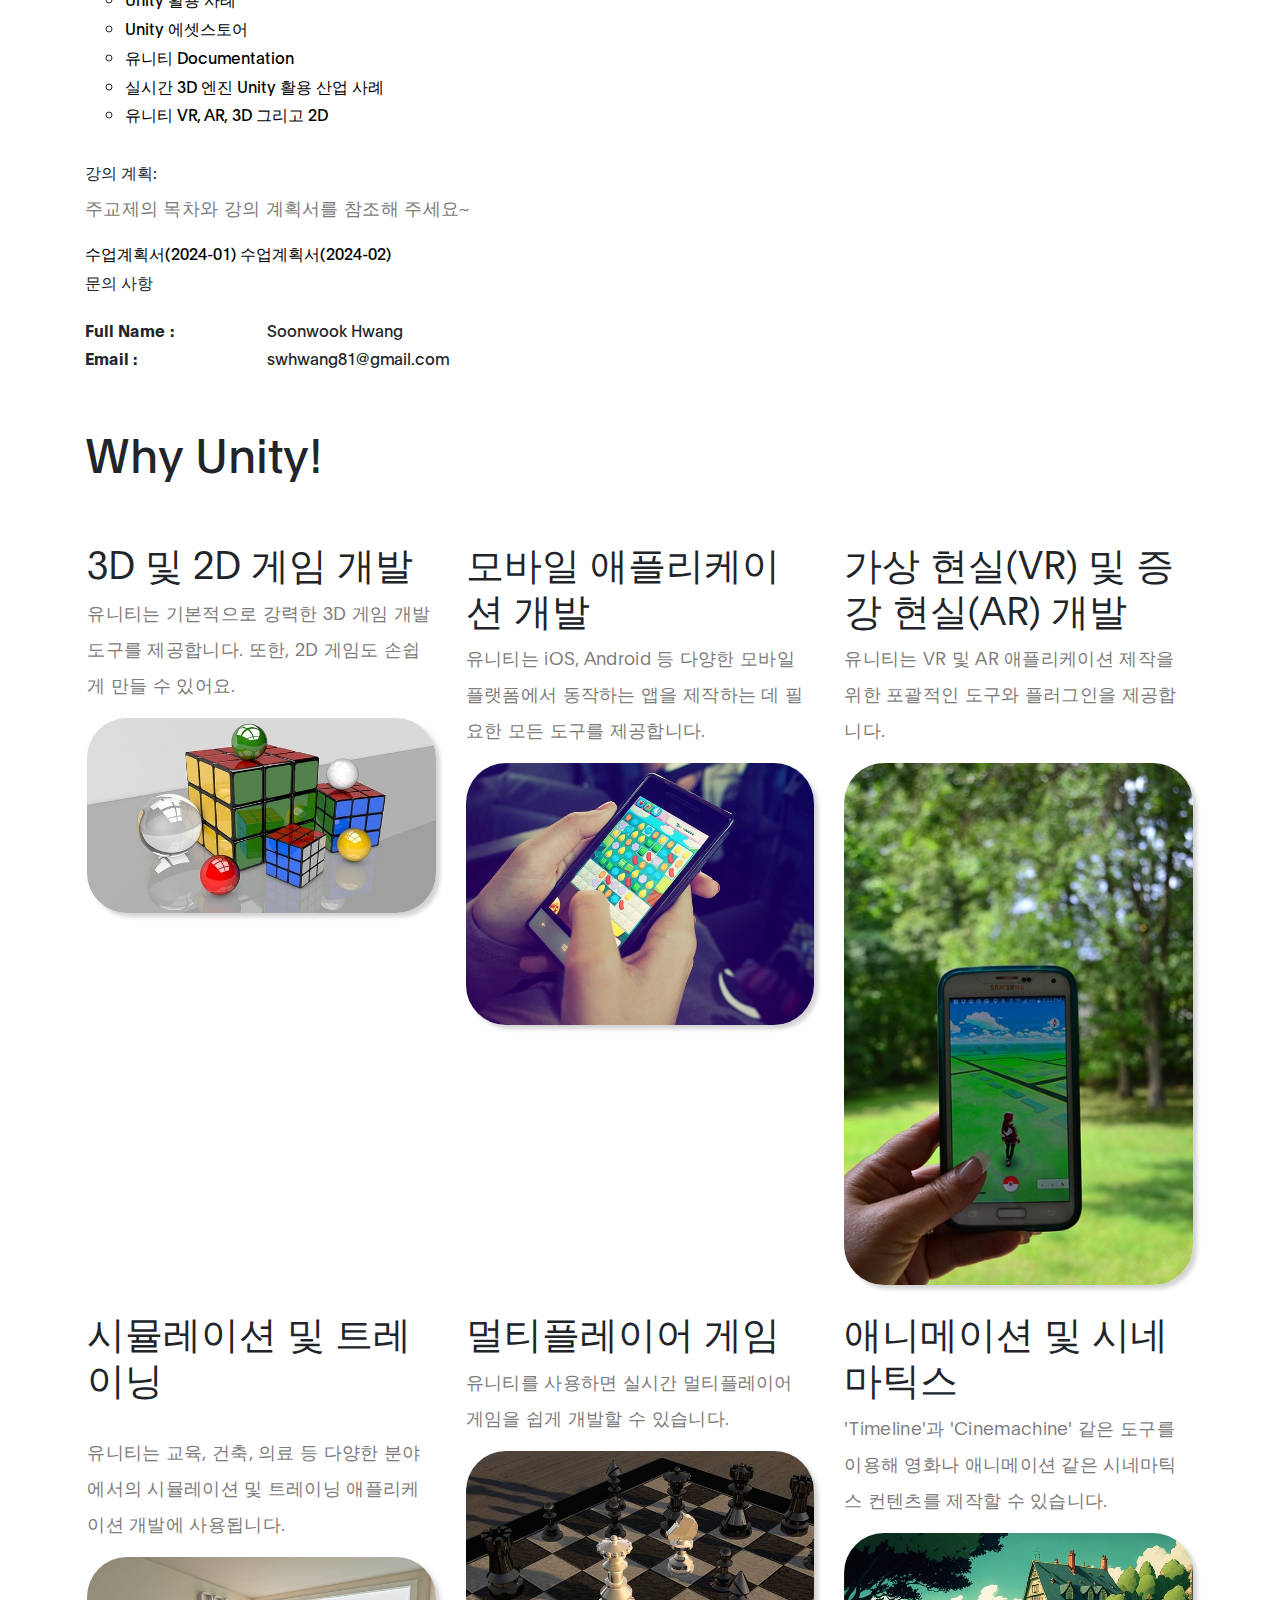
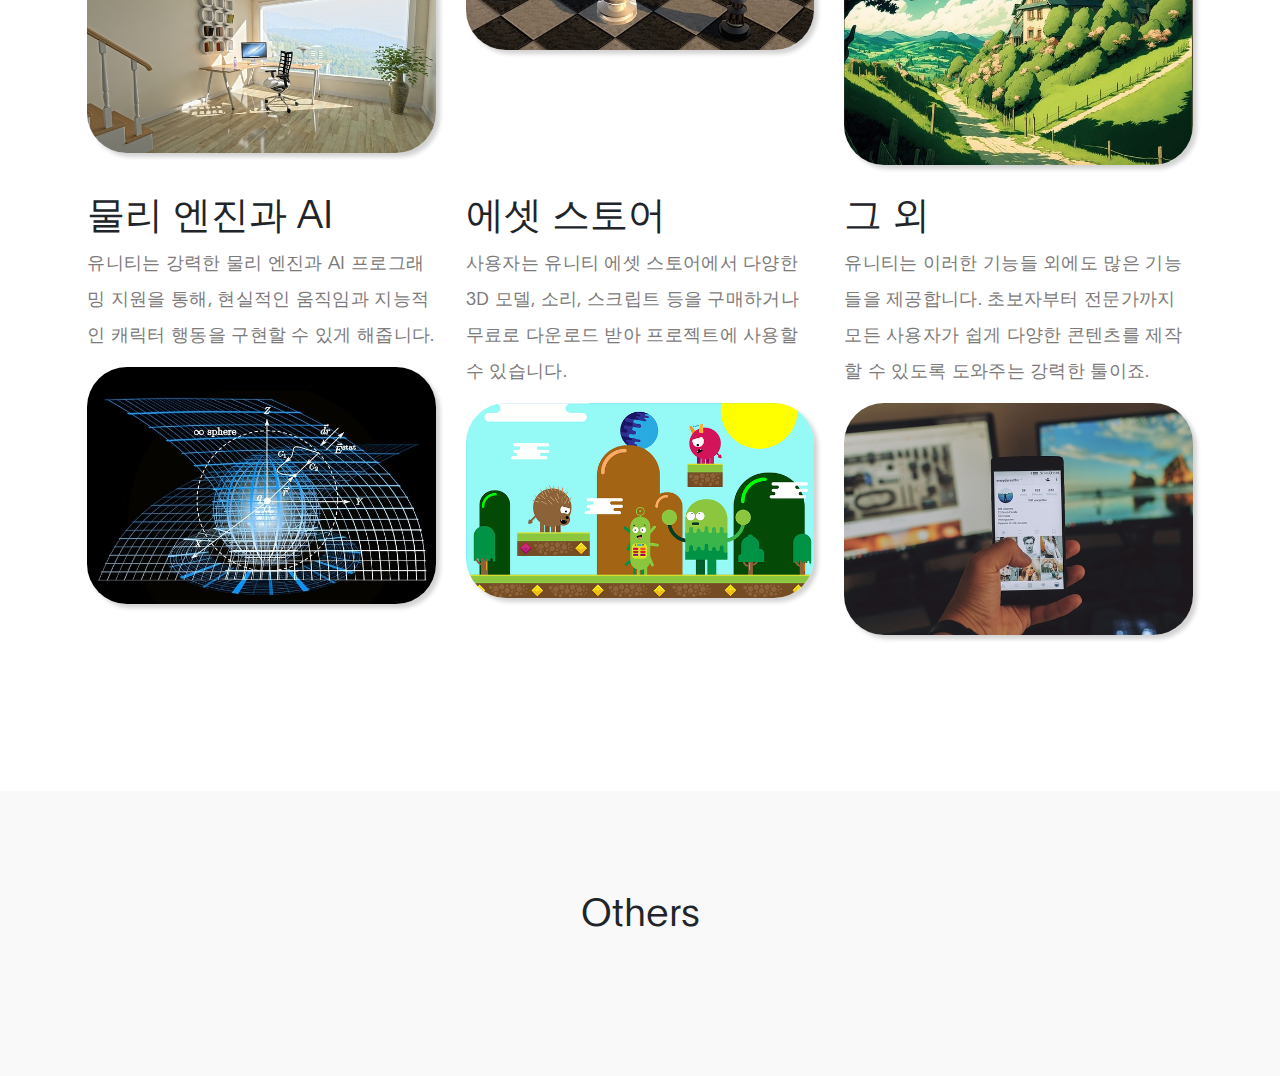
<file: unity.html>
<!DOCTYPE html>
<html>
<head>
    <title>Unity</title>
    <meta charset="UTF-8">
    <meta http-equiv="X-UA-Compatible" content="IE=Edge">
    <meta name="description" content="">
    <meta name="keywords" content="">
    <meta name="author" content="Tooplate">
    <meta name="viewport" content="width=device-width, initial-scale=1, maximum-scale=1">

    <link rel="stylesheet" href="css/bootstrap.min.css">
    <link rel="stylesheet" href="css/all.min.css">
    <link rel="stylesheet" href="css/owl.carousel.min.css">
    <link rel="stylesheet" href="css/owl.theme.default.min.css">

    <!-- MAIN CSS -->
    <link rel="stylesheet" href="css/tooplate-ben-resume-style.css">


</head>


<body>


<!-- HERO -->
<section class="hero d-flex flex-column justify-content-center align-items-center" id="intro">
<br><br><br>
    <div class="container">
       <div class="row">

             <div class="mx-auto col-lg-5 col-md-5 col-10">
                 <img src="images/testimonials/game.jpg" class="about-image img-fluid">
             </div>

              <div class="d-flex flex-column justify-content-center align-items-center col-lg-7 col-md-7 col-12">
                   <div class="hero-text">

                       <h1 class="hero-title">👋 Hello Unity!</h1>
                       <br>

                       <a href="index.html" class="email-link">#Home</a>
                       <a href="#about" class="email-link">#Class</a><br>
                       <a href="#whattodo" class="email-link">#Why Unity?</a>
                       

                     
                   </div>
               </div>

       </div>
   </div>
</section>

<section class="about section-padding" id="whattodo">
    <div class="container">


        <br>
        <div class="row">

            <div class="col-lg-6 col-md-6 col-12" id="about">
                <h3 class="mb-4"><b>멀티미디어 세미나 </b>(with Unity)</h3>
                <ul class="profile-list list-unstyled">
                
                    <li>수업 개요:</li>
                    <p>유니티(Unity) 소개
                        유니티는 전세계적으로 널리 사용되는 게임 개발 엔진 중 하나입니다. 초보자부터 전문 게임 개발자까지 누구나 사용하기 쉬운 툴로, 2D, 3D 게임 뿐만 아니라 가상 현실(VR) 및 증강 현실(AR) 애플리케이션도 제작이 가능합니다.
                        유니티의 강점 중 하나는 다양한 플랫폼에 쉽게 배포할 수 있다는 점입니다. PC, 모바일, 콘솔, 그리고 VR/AR 디바이스를 포함한 여러 플랫폼에 한 번에 게임이나 애플리케이션을 출시할 수 있게 해줍니다.
                        또한, 유니티 에셋 스토어에서는 다양한 리소스를 구매하거나 무료로 다운로드받아 프로젝트에 활용할 수 있습니다. 이를 통해 개발 과정을 더욱 빠르고 효율적으로 진행할 수 있습니다.
                        유니티는 전 세계의 게임 개발자들에게 사랑받는 도구로 자리잡고 있습니다. 
                        이 수업은 유니티를 통하여 매체의 다양성을 경험하고 인터랙티브 컨텐츠를 제작할 수 있는 기초를 습득합니다. </p>
                
                
                <p></p>
                <li>Tools:</li>
                <ol>
                <li>Unity Hub</li>
                <li><a href='https://www.notion.so/da70541dc8cb4469aac6d36beed9347e?pvs=4' target="_blank">설치 방법</a></li>
                </ol>
                <br>
                <li>참고 자료:</li>
                <ul>
                 <li><a href ='https://unity.com/kr/download' target='_blank'>https://unity.com/kr/download</a></li>
                 <li><a href ='https://unity.com/kr/case-study' target='_blank'>Unity 활용 사례</a></li>
                 <li><a href='https://assetstore.unity.com/ko?locale=ko-KR' target='_blank'>Unity 에셋스토어</a></li>
                 <li><a href ='https://docs.unity3d.com/kr/2019.4/Manual/UnityManual.html' target='_blank'>유니티 Documentation</a></li>
                 <li><a href ='https://www.youtube.com/watch?v=mnkOqFgrynA' target='_blank'>실시간 3D 엔진 Unity 활용 산업 사례</a></li>
                 <li><a href ='https://www.youtube.com/watch?v=25N6-_mxU0I' target='_blank'>유니티 VR, AR, 3D 그리고 2D</a></li>
                 
                </ul>
                <br>
                 <li>강의 계획:</li>
                 <p>주교제의 목차와 강의 계획서를 참조해 주세요~</p>
                 <a href="https://www.notion.so/4-fdf28f6385724357959dec294e86f322">수업계획서(2024-01)</a>
                  <a href="https://www.notion.so/50f971474d1645db9aa1412de05bc881?pvs=4">수업계획서(2024-02)</a>
                 <br>
                 <li>문의 사항</li>
                </ul>
                <ul class="mt-4 mb-5 mb-lg-0 profile-list list-unstyled">
                    <li><strong>Full Name :</strong> Soonwook Hwang </li>
                    <li><strong>Email :</strong> swhwang81@gmail.com</li>
                </ul>
            </div>
            
            <div class="col-lg-5 mx-auto col-md-6 col-12" style="margin-top:60px;">
                <a href ='https://www.gilbut.co.kr/book/view?bookcode=BN003748'>
                    <img src="images/unity_text.jpeg" class="about-image img-fluid" ></a>
            </div>

        </div> 
        <br>
        <br>
        <h2 class="mb-4" id="whattodo">Why Unity!</h2>
        <div class="row about-third">
            <div class="col-lg-4 col-md-4 col-12">
            <br>
            <h3 >3D 및 2D 게임 개발</h3>
            <p>유니티는 기본적으로 강력한 3D 게임 개발 도구를 제공합니다. 또한, 2D 게임도 손쉽게 만들 수 있어요.</p>
            <img src="images/testimonials/3d.jpg" class="img-fluid about-image">
        </div>
        <div class="col-lg-4 col-md-4 col-12">
            <br>
            <h3 >모바일 애플리케이션 개발</h3>
            <p>유니티는 iOS, Android 등 다양한 모바일 플랫폼에서 동작하는 앱을 제작하는 데 필요한 모든 도구를 제공합니다.</p>
            <img src="images/testimonials/mobilegame.jpg" class="img-fluid about-image">
            </div>
            <br>

            <div class="col-lg-4 col-md-4 col-12">
            <br>
            <h3 >가상 현실(VR) 및 증강 현실(AR) 개발</h3>
            <p>유니티는 VR 및 AR 애플리케이션 제작을 위한 포괄적인 도구와 플러그인을 제공합니다.</p>
            <img src="images/testimonials/game.jpg" class="img-fluid about-image">
            </div>
            
            <div class="col-lg-4 col-md-4 col-12">
            <br>
            <h3 >시뮬레이션 및 트레이닝</h3>
            <br>
            <p>유니티는 교육, 건축, 의료 등 다양한 분야에서의 시뮬레이션 및 트레이닝 애플리케이션 개발에 사용됩니다.
            </p>
            <img src="images/testimonials/simul.jpg" class="img-fluid about-image">
            </div>
            <br>
            <div class="col-lg-4 col-md-4 col-12">
            <br>
            <h3 >멀티플레이어 게임</h3>
            <p>
            유니티를 사용하면 실시간 멀티플레이어 게임을 쉽게 개발할 수 있습니다.
            </p>
            <img src="images/testimonials/3dgame.jpg" class="img-fluid about-image">
            </div>

            <div class="col-lg-4 col-md-4 col-12">
            <br>
            <h3 >애니메이션 및 시네마틱스</h3>
            <p>
            'Timeline'과 'Cinemachine' 같은 도구를 이용해 영화나 애니메이션 같은 시네마틱스 컨텐츠를 제작할 수 있습니다.</p>
            <img src="images/testimonials/ani.jpg" class="img-fluid about-image">    
            </div>
            <div class="col-lg-4 col-md-4 col-12">
                <br>
                <h3 >물리 엔진과 AI</h3>
                <p>
                    유니티는 강력한 물리 엔진과 AI 프로그래밍 지원을 통해, 현실적인 움직임과 지능적인 캐릭터 행동을 구현할 수 있게 해줍니다.</p>
                    <img src="images/testimonials/pysics.jpg" class="img-fluid about-image">        
            </div>
            <div class="col-lg-4 col-md-4 col-12">
                <br>
                <h3 >에셋 스토어</h3>

                <p>
                    사용자는 유니티 에셋 스토어에서 다양한 3D 모델, 소리, 스크립트 등을 구매하거나 무료로 다운로드 받아 프로젝트에 사용할 수 있습니다.</p>
                    <img src="images/testimonials/asset.png" class="img-fluid about-image"> 
            </div>
            <div class="col-lg-4 col-md-4 col-12">
                <br>
                <h3 >그 외</h3>
                <p>
                    유니티는 이러한 기능들 외에도 많은 기능들을 제공합니다. 초보자부터 전문가까지 모든 사용자가 쉽게 다양한 콘텐츠를 제작할 수 있도록 도와주는 강력한 툴이죠.</p>
                    <img src="images/testimonials/app.jpg" class="img-fluid about-image"> 
            </div>
            
        </div>
   <br>


    </div>
</section>

<!-- TESTIMONIAL -->
<section class="testimonials section-padding" id="testimonials">
    <div class="container">
      
         <div class="row">
         
              <div class="col-12">
                  <h3 class="mb-5 text-center">Others</h3>

                  
           
              </div>
        
         </div>
    </div>
</section>



  <!-- SCRIPTS -->
  <script src="js/jquery.min.js"></script>
  <script src="js/bootstrap.min.js"></script>
  <script src="js/smoothscroll.js"></script>
  <script src="js/owl.carousel.min.js"></script>
  <script src="js/custom.js"></script>

</body>
</html>
</file>
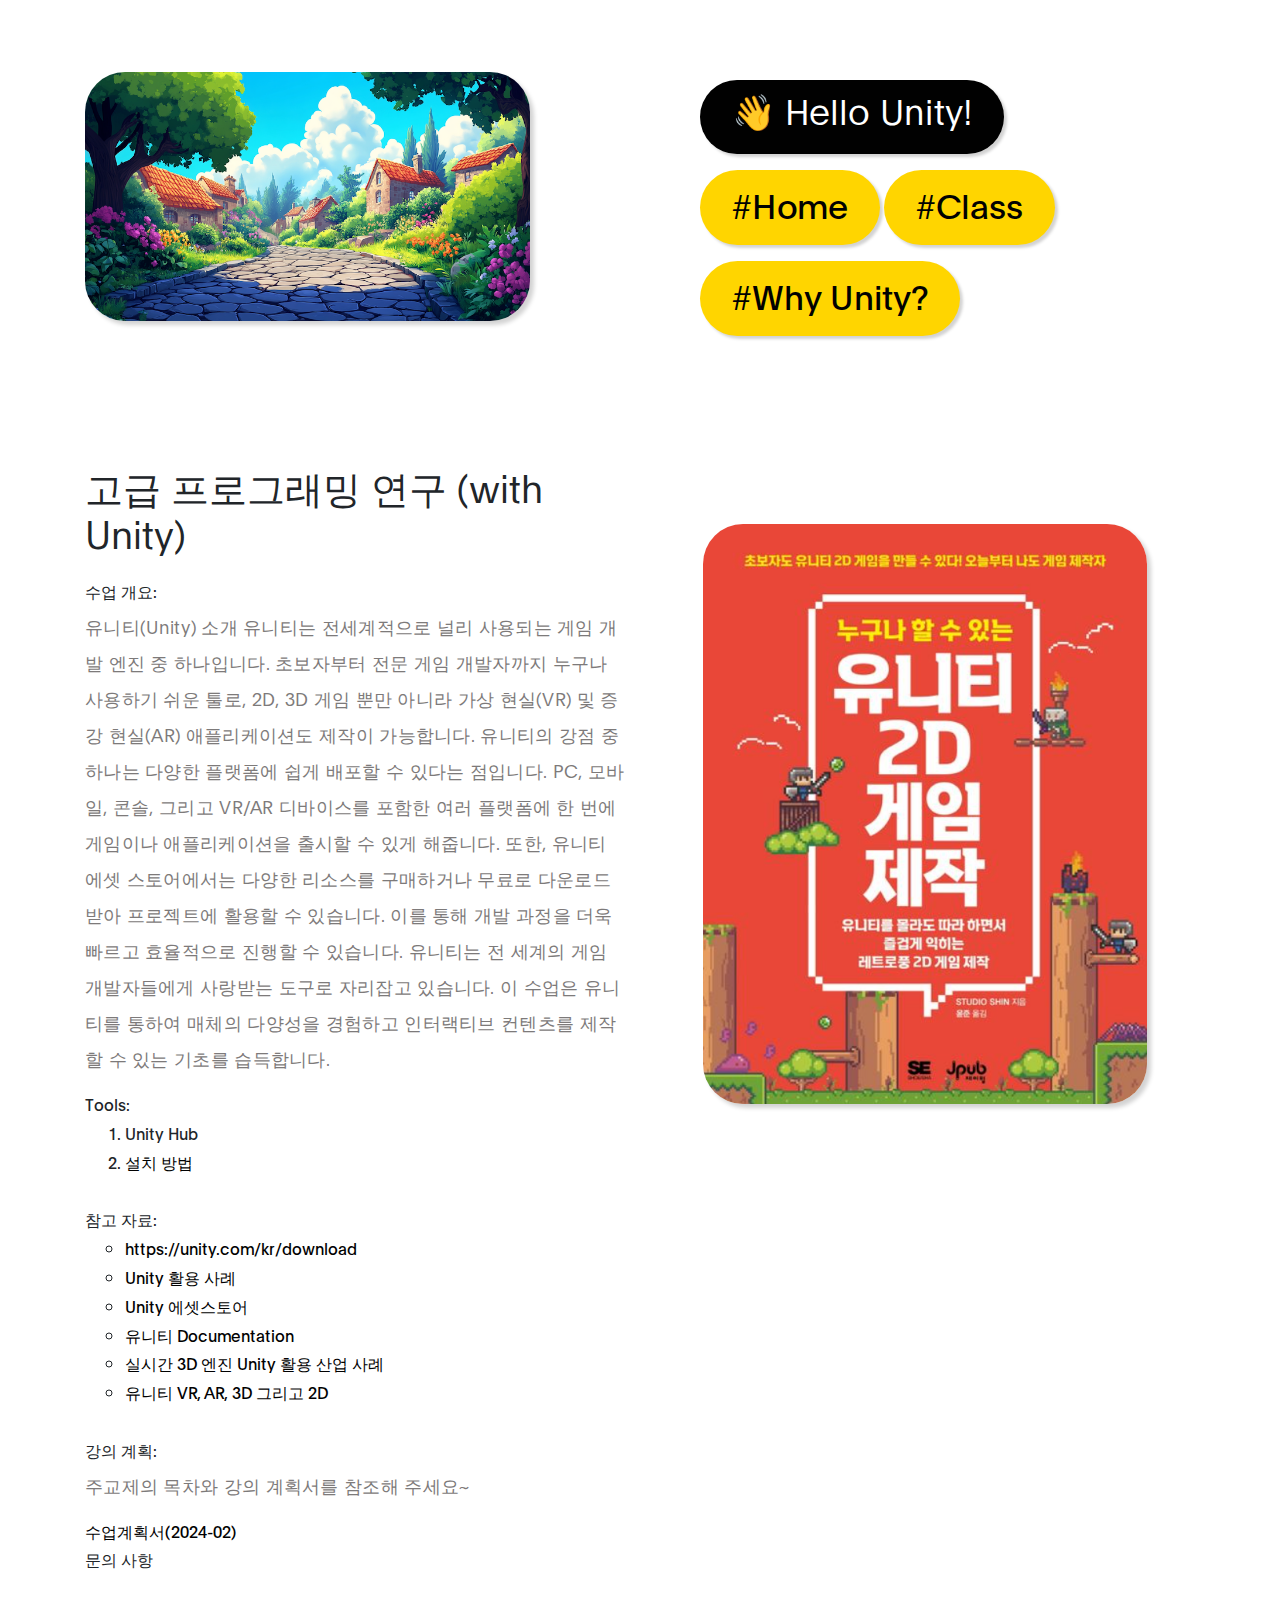
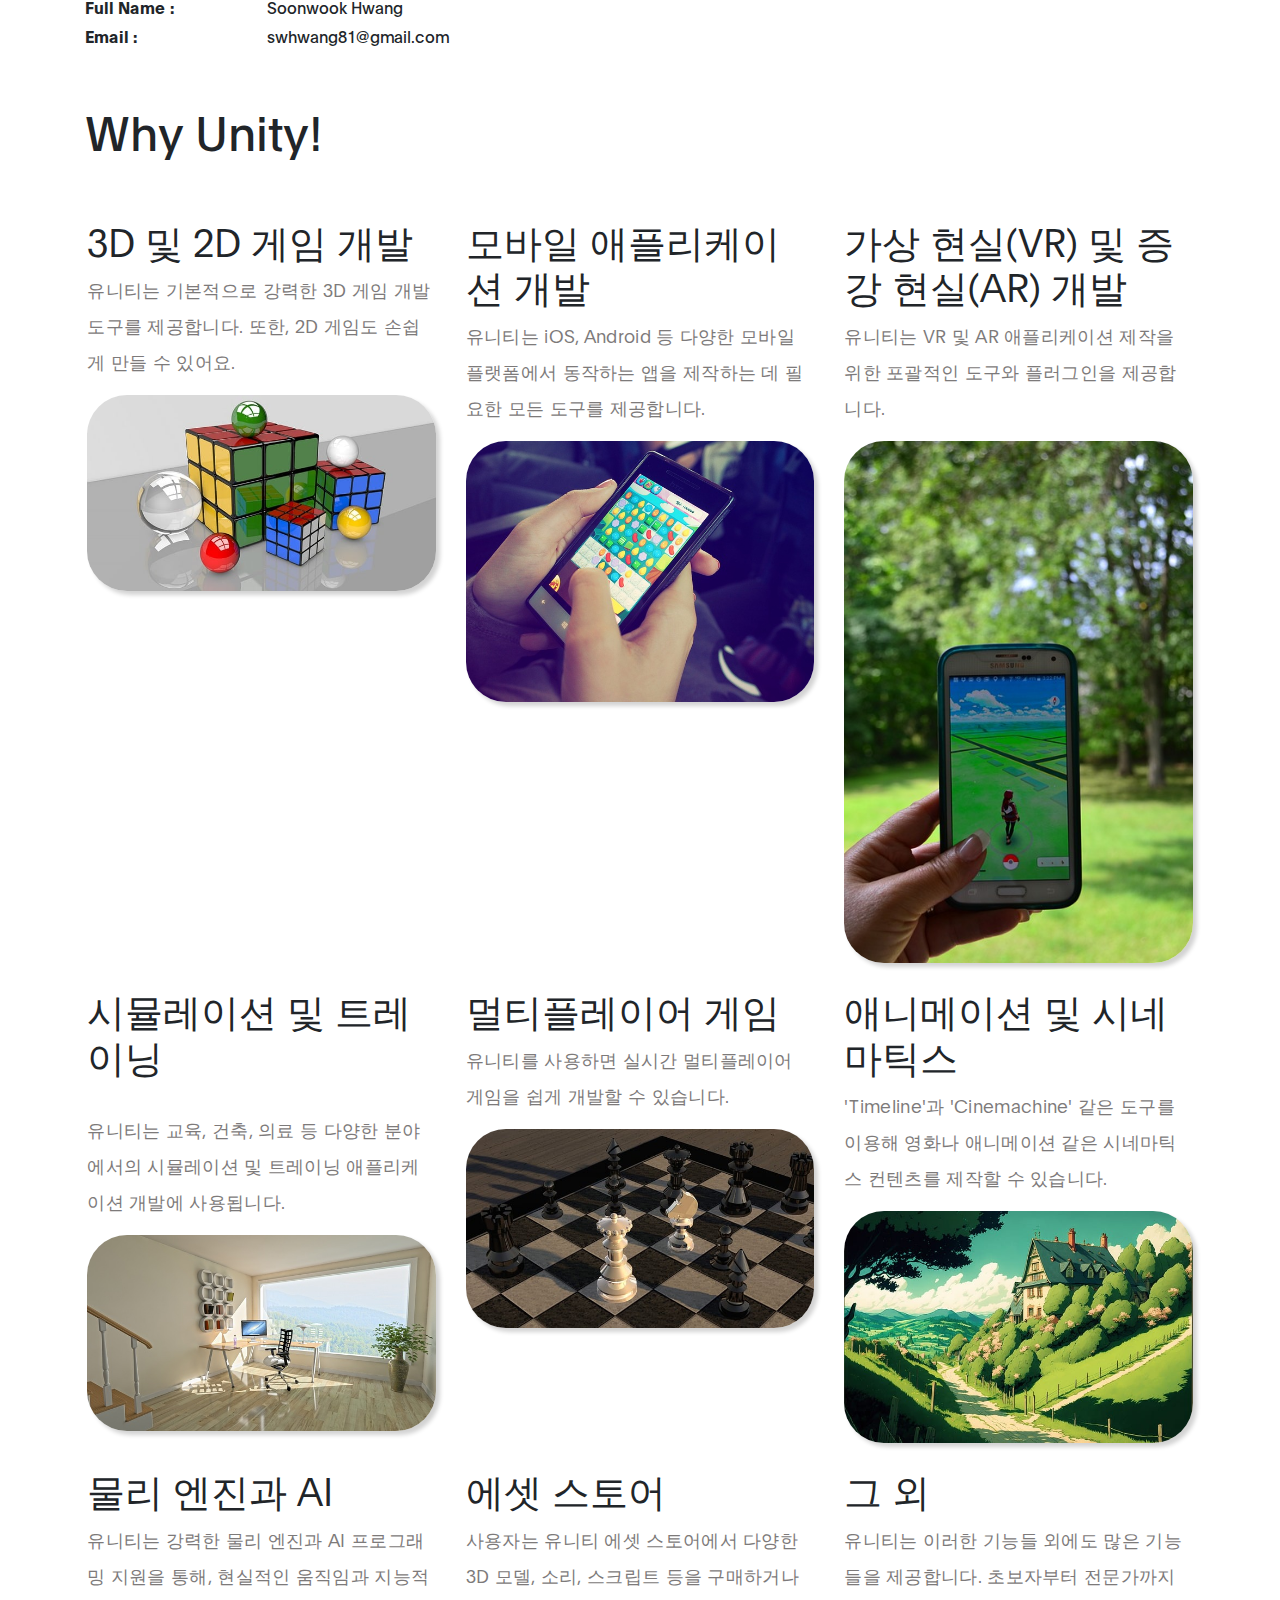
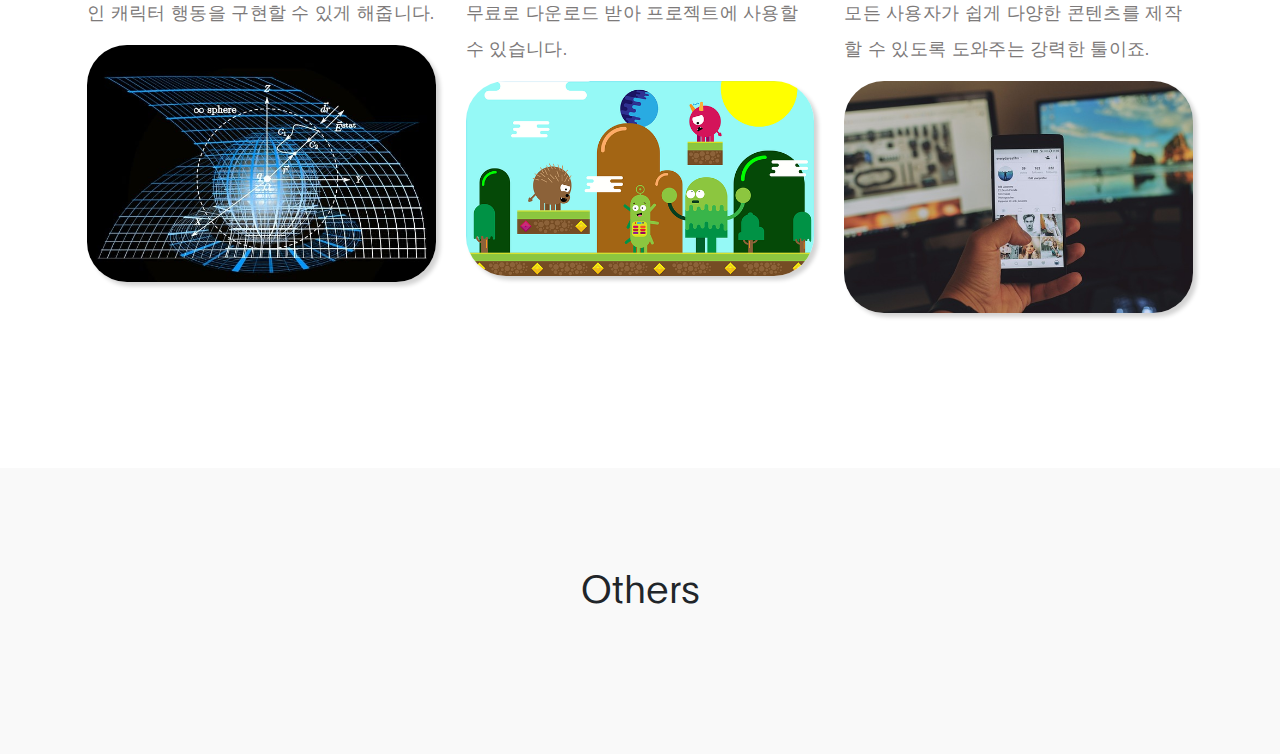
<file: unity2.html>
<!DOCTYPE html>
<html>
<head>
    <title>Unity</title>
    <meta charset="UTF-8">
    <meta http-equiv="X-UA-Compatible" content="IE=Edge">
    <meta name="description" content="">
    <meta name="keywords" content="">
    <meta name="author" content="Tooplate">
    <meta name="viewport" content="width=device-width, initial-scale=1, maximum-scale=1">

    <link rel="stylesheet" href="css/bootstrap.min.css">
    <link rel="stylesheet" href="css/all.min.css">
    <link rel="stylesheet" href="css/owl.carousel.min.css">
    <link rel="stylesheet" href="css/owl.theme.default.min.css">

    <!-- MAIN CSS -->
    <link rel="stylesheet" href="css/tooplate-ben-resume-style.css">


</head>


<body>


<!-- HERO -->
<section class="hero d-flex flex-column justify-content-center align-items-center" id="intro">
<br><br><br>
    <div class="container">
       <div class="row">

             <div class="mx-auto col-lg-5 col-md-5 col-10">
                 <img src="images/2d_game.png" class="about-image img-fluid">
             </div>

              <div class="d-flex flex-column justify-content-center align-items-center col-lg-7 col-md-7 col-12">
                   <div class="hero-text">

                       <h1 class="hero-title">👋 Hello Unity!</h1>
                       <br>

                       <a href="index.html" class="email-link">#Home</a>
                       <a href="#about" class="email-link">#Class</a><br>
                       <a href="#whattodo" class="email-link">#Why Unity?</a>
                       

                     
                   </div>
               </div>

       </div>
   </div>
</section>

<section class="about section-padding" id="whattodo">
    <div class="container">


        <br>
        <div class="row">

            <div class="col-lg-6 col-md-6 col-12" id="about">
                <h3 class="mb-4"><b>고급 프로그래밍 연구 </b>(with Unity)</h3>
                <ul class="profile-list list-unstyled">
                
                    <li>수업 개요:</li>
                    <p>유니티(Unity) 소개
                        유니티는 전세계적으로 널리 사용되는 게임 개발 엔진 중 하나입니다. 초보자부터 전문 게임 개발자까지 누구나 사용하기 쉬운 툴로, 2D, 3D 게임 뿐만 아니라 가상 현실(VR) 및 증강 현실(AR) 애플리케이션도 제작이 가능합니다.
                        유니티의 강점 중 하나는 다양한 플랫폼에 쉽게 배포할 수 있다는 점입니다. PC, 모바일, 콘솔, 그리고 VR/AR 디바이스를 포함한 여러 플랫폼에 한 번에 게임이나 애플리케이션을 출시할 수 있게 해줍니다.
                        또한, 유니티 에셋 스토어에서는 다양한 리소스를 구매하거나 무료로 다운로드받아 프로젝트에 활용할 수 있습니다. 이를 통해 개발 과정을 더욱 빠르고 효율적으로 진행할 수 있습니다.
                        유니티는 전 세계의 게임 개발자들에게 사랑받는 도구로 자리잡고 있습니다. 
                        이 수업은 유니티를 통하여 매체의 다양성을 경험하고 인터랙티브 컨텐츠를 제작할 수 있는 기초를 습득합니다. </p>
                
                
                <p></p>
                <li>Tools:</li>
                <ol>
                <li>Unity Hub</li>
                <li><a href='https://www.notion.so/da70541dc8cb4469aac6d36beed9347e?pvs=4' target="_blank">설치 방법</a></li>
                </ol>
                <br>
                <li>참고 자료:</li>
                <ul>
                 <li><a href ='https://unity.com/kr/download' target='_blank'>https://unity.com/kr/download</a></li>
                 <li><a href ='https://unity.com/kr/case-study' target='_blank'>Unity 활용 사례</a></li>
                 <li><a href='https://assetstore.unity.com/ko?locale=ko-KR' target='_blank'>Unity 에셋스토어</a></li>
                 <li><a href ='https://docs.unity3d.com/kr/2019.4/Manual/UnityManual.html' target='_blank'>유니티 Documentation</a></li>
                 <li><a href ='https://www.youtube.com/watch?v=mnkOqFgrynA' target='_blank'>실시간 3D 엔진 Unity 활용 산업 사례</a></li>
                 <li><a href ='https://www.youtube.com/watch?v=25N6-_mxU0I' target='_blank'>유니티 VR, AR, 3D 그리고 2D</a></li>
                 
                </ul>
                <br>
                 <li>강의 계획:</li>
                 <p>주교제의 목차와 강의 계획서를 참조해 주세요~</p>
                  <a href="https://www.notion.so/50f971474d1645db9aa1412de05bc881?pvs=4">수업계획서(2024-02)</a>
                 <br>
                 <li>문의 사항</li>
                </ul>
                <ul class="mt-4 mb-5 mb-lg-0 profile-list list-unstyled">
                    <li><strong>Full Name :</strong> Soonwook Hwang </li>
                    <li><strong>Email :</strong> swhwang81@gmail.com</li>
                </ul>
            </div>
            
            <div class="col-lg-5 mx-auto col-md-6 col-12" style="margin-top:60px;">
                <a href ='https://product.kyobobook.co.kr/detail/S000061838834'>
                    <img src="images/unity_2d.png" class="about-image img-fluid" ></a>
            </div>

        </div> 
        <br>
        <br>
        <h2 class="mb-4" id="whattodo">Why Unity!</h2>
        <div class="row about-third">
            <div class="col-lg-4 col-md-4 col-12">
            <br>
            <h3 >3D 및 2D 게임 개발</h3>
            <p>유니티는 기본적으로 강력한 3D 게임 개발 도구를 제공합니다. 또한, 2D 게임도 손쉽게 만들 수 있어요.</p>
            <img src="images/testimonials/3d.jpg" class="img-fluid about-image">
        </div>
        <div class="col-lg-4 col-md-4 col-12">
            <br>
            <h3 >모바일 애플리케이션 개발</h3>
            <p>유니티는 iOS, Android 등 다양한 모바일 플랫폼에서 동작하는 앱을 제작하는 데 필요한 모든 도구를 제공합니다.</p>
            <img src="images/testimonials/mobilegame.jpg" class="img-fluid about-image">
            </div>
            <br>

            <div class="col-lg-4 col-md-4 col-12">
            <br>
            <h3 >가상 현실(VR) 및 증강 현실(AR) 개발</h3>
            <p>유니티는 VR 및 AR 애플리케이션 제작을 위한 포괄적인 도구와 플러그인을 제공합니다.</p>
            <img src="images/testimonials/game.jpg" class="img-fluid about-image">
            </div>
            
            <div class="col-lg-4 col-md-4 col-12">
            <br>
            <h3 >시뮬레이션 및 트레이닝</h3>
            <br>
            <p>유니티는 교육, 건축, 의료 등 다양한 분야에서의 시뮬레이션 및 트레이닝 애플리케이션 개발에 사용됩니다.
            </p>
            <img src="images/testimonials/simul.jpg" class="img-fluid about-image">
            </div>
            <br>
            <div class="col-lg-4 col-md-4 col-12">
            <br>
            <h3 >멀티플레이어 게임</h3>
            <p>
            유니티를 사용하면 실시간 멀티플레이어 게임을 쉽게 개발할 수 있습니다.
            </p>
            <img src="images/testimonials/3dgame.jpg" class="img-fluid about-image">
            </div>

            <div class="col-lg-4 col-md-4 col-12">
            <br>
            <h3 >애니메이션 및 시네마틱스</h3>
            <p>
            'Timeline'과 'Cinemachine' 같은 도구를 이용해 영화나 애니메이션 같은 시네마틱스 컨텐츠를 제작할 수 있습니다.</p>
            <img src="images/testimonials/ani.jpg" class="img-fluid about-image">    
            </div>
            <div class="col-lg-4 col-md-4 col-12">
                <br>
                <h3 >물리 엔진과 AI</h3>
                <p>
                    유니티는 강력한 물리 엔진과 AI 프로그래밍 지원을 통해, 현실적인 움직임과 지능적인 캐릭터 행동을 구현할 수 있게 해줍니다.</p>
                    <img src="images/testimonials/pysics.jpg" class="img-fluid about-image">        
            </div>
            <div class="col-lg-4 col-md-4 col-12">
                <br>
                <h3 >에셋 스토어</h3>

                <p>
                    사용자는 유니티 에셋 스토어에서 다양한 3D 모델, 소리, 스크립트 등을 구매하거나 무료로 다운로드 받아 프로젝트에 사용할 수 있습니다.</p>
                    <img src="images/testimonials/asset.png" class="img-fluid about-image"> 
            </div>
            <div class="col-lg-4 col-md-4 col-12">
                <br>
                <h3 >그 외</h3>
                <p>
                    유니티는 이러한 기능들 외에도 많은 기능들을 제공합니다. 초보자부터 전문가까지 모든 사용자가 쉽게 다양한 콘텐츠를 제작할 수 있도록 도와주는 강력한 툴이죠.</p>
                    <img src="images/testimonials/app.jpg" class="img-fluid about-image"> 
            </div>
            
        </div>
   <br>


    </div>
</section>

<!-- TESTIMONIAL -->
<section class="testimonials section-padding" id="testimonials">
    <div class="container">
      
         <div class="row">
         
              <div class="col-12">
                  <h3 class="mb-5 text-center">Others</h3>

                  
           
              </div>
        
         </div>
    </div>
</section>



  <!-- SCRIPTS -->
  <script src="js/jquery.min.js"></script>
  <script src="js/bootstrap.min.js"></script>
  <script src="js/smoothscroll.js"></script>
  <script src="js/owl.carousel.min.js"></script>
  <script src="js/custom.js"></script>

</body>
</html>
</file>
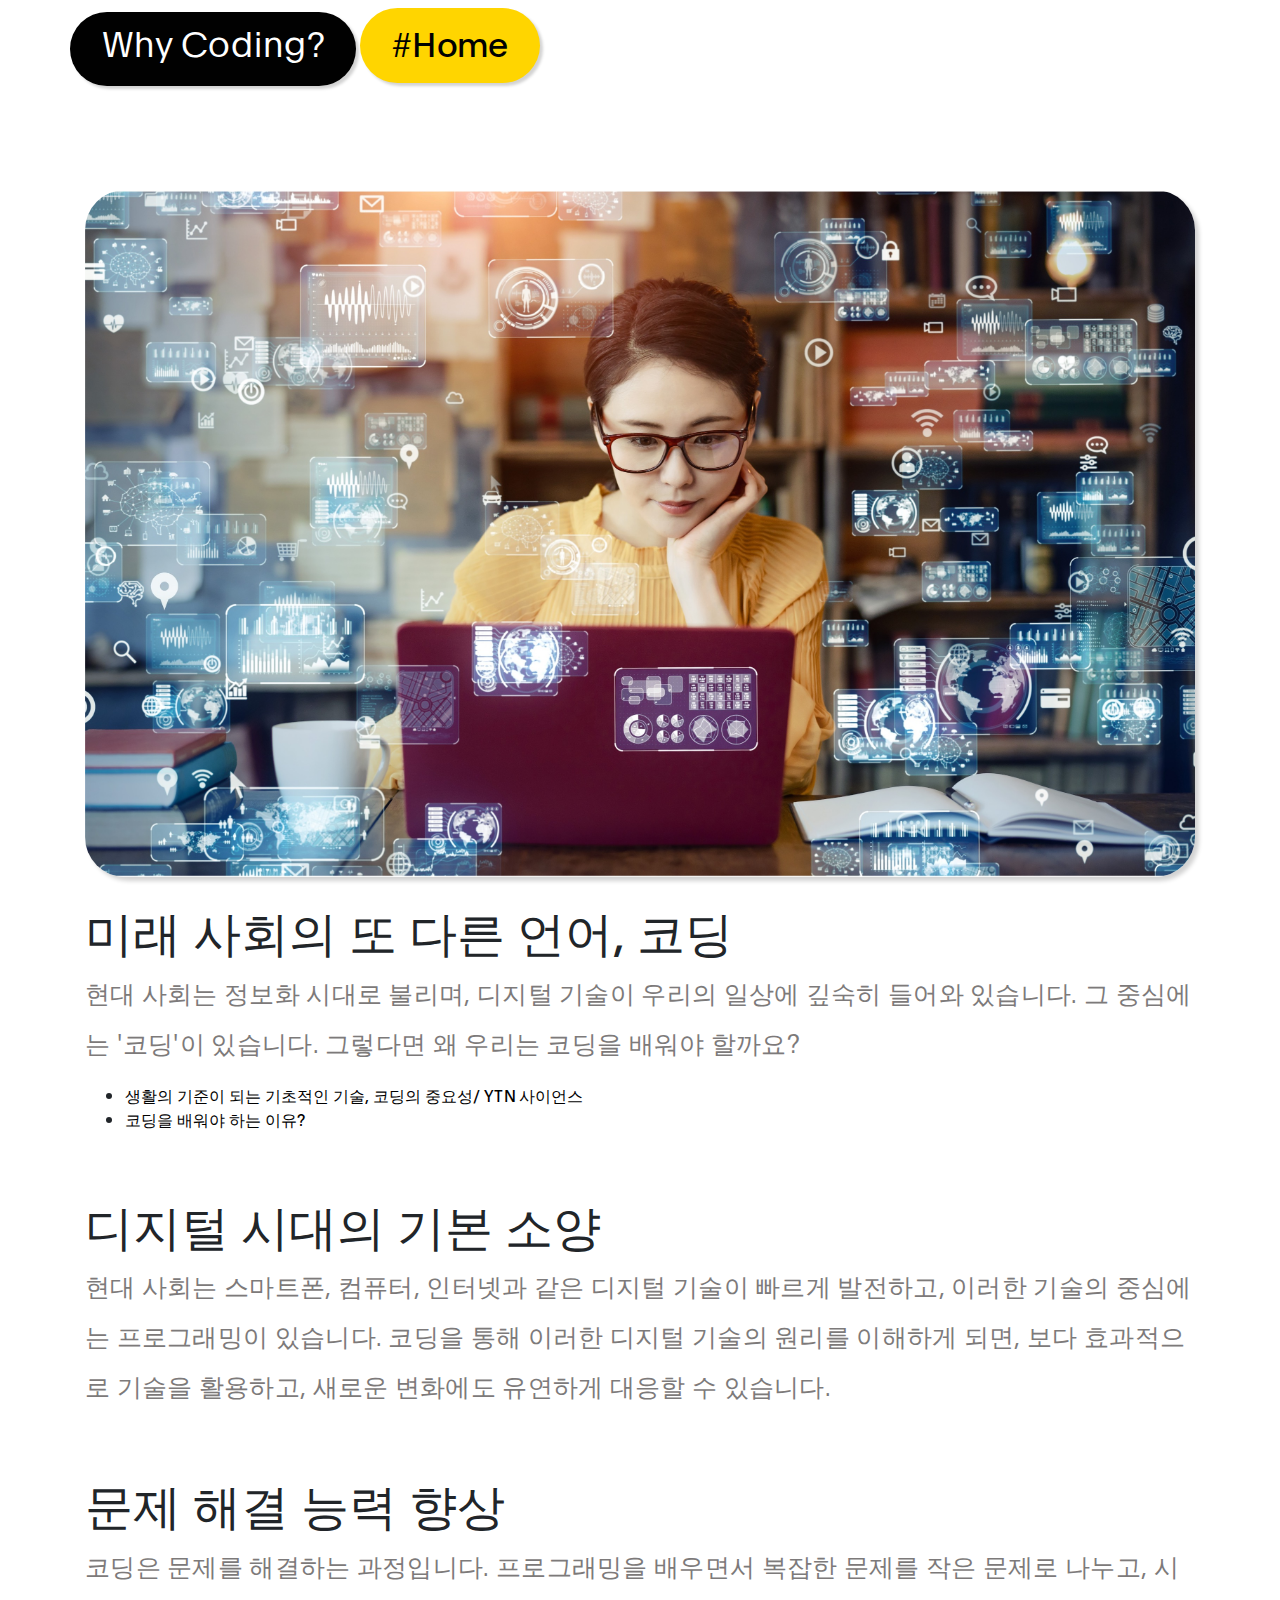
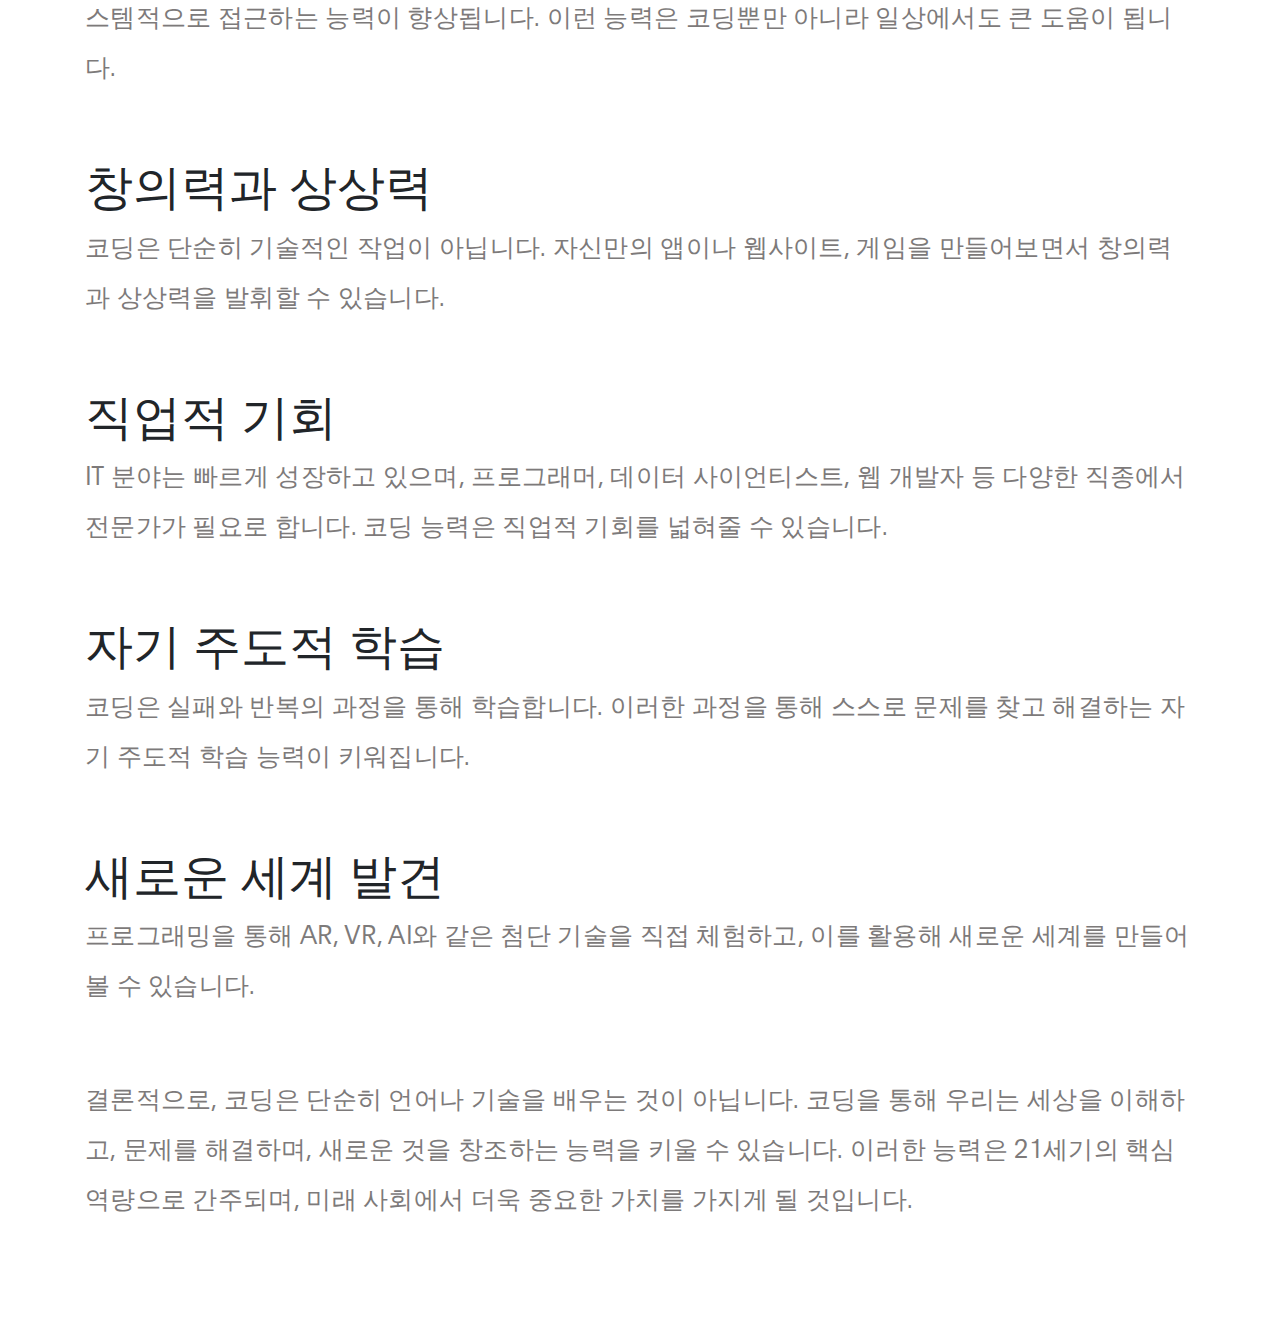
<file: whycoding.html>
<!DOCTYPE html>
<html>
<head>
    <title>Why Coding?</title>
    <meta charset="UTF-8">
    <meta http-equiv="X-UA-Compatible" content="IE=Edge">
    <meta name="description" content="">
    <meta name="keywords" content="">
    <meta name="author" content="Tooplate">
    <meta name="viewport" content="width=device-width, initial-scale=1, maximum-scale=1">

    <link rel="stylesheet" href="css/bootstrap.min.css">
    <link rel="stylesheet" href="css/all.min.css">
    <link rel="stylesheet" href="css/owl.carousel.min.css">
    <link rel="stylesheet" href="css/owl.theme.default.min.css">

    <!-- MAIN CSS -->
    <link rel="stylesheet" href="css/tooplate-ben-resume-style.css">


</head>


<body>


<!-- HERO -->
<section class="hero d-flex flex-column justify-content-center align-items-center" id="intro">

    <div class="container">
       <div class="row">       
                   <div class="hero-text">

                       <h1 class="hero-title">Why Coding?</h1>
                       <a href="index.html" class="email-link">#Home</a>
                       <br>

                   </div>
       </div>
   </div>
</section>

<section class="about section-padding" id="about">
    <div class="container">
        <img src="images/testimonials/data.jpg" class="img-fluid about-image"> 
        <br><br>
    <h2>미래 사회의 또 다른 언어, 코딩</h2>
    <p style="font-size:25px;">현대 사회는 정보화 시대로 불리며, 디지털 기술이 우리의 일상에 깊숙히 들어와 있습니다. 그 중심에는 '코딩'이 있습니다. 그렇다면 왜 우리는 코딩을 배워야 할까요?</p>
     
    <ul>
    <li><a href ='https://www.youtube.com/watch?v=JYR7hdtjVWQ' target='_blank'>생활의 기준이 되는 기초적인 기술, 코딩의 중요성/ YTN 사이언스</a> </li> 
    <li><a href="https://www.youtube.com/watch?v=2yGMgLZQhIY">코딩을 배워야 하는 이유?</a></li>
    </ul> 
    <br><br>
    <h2>디지털 시대의 기본 소양</h2>
    <p style="font-size:25px;">현대 사회는 스마트폰, 컴퓨터, 인터넷과 같은 디지털 기술이 빠르게 발전하고, 이러한 기술의 중심에는 프로그래밍이 있습니다. 
        코딩을 통해 이러한 디지털 기술의 원리를 이해하게 되면, 보다 효과적으로 기술을 활용하고, 새로운 변화에도 유연하게 대응할 수 있습니다.</p>
    <br><br>

    <h2>문제 해결 능력 향상</h2>
    <p style="font-size:25px;">코딩은 문제를 해결하는 과정입니다.
         프로그래밍을 배우면서 복잡한 문제를 작은 문제로 나누고, 시스템적으로 접근하는 능력이 향상됩니다. 이런 능력은 코딩뿐만 아니라 일상에서도 큰 도움이 됩니다.</p>
    <br><br>

    <h2>창의력과 상상력</h2>
    <p style="font-size:25px;">코딩은 단순히 기술적인 작업이 아닙니다. 자신만의 앱이나 웹사이트, 게임을 만들어보면서 창의력과 상상력을 발휘할 수 있습니다.</p>
    <br><br>

    <h2>직업적 기회</h2>
    <p style="font-size:25px;">IT 분야는 빠르게 성장하고 있으며, 프로그래머, 데이터 사이언티스트, 웹 개발자 등 다양한 직종에서 전문가가 필요로 합니다. 코딩 능력은 직업적 기회를 넓혀줄 수 있습니다.</p>
    <br><br>

    <h2>자기 주도적 학습</h2>
    <p style="font-size:25px;">코딩은 실패와 반복의 과정을 통해 학습합니다. 이러한 과정을 통해 스스로 문제를 찾고 해결하는 자기 주도적 학습 능력이 키워집니다.</p>
    <br><br>

    <h2>새로운 세계 발견</h2>
    <p style="font-size:25px;">프로그래밍을 통해 AR, VR, AI와 같은 첨단 기술을 직접 체험하고, 이를 활용해 새로운 세계를 만들어볼 수 있습니다.</p>
    <br><br>

    <p style="font-size:25px;"> 결론적으로, 코딩은 단순히 언어나 기술을 배우는 것이 아닙니다. 코딩을 통해 우리는 세상을 이해하고, 문제를 해결하며, 새로운 것을 창조하는 능력을 키울 수 있습니다. 이러한 능력은 21세기의 핵심 역량으로 간주되며, 미래 사회에서 더욱 중요한 가치를 가지게 될 것입니다.</p>
</div>

</section>



  <!-- SCRIPTS -->
  <script src="js/jquery.min.js"></script>
  <script src="js/bootstrap.min.js"></script>
  <script src="js/smoothscroll.js"></script>
  <script src="js/owl.carousel.min.js"></script>
  <script src="js/custom.js"></script>

</body>
</html>
</file>
<file: css/tooplate-ben-resume-style.css>
/*

Tooplate 2120 Ben Resume

https://www.tooplate.com/view/2120-ben-resume

*/

  @font-face {
      font-family: 'Plain';
      src: url('../localfonts/Plain-Regular.woff2') format('woff2'),
          url('../localfonts/Plain-Regular.woff') format('woff');
      font-weight: normal;
      font-style: normal;
  }

  @font-face {
      font-family: 'Plain';
      src: url('../localfonts/Plain-Light.woff2') format('woff2'),
          url('../localfonts/Plain-Light.woff') format('woff');
      font-weight: 300;
      font-style: normal;
  }

  @font-face {
      font-family: 'Plain';
      src: url('../localfonts/Plain-Bold.woff2') format('woff2'),
          url('../localfonts/Plain-Bold.woff') format('woff');
      font-weight: bold;
      font-style: normal;
  }

  :root {
    --primary-color:        #ffd500;
    --white-color:          #ffffff;
    --dark-color:           #010101;
    --menu-bg-color:        #212529;

    --gray-color:           #909090;
    --p-color:              #7d7a7a;

    --base-font-family:     "Plain", -apple-system,BlinkMacSystemFont,"Segoe UI",Roboto,"Helvetica Neue",Arial,"Noto Sans",sans-serif,"Apple Color Emoji","Segoe UI Emoji","Segoe UI Symbol","Noto Color Emoji";
    --font-weight-bold:     600;
    --font-weight-normal:   400;
    --font-weight-light:    300;

    --h1-font-size:         56px;
    --h2-font-size:         48px;
    --h3-font-size:         38px;
    --h4-font-size:         34px;
    --h5-font-size:         30px;
    --h6-font-size:         24px;
    --p-font-size:          18px;
    --base-font-size:       16px;
    --button-font-size:     20px;

    --border-radius-large:  100%;
    --border-radius-medium: 80px;
    --border-radius-small:  40px;
  }


  body {
    font-family: var(--base-font-family);
  }


  /*---------------------------------------
     TYPOGRAPHY              
  -----------------------------------------*/

  h1 {
    font-size: var(--h1-font-size);
  }

  h1,
  h3 {
    font-weight: var(--font-weight-light);
  }

  h2 {
    font-size: var(--h2-font-size);
  }

  h3 {
    font-size: var(--h3-font-size);
  }

  h4 {
    font-size: var(--h4-font-size);
  }

  h5 {
    font-size: var(--h5-font-size);
  }

  h6 {
    font-weight: var(--font-weight-bold);
    font-size: var(--h6-font-size);
  }

  p {
    color: var(--p-color);
    font-size: var(--p-font-size);
    font-weight: var(--font-weight-light);
    letter-spacing: 0.3px;
    line-height: 2em;
  }

img{
	box-shadow: 4px 4px 4px lightgray;
}

  .section-padding {
    padding: 6rem 0;
  }

  .custom-icon {
    font-size: 12px;
    position: relative;
    bottom: 3px;
    left: 5px;
    transform: rotate(-25deg);
  }


  /* CUSTOM BUTTON */
  .custom-btn {
    background: var(--dark-color);
    border: none;
    border-radius: var(--border-radius-medium);
    color: var(--white-color);
    letter-spacing: 0.2px;
    padding: 6px 36px 10px 36px;
    font-size: var(--button-font-size);
    white-space: nowrap;
  }

  .custom-btn:hover,
  .custom-btn:focus {
    color: var(--dark-color);
    background: var(--primary-color);
  }


  /*---------------------------------------
     GENERAL               
  -----------------------------------------*/

  * {
    -webkit-box-sizing: border-box;
    -moz-box-sizing: border-box;
    box-sizing: border-box;
  }

  *::before,
  *::after {
    -webkit-box-sizing: border-box;
    -moz-box-sizing: border-box;
    box-sizing: border-box;
  }

  a {
    color: var(--dark-color);
    text-decoration: none;
    transition: all 0.4s linear;
  }

  a:hover  {
    color: var(--dark-color);
    text-decoration: none;
  }


  /*---------------------------------------
     MENU                
  -----------------------------------------*/

  .navbar {
    background: transparent;
    padding: 0.3rem 1rem;
    transition: all 300ms ease-in-out;
    position: absolute;
    z-index: 99;
    top: 0;
    right: 0;
    left: 0;
    opacity: 0;
  }

  .navbar.scroll {
    background: var(--menu-bg-color);
    padding: 0.5rem 1rem;
    position: fixed;
    opacity: 1;
  }

  .navbar-brand {
    color: var(--white-color);
    font-weight: var(--font-weight-light);
    font-size: var(--h4-font-size);
  }

  .navbar .custom-btn {
    background: var(--primary-color);
    color: var(--dark-color);
  }

  .contact-form #submit-button:hover,
  .navbar .custom-btn:hover {
    background: var(--dark-color);
    color: var(--white-color);
  }

  .navbar-expand-lg .navbar-nav .nav-link {
    margin: 0 1.5rem;
    padding: 0;
  }

  .nav-item .nav-link.active, 
  .nav-item .nav-link:hover {
    color: var(--gray-color);
  }

  .nav-item .nav-link.active, 
  .nav-item .nav-link:hover {
    border-bottom-color: var(--primary-color);
  }

  .nav-link {
    color: var(--gray-color);
    font-weight: var(--font-weight-light);
    font-size: var(--base-font-size);
    border-bottom: 1px solid transparent;
  }

  .navbar-toggler {
    border: 0;
    padding: 0;
    cursor: pointer;
    margin: 0 10px 0 0;
    width: 30px;
    height: 35px;
    outline: none;
  }

  .navbar-toggler:focus {
    outline: none;
  }

  .navbar-toggler[aria-expanded="true"] .navbar-toggler-icon {
    background: transparent;
  }

  .navbar-toggler[aria-expanded="true"] .navbar-toggler-icon::before,
  .navbar-toggler[aria-expanded="true"] .navbar-toggler-icon::after {
    transition: top 300ms 50ms ease, -webkit-transform 300ms 350ms ease;
    transition: top 300ms 50ms ease, transform 300ms 350ms ease;
    transition: top 300ms 50ms ease, transform 300ms 350ms ease, -webkit-transform 300ms 350ms ease;
    top: 0;
  }

  .navbar-toggler[aria-expanded="true"] .navbar-toggler-icon::before {
    transform: rotate(45deg);
  }

  .navbar-toggler[aria-expanded="true"] .navbar-toggler-icon::after {
    transform: rotate(-45deg);
  }


  .navbar-toggler .navbar-toggler-icon {
    background: var(--white-color);
    transition: background 10ms 300ms ease;
    display: block;
    width: 30px;
    height: 2px;
    position: relative;
  }

  .navbar-toggler .navbar-toggler-icon::before,
  .navbar-toggler .navbar-toggler-icon::after {
    transition: top 300ms 350ms ease, -webkit-transform 300ms 50ms ease;
    transition: top 300ms 350ms ease, transform 300ms 50ms ease;
    transition: top 300ms 350ms ease, transform 300ms 50ms ease, -webkit-transform 300ms 50ms ease;
    position: absolute;
    right: 0;
    left: 0;
    background: var(--white-color);
    width: 30px;
    height: 2px;
    content: '';
  }

  .navbar-toggler .navbar-toggler-icon::before {
    top: -8px;
  }

  .navbar-toggler .navbar-toggler-icon::after {
    top: 8px;
  }



  /*---------------------------------------
     HERO                
  -----------------------------------------*/

  .hero-title,
 .email-link {
	 box-shadow: 3px 3px 3px lightgray;
 }
  .hero-title,.email-link {
    background: var(--dark-color);
    border-radius: var(--border-radius-medium);
    color: var(--white-color);
    display: inline-block;
    margin: 0.5rem 0;
    padding: 0.5rem 2rem 1.5rem 2rem;
	font-size: 2.2em;
  }

  .email-link {
    background: var(--primary-color);
    color: var(--dark-color);
    font-size: var(--h4-font-size);
    padding: 0.5rem 2rem 1rem 2rem;
  }

  .email-link:hover {
    background: var(--dark-color);
    color: var(--white-color);
  }


  /*---------------------------------------
     ABOUT                
  -----------------------------------------*/
  
  .about-third {
	  margin: 2.2em -0.8em;
  }

  .about-image {
    border-radius: var(--border-radius-small);
  }

  .profile-list li {
    margin: 0.3rem 0;
  }

  .profile-list strong {
    display: inline-block;
    width: 30%;
    margin-right: 1rem;
  }


  /*---------------------------------------
     FAQ                 
  -----------------------------------------*/

  .faq .card-header {
    padding: 0;
  }

  .faq .btn-link {
    color: var(--dark-color);
    font-size: var(--h6-font-size);
    text-align: left;
    display: block;
    width: 100%;
    padding: 1rem 2rem;
  }

  .faq .btn-link:focus, 
  .faq .btn-link:hover {
    color: var(--dark-color);
    text-decoration: none;
  }

  .faq .card-body {
    padding: 2rem;
  }

  .faq-info-text {
    font-size: var(--base-font-size);
    display: block;
    margin: 1.5rem 2rem 0 2rem;
  }


  /*---------------------------------------
     TESTIMONIALS               
  -----------------------------------------*/

  .testimonials {
    background: #f9f9f9;
  }

  .testimonials-image {
    margin: 0 1rem 1rem 1rem;
  }

  .testimonials-image img {
    border-radius: var(--border-radius-medium);
  }

  .testimonials-info {
    width: 100%;
  }

  .testimonials .owl-theme .owl-nav.disabled+.owl-dots {
    margin-top: 2rem;
  }

  .testimonials .owl-theme .owl-dots .owl-dot {
    outline: none;
  }

  .testimonials .owl-theme .owl-dots .owl-dot span {
    width: 30px;
    height: 3px;
    margin: 5px;
  }

  .testimonials .owl-theme .owl-dots .owl-dot.active span, 
  .testimonials .owl-theme .owl-dots .owl-dot:hover span {
    background: var(--primary-color);
  }


  /*---------------------------------------
     CONTACT               
  -----------------------------------------*/
  
  .contact-form .form-control {
    background: transparent;
    border: none;
    border-bottom: 1px solid rgba(142, 140, 140, 0.35);
    box-shadow: none;
    border-radius: 0;
    -webkit-appearance: none;
    outline: none;
    color: var(--dark-color);
    font-weight: var(--font-weight-light);
    padding-left: 0;
    cursor: text;
  }

  .contact-form input {
    height: calc(2.25rem + 10px);
  }

  .contact-form .form-group {
    margin: 0 0 1rem;
    position: relative;
  }

  .contact-form .form-control,
  .webform-label {
    transition: all 0.4s;
    touch-action: manipulation;
  }

  .webform-label {
    cursor: text;
    font-size: 12px;
    font-weight: var(--font-weight-light);
    margin-bottom: 5px;
  }

  .contact-form .form-control:placeholder-shown + .webform-label {
    cursor: text;
    max-width: 66.66%;
    white-space: nowrap;
    overflow: hidden;
    text-overflow: ellipsis;
    transform-origin: left bottom;
    transform: translate(0, 2.125rem) scale(1.5);
  }

  .contact-form ::-webkit-input-placeholder {
    opacity: 0;
    transition: inherit;
    color: var(--dark-color);
  }

  .contact-form ::-moz-placeholder {
    opacity: 0;
    transition: inherit;
    color: var(--dark-color);
  }

  .contact-form .form-control:focus::-webkit-input-placeholder {
    opacity: 1;
  }

  .contact-form .form-control:focus::-moz-placeholder {
    opacity: 1;
  }

  .contact-form .form-control:not(:placeholder-shown) + .webform-label,
  .contact-form .form-control:focus + .webform-label {
    transform: translate(0, 0) scale(1);
    cursor: pointer;
    color: var(--gray-color);
  }

  .contact-form #submit-button {
    background: var(--primary-color);
    border: none;
    border-radius: var(--border-radius-medium);
    color: var(--dark-color);
    cursor: pointer;
    font-size: var(--p-font-size);
    line-height: 0;
    margin-top: 2.5rem;
    padding: 1.5rem 1.8rem 1.8rem 1.8rem;
    white-space: nowrap;
    max-width: 190px;
  }

  .copyright-text {
    font-size: var(--base-font-size);
  }


  /*---------------------------------------
     SOCIAL LINKS              
  -----------------------------------------*/

  .social-links {
    margin: 40px 0;
    padding: 0;
  }

  .social-links li {
    display: inline-block;
    list-style: none;
  }

  .social-links a {
    display: inline-block;
    color: var(--p-color);
    font-size: var(--h6-font-size);
    margin: 5px 20px 5px 0;
  }

  .social-links a:hover {
    color: var(--dark-color);
  }

/*---------------------------------------
     MAIN-BOOK             
  -----------------------------------------*/
 div.main-book {
   position:relative;
 }
 div.main-book:nth-child(1) > img {
	 position:absolute;
	 width: 60%;
	 z-index:2;
 }
 div.main-book:nth-child(2) > img {
	 position:absolute;
	 width: 60%;
	 left:200px; top:230px;
	 z-index:1;
 }

  /*---------------------------------------
     RESPONSIVE STYLES              
  -----------------------------------------*/

  @media screen and (max-width: 1200px) {
    h1 {
        font-size: 42px;
    }

    h2 {
        font-size: 36px;
    }

    h3 {
        font-size: 32px;
    }

    h4 {
        font-size: 28px;
    }

    .email-link {
      font-size: 28px;
    }
	
  }

  @media screen and (max-width: 992px) {

    .hero-title {
      font-size: 1.8em;
      padding-bottom: 1rem;
    }

    .email-link {
      font-size: 22px;
      padding: 0.5rem 2rem 0.7rem 2rem;
    }
	 
  }

  @media screen and (max-width: 991px) {
    .navbar-nav {
      margin: 1rem 0;
    }

    .navbar-expand-lg .navbar-nav .nav-link {
      display: inline-block;
      margin: 5px 0.5rem;
    }
  }

  @media screen and (max-width: 768px) {

    .hero-text {
      position: relative;
      top: 1.5rem;
    }
  .main-book {
   position:static;
 }
 .main-book:nth-child(1) {
	 position:static;
	 width: 100%;
	 z-index:0;
 }
 .main-book:nth-child(2) {
	 position:static;
	 width: 100%;
	 z-index:0;
 }
  }

  @media screen and (max-width: 480px) {

    .hero-title {
      font-size: 26px;
    }

    .email-link {
      font-size: 20px;
      padding: 0.3rem 2rem 0.6rem 2rem;
    }

  .main-book {
   position:static;
 }
 .main-book:nth-child(1) {
	 position:static;
	 width: 100%;
	 z-index:0;
 }
 .main-book:nth-child(2) {
	 position:static;
	 width: 100%;
	 z-index:0;
 }
  }
</file>
<file: styles.css>
/* 전역 스타일 */
* {
    margin: 0;
    padding: 0;
    box-sizing: border-box;
}

body {
    font-family: 'Noto Sans KR', sans-serif;
    line-height: 1.6;
    color: #333;
}

.container {
    max-width: 1200px;
    margin: 0 auto;
    padding: 0 20px;
}

/* 네비게이션 바 */
.navbar {
    position: fixed;
    top: 0;
    left: 0;
    right: 0;
    background: white;
    box-shadow: 0 2px 4px rgba(0,0,0,0.1);
    z-index: 1000;
}

.nav-container {
    max-width: 1200px;
    margin: 0 auto;
    padding: 1rem 20px;
    display: flex;
    justify-content: space-between;
    align-items: center;
}

.logo {
    font-size: 1.5rem;
    font-weight: bold;
    color: #2563eb;
    text-decoration: none;
}

.nav-links a {
    margin-left: 2rem;
    text-decoration: none;
    color: #333;
    font-weight: 500;
    transition: color 0.3s;
}

.nav-links a:hover {
    color: #2563eb;
}

/* 히어로 섹션 */
.hero {
    position: relative;
    height: 100vh;
    display: flex;
    align-items: center;
    justify-content: center;
    overflow: hidden;
    background: linear-gradient(135deg, #1a365d 0%, #2563eb 100%);
}

#sphereCanvas {
    position: absolute;
    top: 0;
    left: 0;
    width: 100%;
    height: 100%;
    z-index: 1;
}

.hero-content {
    position: relative;
    z-index: 2;
    text-align: center;
    color: white;
    padding: 2rem;
}

.hero-content h1 {
    font-size: 3.5rem;
    margin-bottom: 1rem;
}

.hero-content p {
    font-size: 1.5rem;
    margin-bottom: 2rem;
}

.cta-button {
    display: inline-block;
    padding: 1rem 2rem;
    background: white;
    color: #2563eb;
    text-decoration: none;
    border-radius: 50px;
    font-weight: bold;
    transition: transform 0.3s;
}

.cta-button:hover {
    transform: translateY(-2px);
}

/* 주요 작품 섹션 */
.featured-works {
    padding: 5rem 0;
}

.featured-works h2 {
    text-align: center;
    font-size: 2.5rem;
    margin-bottom: 3rem;
}

.works-grid {
    display: grid;
    grid-template-columns: repeat(auto-fit, minmax(300px, 1fr));
    gap: 2rem;
}

.work-card {
    background: white;
    border-radius: 10px;
    overflow: hidden;
    box-shadow: 0 4px 6px rgba(0,0,0,0.1);
    transition: transform 0.3s;
}

.work-card:hover {
    transform: translateY(-5px);
}

.work-card img {
    width: 100%;
    height: 200px;
    object-fit: cover;
}

.work-card h3 {
    padding: 1rem;
    font-size: 1.25rem;
}

.work-card p {
    padding: 0 1rem;
    color: #666;
}

.work-info {
    padding: 1rem;
    display: flex;
    justify-content: space-between;
    color: #666;
    border-top: 1px solid #eee;
}

/* 학과 소개 섹션 */
.about-section {
    padding: 5rem 0;
    background: #f8fafc;
}

.about-section h2 {
    text-align: center;
    font-size: 2.5rem;
    margin-bottom: 3rem;
}

.about-content {
    display: grid;
    grid-template-columns: 1fr 1fr;
    gap: 4rem;
    align-items: center;
}

.about-text p {
    font-size: 1.1rem;
    margin-bottom: 1.5rem;
}

.learn-more {
    color: #2563eb;
    text-decoration: none;
    font-weight: bold;
}

.about-image img {
    width: 100%;
    border-radius: 10px;
}

/* 졸업 준비 위원회 섹션 */
.committee-section {
    padding: 5rem 0;
    background: #f8fafc;
}

.committee-section h2 {
    text-align: center;
    font-size: 2.5rem;
    margin-bottom: 1rem;
}

.section-description {
    text-align: center;
    max-width: 800px;
    margin: 0 auto 3rem;
    color: #666;
}

.committee-grid {
    display: grid;
    grid-template-columns: repeat(auto-fit, minmax(250px, 1fr));
    gap: 2rem;
}

.member-card {
    background: white;
    padding: 2rem;
    border-radius: 10px;
    text-align: center;
    box-shadow: 0 4px 6px rgba(0,0,0,0.1);
}

.member-image {
    width: 150px;
    height: 150px;
    margin: 0 auto 1.5rem;
    border-radius: 50%;
    overflow: hidden;
    border: 4px solid #e0e7ff;
}

.member-image img {
    width: 100%;
    height: 100%;
    object-fit: cover;
}

.member-card h3 {
    font-size: 1.5rem;
    margin-bottom: 0.5rem;
}

.member-card .position {
    color: #2563eb;
    font-weight: bold;
    margin-bottom: 0.5rem;
}

.member-card .role {
    color: #666;
}

/* 교수님 소개 섹션 */
.professors-section {
    padding: 5rem 0;
}

.professors-section h2 {
    text-align: center;
    font-size: 2.5rem;
    margin-bottom: 1rem;
}

.professors-grid {
    display: grid;
    grid-template-columns: repeat(auto-fit, minmax(200px, 1fr));
    gap: 2rem;
}

.professor-card {
    background: white;
    padding: 2rem;
    border-radius: 10px;
    text-align: center;
    box-shadow: 0 4px 6px rgba(0,0,0,0.1);
}

.professor-image {
    width: 150px;
    height: 150px;
    margin: 0 auto 1.5rem;
    border-radius: 50%;
    overflow: hidden;
    border: 4px solid #e0e7ff;
}

.professor-image img {
    width: 100%;
    height: 100%;
    object-fit: cover;
}

.professor-card h3 {
    font-size: 1.5rem;
    margin-bottom: 0.5rem;
}

.professor-card .position {
    color: #2563eb;
    font-weight: bold;
    margin-bottom: 0.5rem;
}

.professor-card .field {
    color: #666;
}

/* 연락처 섹션 */
.contact-section {
    padding: 5rem 0;
    background: #f8fafc;
}

.contact-section h2 {
    text-align: center;
    font-size: 2.5rem;
    margin-bottom: 3rem;
}

.contact-content {
    display: grid;
    grid-template-columns: 1fr 1fr;
    gap: 4rem;
    align-items: center;
}

.contact-info p {
    font-size: 1.1rem;
    margin-bottom: 1rem;
}

.contact-image img {
    width: 100%;
    border-radius: 10px;
}

/* 갤러리 섹션 */
.gallery-section {
    padding: 5rem 0;
    margin-top: 4rem;
}

.gallery-section h2 {
    text-align: center;
    font-size: 2.5rem;
    margin-bottom: 3rem;
}

.gallery-grid {
    display: grid;
    grid-template-columns: repeat(auto-fit, minmax(300px, 1fr));
    gap: 2rem;
}

.gallery-item {
    background: white;
    border-radius: 10px;
    overflow: hidden;
    box-shadow: 0 4px 6px rgba(0,0,0,0.1);
    transition: transform 0.3s;
}

.gallery-item:hover {
    transform: translateY(-5px);
}

.gallery-item img {
    width: 100%;
    height: 200px;
    object-fit: cover;
}

.gallery-info {
    padding: 1.5rem;
}

.gallery-info h3 {
    font-size: 1.25rem;
    margin-bottom: 0.5rem;
}

.gallery-info p {
    color: #666;
    margin-bottom: 1rem;
}

/* 졸업생 소개 섹션 */
.alumni-section {
    padding: 5rem 0;
    margin-top: 4rem;
    background: #f8fafc;
}

.alumni-section h2 {
    text-align: center;
    font-size: 2.5rem;
    margin-bottom: 3rem;
}

.alumni-grid {
    display: grid;
    grid-template-columns: repeat(auto-fit, minmax(250px, 1fr));
    gap: 2rem;
}

.alumni-card {
    background: white;
    padding: 2rem;
    border-radius: 10px;
    text-align: center;
    box-shadow: 0 4px 6px rgba(0,0,0,0.1);
}

.alumni-image {
    width: 150px;
    height: 150px;
    margin: 0 auto 1.5rem;
    border-radius: 50%;
    overflow: hidden;
    border: 4px solid #e0e7ff;
}

.alumni-image img {
    width: 100%;
    height: 100%;
    object-fit: cover;
}

.alumni-card h3 {
    font-size: 1.5rem;
    margin-bottom: 0.5rem;
}

.alumni-card .graduation-year {
    color: #2563eb;
    font-weight: bold;
    margin-bottom: 0.5rem;
}

.alumni-card .position {
    font-weight: bold;
    margin-bottom: 0.25rem;
}

.alumni-card .company {
    color: #666;
    margin-bottom: 1rem;
}

.alumni-card .description {
    color: #666;
    font-size: 0.9rem;
    line-height: 1.6;
}

/* 게시판 섹션 */
.board-section {
    padding: 5rem 0;
    margin-top: 4rem;
}

.board-section h2 {
    text-align: center;
    font-size: 2.5rem;
    margin-bottom: 3rem;
}

.board-content {
    max-width: 800px;
    margin: 0 auto;
}

.comment-form {
    margin-bottom: 3rem;
}

.comment-form textarea {
    width: 100%;
    height: 100px;
    padding: 1rem;
    border: 1px solid #e2e8f0;
    border-radius: 10px;
    margin-bottom: 1rem;
    resize: vertical;
}

.comment-form button {
    padding: 0.75rem 2rem;
    background: #2563eb;
    color: white;
    border: none;
    border-radius: 50px;
    cursor: pointer;
    font-weight: bold;
    transition: background-color 0.3s;
}

.comment-form button:hover {
    background: #1d4ed8;
}

.comments-list {
    display: flex;
    flex-direction: column;
    gap: 1.5rem;
}

.comment {
    background: white;
    padding: 1.5rem;
    border-radius: 10px;
    box-shadow: 0 2px 4px rgba(0,0,0,0.1);
}

.comment-header {
    display: flex;
    justify-content: space-between;
    margin-bottom: 1rem;
}

.comment-author {
    font-weight: bold;
    color: #2563eb;
}

.comment-date {
    color: #666;
    font-size: 0.9rem;
}

.comment-content {
    margin-bottom: 1rem;
    line-height: 1.6;
}

.comment-actions {
    display: flex;
    justify-content: flex-end;
}

.like-button {
    background: none;
    border: none;
    color: #666;
    cursor: pointer;
    font-size: 1rem;
    transition: color 0.3s;
}

.like-button:hover {
    color: #dc2626;
}

/* 반응형 디자인 */
@media (max-width: 768px) {
    .hero-content h1 {
        font-size: 2.5rem;
    }

    .hero-content p {
        font-size: 1.2rem;
    }

    .about-content,
    .contact-content {
        grid-template-columns: 1fr;
    }

    .nav-links {
        display: none;
    }

    .gallery-grid,
    .alumni-grid {
        grid-template-columns: 1fr;
    }

    .comment-header {
        flex-direction: column;
        gap: 0.5rem;
    }
}
</file>
